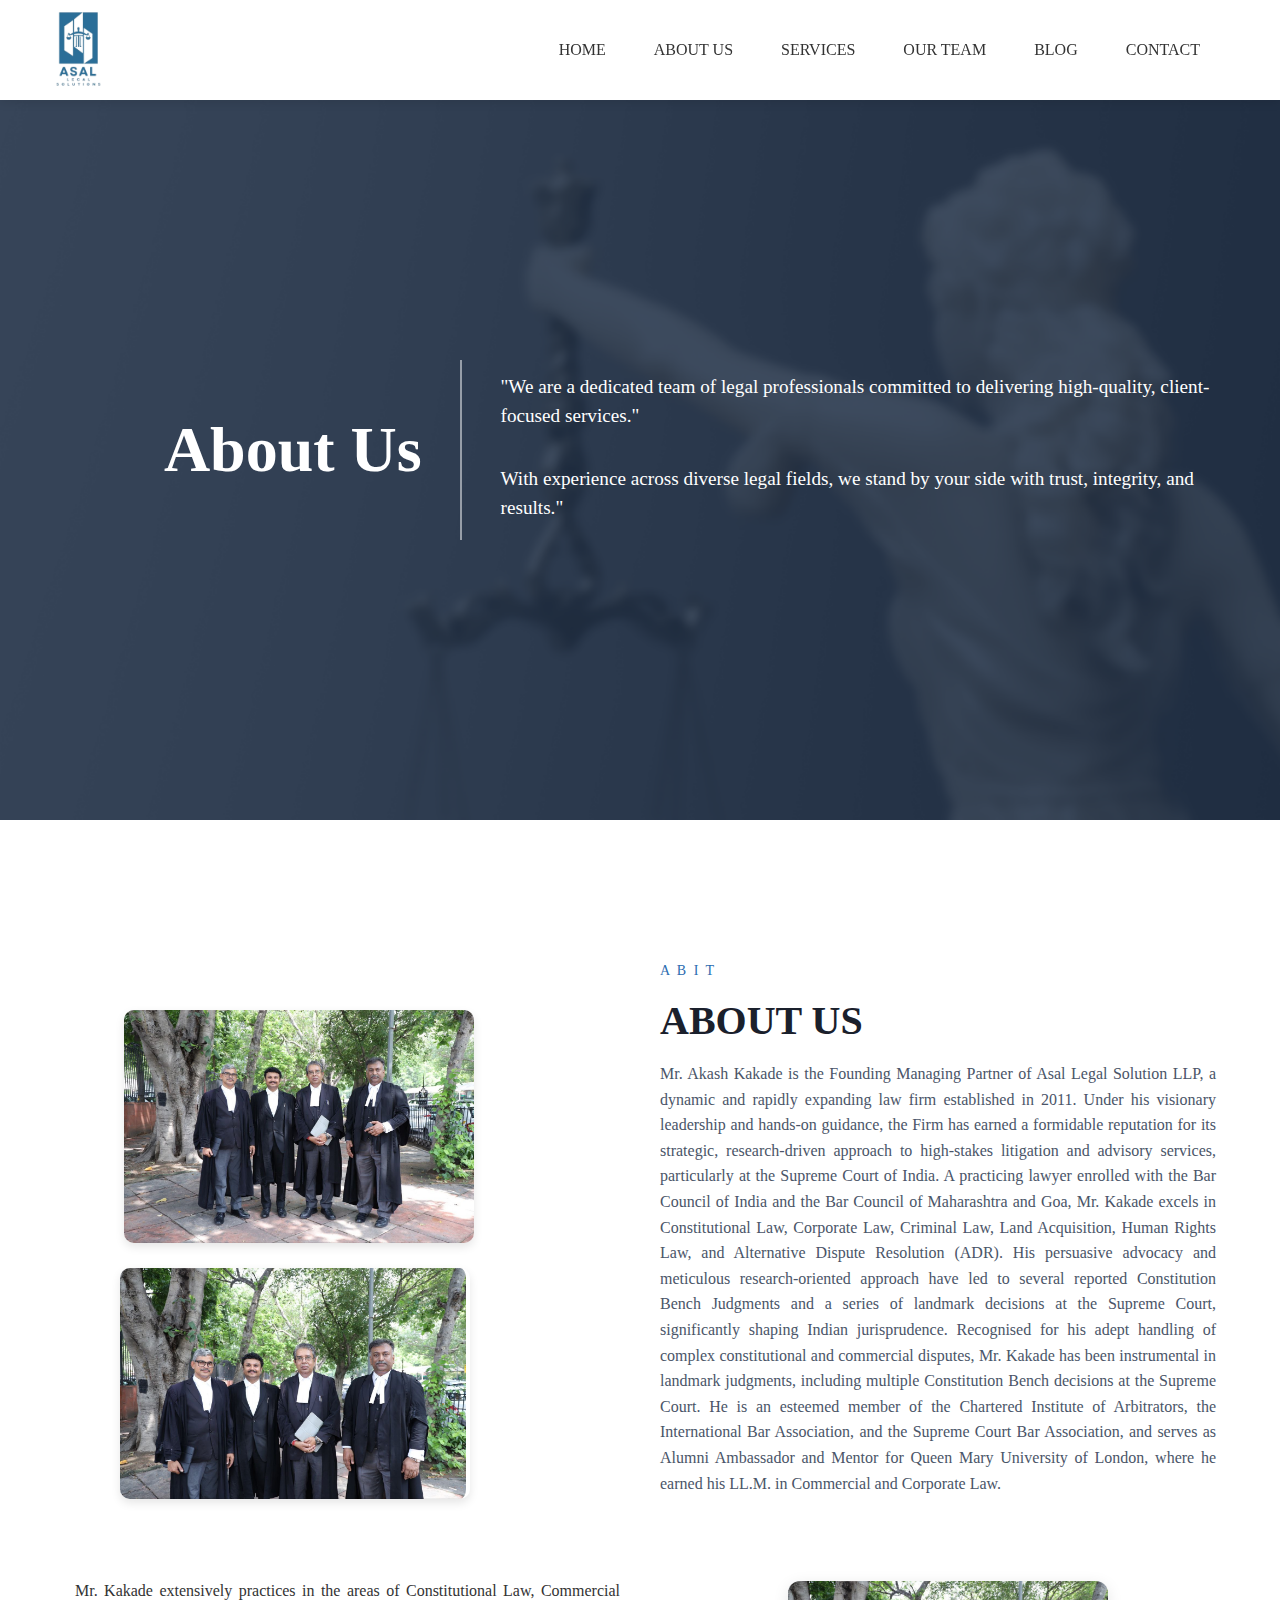
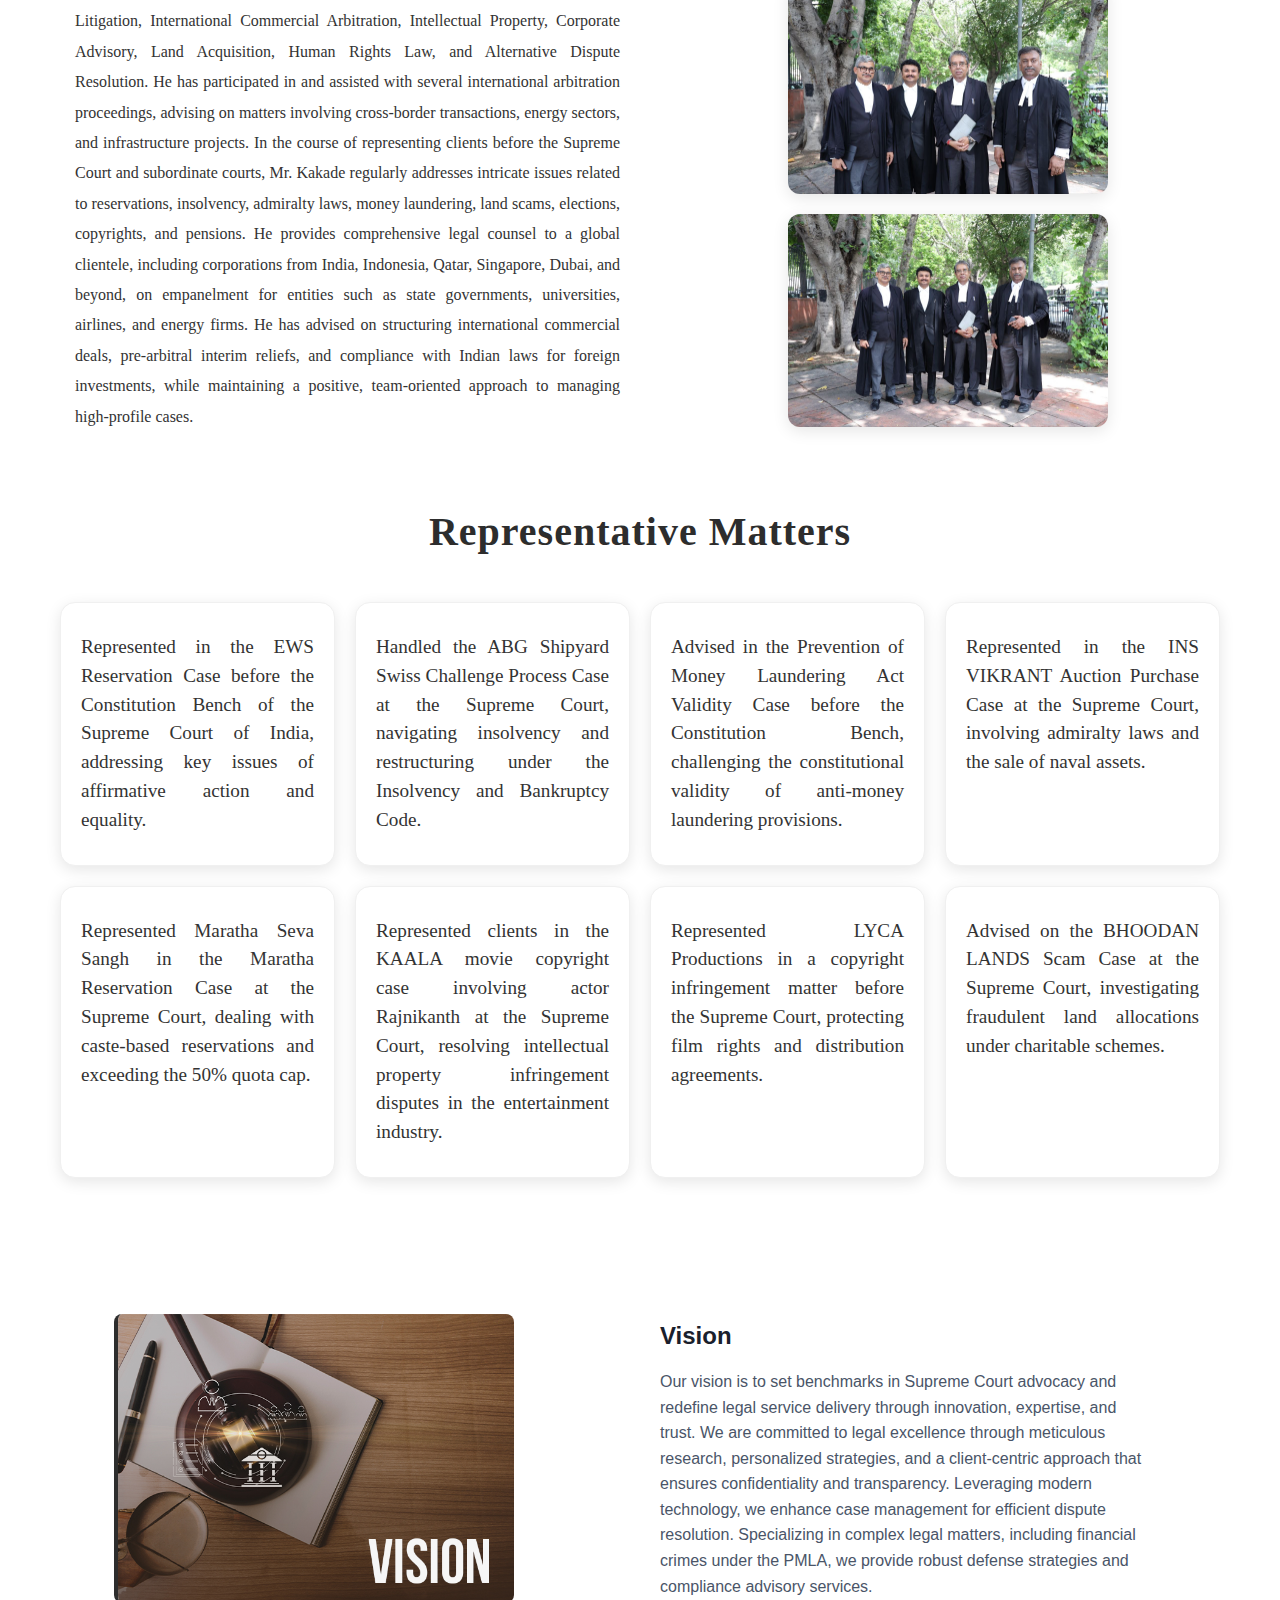
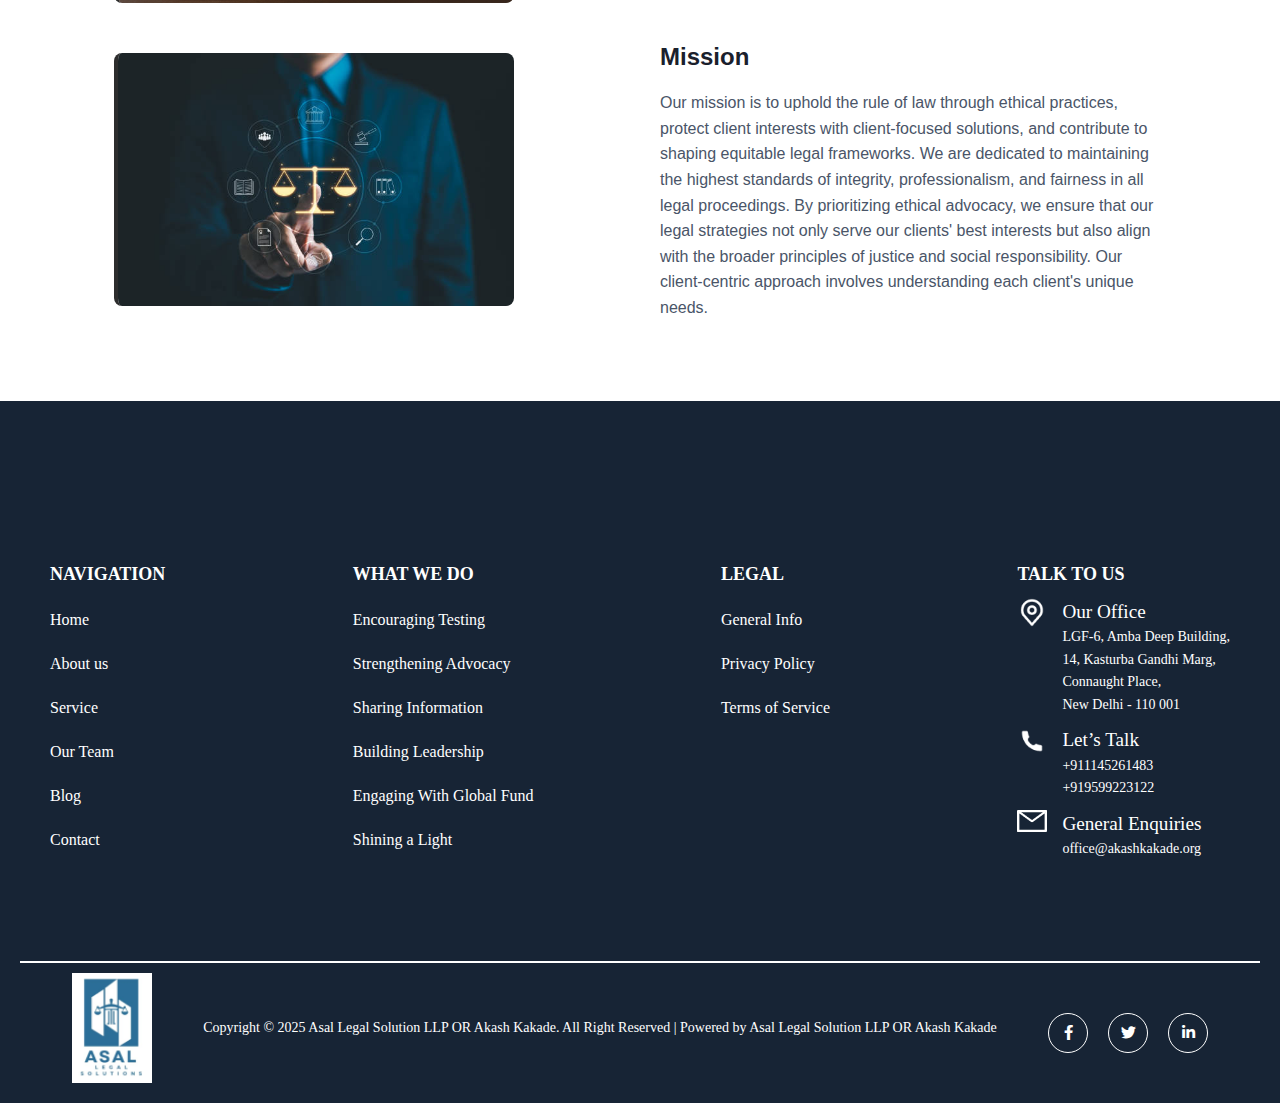
<file: aboutus.html>
<!DOCTYPE html>
<html lang="en">

<head>
  <meta charset="UTF-8">
  <meta name="viewport" content="width=device-width, initial-scale=1.0">
  <title>About us page</title>
  <link rel="stylesheet" href="styles/aboutus.css">
  <link rel="icon" type="image/png" href="images/logo.png" />
  <link href="https://cdnjs.cloudflare.com/ajax/libs/font-awesome/5.15.4/css/all.min.css" rel="stylesheet">
</head>
<style>
  .left-columns .horizontal-image {
    margin-top: 5px;
    margin-left: 6px;
    padding-right: 4px;
    min-height: 80px;
    object-fit: cover;
  }

  .team1-image {
    width: 180px;
    max-width: 100%;
    display: block;
    margin: 0 auto;
  }

  .team2-image {
    width: 200px;
    height: 140px;
    object-fit: cover;
  }

  /* Cards Section Styles */
  .cards-section {
    max-width: 1200px;
    margin: 60px auto;
    padding: 0 20px;
  }

  .cards-heading {
    text-align: center;
    font-size: 2.5rem;
    margin-bottom: 40px;
    color: #2d2d2d;
    font-weight: 700;
    letter-spacing: 1px;
  }

  .cards-container {
    display: grid;
    grid-template-columns: repeat(4, 1fr);
    gap: 20px;
    justify-content: center;
  }

  .card {
    background: #fff;
    border-radius: 15px;
    box-shadow: 0 4px 15px rgba(0, 0, 0, 0.1);
    padding: 30px 20px;
    font-size: 1.2rem;
    color: #333;
    text-align: center;
    font-weight: 500;
    transition: all 0.3s ease;
    border: 1px solid #f0f0f0;
    text-align: justify;
  }

  /* .card:hover {
    box-shadow: 0 8px 25px rgba(0,0,0,0.15);
    transform: translateY(-5px);
  } */

  /* Responsive Design */
  @media (max-width: 991px) {
    .cards-container {
      grid-template-columns: repeat(3, 1fr);
      gap: 18px;
    }

    .card {
      padding: 25px 15px;
      font-size: 1.1rem;
    }

    .cards-heading {
      font-size: 2rem;
    }
  }

  @media (max-width: 768px) {
    .cards-container {
      grid-template-columns: repeat(2, 1fr);
      gap: 15px;
    }

    .card {
      padding: 20px 15px;
      font-size: 1rem;
    }

    .cards-heading {
      font-size: 1.8rem;
      margin-bottom: 30px;
    }

    .cards-section {
      margin: 40px auto;
      padding: 0 15px;
    }
  }

  @media (max-width: 480px) {
    .cards-container {
      grid-template-columns: 1fr;
      gap: 12px;
    }

    .cards-heading {
      font-size: 1.5rem;
      margin-bottom: 25px;
    }

    .card {
      padding: 18px 12px;
      font-size: 0.95rem;
    }
  }

  /* About Swap Section Responsive Styles */
  .about-swap-section {
    max-width: 1200px;
    margin: -10px auto;
    display: flex;
    align-items: center;
    gap: 40px;
    padding: 0 20px;
    margin-bottom: 70px;
  }

  @media (max-width: 991px) {
    .about-swap-section {
      gap: 30px;
      margin: 40px auto;
    }
    
    .swap-description {
      font-size: 1rem;
    }
    
    .swap-image img {
      max-width: 300px;
    }
  }

  @media (max-width: 768px) {
    .about-swap-section {
      flex-direction: column;
      gap: 30px;
      text-align: center;
      margin: 30px auto;
      padding: 0 15px;
    }
    
    .swap-description {
      flex: none;
      width: 100%;
      font-size: 0.95rem;
      line-height: 1.6;
    }
    
    .swap-image {
      flex: none;
      width: 100%;
      gap: 15px;
    }
    
    .swap-image img {
      max-width: 280px;
    }
  }

  @media (max-width: 480px) {
    .about-swap-section {
      gap: 20px;
      margin: 20px auto;
      padding: 0 10px;
    }
    
    .swap-description {
      font-size: 0.9rem;
      line-height: 1.5;
    }
    
    .swap-image {
      gap: 12px;
    }
    
    .swap-image img {
      max-width: 250px;
    }
  }

  @media (max-width: 376px) {
    .about-swap-section {
      gap: 15px;
      margin: 15px auto;
      padding: 0 8px;
    }
    
    .swap-description {
      font-size: 0.85rem;
    }
    
    .swap-image img {
      max-width: 220px;
    }
  }
</style>
</head>
<style>
  @media (max-width: 376px) {
    h1.overlay-title {
      padding-top: 12.5rem;
    }

    /* .overlay-divider {
    width: 50px;
    margin: 2.5rem 0;
    margin-bottom: -1.5rem;
  } */

    .overlay-right {
      align-items: center;
      text-align: center;
      margin-top: -6.5rem;
    }

    nav .logo img {
      margin-left: 80%;
    }
  }

  @media (max-width: 480px) {
    .vm-image {
      padding-right: 18px;
    }
  }

  .vm-image {
    border-left: 4px solid #2d2d2d;
    border-radius: 18px 0 0 18px;
  }

  /* Image Gallery Alignment - Same as Index.html */
  .image-gallery {
    display: flex;
    flex-direction: row;
    gap: 20px;
    /* margin-bottom: 40px; */
    justify-content: center;
    align-items: flex-start;
    flex-wrap: nowrap;
    padding-left: 50px;
  }

  .left-columns {
    display: flex;
    flex-direction: column;
    gap: 20px;
    flex: 1;
    padding-top: 50px;
  }

  .team1-image,
  .team2-image,
  .horizontal-image,
  .stat-image {
    width: 100%;
    max-width: 350px;
    height: auto;
    border-radius: 10px;
    box-shadow: 0 4px 10px rgba(0, 0, 0, 0.1);
    margin-left: 10px;
    margin-right: 40px;
  }

  @media (max-width: 768px) {
    .image-gallery {
      flex-direction: row;
      flex-wrap: wrap;
      gap: 10px;
      justify-content: space-between;
      align-items: flex-start;
      padding: 0 10px;
    }

    .left-columns,
    .right-columns {
      gap: 10px;
      width: 48%;
      min-width: 45%;
      display: flex;
      flex-direction: column;
      align-items: center;
    }

    .team1-image,
    .team2-image,
    .horizontal-image,
    .stat-image {
      max-width: 100%;
      width: 100%;
      margin-left: 0;
      margin-right: 0;
      margin-bottom: 10px;
    }
  }

  @media (max-width: 480px) {
    .image-gallery {
      flex-direction: row;
      flex-wrap: wrap;
      gap: 8px;
      justify-content: space-between;
      align-items: flex-start;
      padding: 0 5px;
    }

    .left-columns,
    .right-columns {
      gap: 8px;
      width: 48%;
      min-width: 45%;
      display: flex;
      flex-direction: column;
      align-items: center;
    }

    .team1-image,
    .team2-image,
    .horizontal-image,
    .stat-image {
      max-width: 100%;
      width: 100%;
      margin-left: 0;
      margin-right: 0;
      margin-bottom: 8px;
    }
  }
</style>

<body>

  <header>
    <nav class="navbar">
      <div class="logo">
        <img src="images/WhatsApp_Image_2024-12-10_at_7.19.12_PM-removebg-preview 1 (1).png" alt="Logo">
      </div>
      <input type="checkbox" id="menu-checkbox" class="menu-checkbox">
      <label for="menu-checkbox" class="menu-icon">
        <span class="bar"></span>
        <span class="bar"></span>
        <span class="bar"></span>
      </label>
      <ul class="nav-links">
        <li><a href="index.html">HOME</a></li>
        <li><a href="aboutus.html">ABOUT US</a></li>
        <li><a href="service.html">SERVICES</a></li>
        <li><a href="ourteam.html">OUR TEAM</a></li>
        <li><a href="blog.html">BLOG</a></li>
        <li><a href="contact.html">CONTACT</a></li>
      </ul>
    </nav>
    <div class="background">
      <img src="images/background-img.png" alt="Background">
    </div>
    <div class="overlay">
      <div class="overlay-flex">
        <div class="overlay-left">
          <h1 class="overlay-title">About Us</h1>
        </div>
        <div class="overlay-divider"></div>
        <div class="overlay-right">
          <p class="overlay-quote">"We are a dedicated team of legal professionals committed to delivering high-quality,
            client-focused services."</p>
          <p class="overlay-quote">With experience across diverse legal fields, we stand by your side with trust,
            integrity, and results."</p>
        </div>
      </div>
    </div>

  </header>

  <!-- About Section -->
  <section class="about-section">
    <div class="image-gallery">
      <div class="left-columns">
        <img src="images/group-img-2.jpg" alt="Team Image 1" class="team1-image">
        <img src="images/group-img-3.jpg" alt="Horizontal Image" class="horizontal-image">
        
      </div>
    </div>

    <div class="about-content" id="about">
      <p class="abit-text">A B I T</p>
      <h2 class="about-title">ABOUT US</h2>
      <p class="description">
        Mr. Akash Kakade is the Founding Managing Partner of Asal Legal Solution LLP, a dynamic and rapidly expanding
        law firm established in 2011. Under his visionary leadership and hands-on guidance, the Firm has earned a
        formidable reputation for its strategic, research-driven approach to high-stakes litigation and advisory
        services, particularly at the Supreme Court of India. A practicing lawyer enrolled with the Bar Council of India
        and the Bar Council of Maharashtra and Goa, Mr. Kakade excels in Constitutional Law, Corporate Law, Criminal
        Law, Land Acquisition, Human Rights Law, and Alternative Dispute Resolution (ADR). His persuasive advocacy and
        meticulous research-oriented approach have led to several reported Constitution Bench Judgments and a series of
        landmark decisions at the Supreme Court, significantly shaping Indian jurisprudence.

        Recognised for his adept handling of complex constitutional and commercial disputes, Mr. Kakade has been
        instrumental in landmark judgments, including multiple Constitution Bench decisions at the Supreme Court.
        He is
        an esteemed member of the Chartered Institute of Arbitrators, the International Bar Association, and the Supreme
        Court Bar Association, and serves as Alumni Ambassador and Mentor for Queen Mary University of London, where he
        earned his LL.M. in Commercial and Corporate Law. 
      </p>
    </div>
  </section>

    <!-- New Section: Left Description, Right Image -->
    <section class="about-swap-section">
      <div class="swap-description" style="flex: 1;  line-height: 1.9; text-align: justify; padding-right: 15px; padding-left: 15px;">
        
        <p>
          

        Mr. Kakade extensively practices in the areas of Constitutional Law, Commercial Litigation, International
        Commercial Arbitration, Intellectual Property, Corporate Advisory, Land Acquisition, Human Rights Law, and
        Alternative Dispute Resolution. He has participated in and assisted with several international arbitration
        proceedings, advising on matters involving cross-border transactions, energy sectors, and infrastructure
        projects.

        In the course of representing clients before the Supreme Court and subordinate courts, Mr. Kakade regularly
        addresses intricate issues related to reservations, insolvency, admiralty laws, money laundering, land scams,
        elections, copyrights, and pensions. He provides comprehensive legal counsel to a global clientele, including
        corporations from India, Indonesia, Qatar, Singapore, Dubai, and beyond, on empanelment for entities such as
        state governments, universities, airlines, and energy firms.

        He has advised on structuring international commercial deals, pre-arbitral interim reliefs, and compliance with
        Indian laws for foreign investments, while maintaining a positive, team-oriented approach to managing
        high-profile cases.
        </p>
        
      </div>
      <div class="swap-image" style="flex: 1; display: flex; justify-content: center; align-items: center; flex-direction: column; gap: 20px;">
        <img src="images/group-img-3.jpg" alt="Asal Legal Team" style="max-width: 320px; width: 100%; border-radius: 12px; box-shadow: 0 4px 16px rgba(0,0,0,0.10);">
        <img src="images/group-img-2.jpg" alt="Asal Legal Team" style="max-width: 320px; width: 100%; border-radius: 12px; box-shadow: 0 4px 16px rgba(0,0,0,0.10);">
      </div>
    </section>

  <!-- Cards Section -->
  <section class="cards-section">
    <h2 class="cards-heading">Representative Matters</h2>
    <div class="cards-container">
      <div class="card">Represented in the EWS Reservation Case before the Constitution Bench of the Supreme Court of
        India, addressing key issues of affirmative action and equality.</div>
      <div class="card">Handled the ABG Shipyard Swiss Challenge Process Case at the Supreme Court, navigating
        insolvency and restructuring under the Insolvency and Bankruptcy Code.</div>
      <div class="card">Advised in the Prevention of Money Laundering Act Validity Case before the Constitution Bench,
        challenging the constitutional validity of anti-money laundering provisions.</div>
      <div class="card">Represented in the INS VIKRANT Auction Purchase Case at the Supreme Court, involving admiralty
        laws and the sale of naval assets.</div>
      <div class="card">Represented Maratha Seva Sangh in the Maratha Reservation Case at the Supreme Court, dealing
        with caste-based reservations and exceeding the 50% quota cap.</div>
      <div class="card">Represented clients in the KAALA movie copyright case involving actor Rajnikanth at the Supreme
        Court, resolving intellectual property infringement disputes in the entertainment industry.</div>
      <div class="card">Represented LYCA Productions in a copyright infringement matter before the Supreme Court,
        protecting film rights and distribution agreements.</div>
      <div class="card">Advised on the BHOODAN LANDS Scam Case at the Supreme Court, investigating fraudulent land
        allocations under charitable schemes.</div>
    </div>
  </section>

  <!-- Vision Mission Section -->
  <section class="vision-mission-section">
    <div class="container">
      <div class="row">
        <img src="images/vision-img.jpg" alt="Vision" class="vm-image">
        <div class="vm-content">
          <h2>Vision</h2>
          <p>
            Our vision is to set benchmarks in Supreme Court advocacy and redefine
            legal service delivery through innovation, expertise, and trust. We are committed to legal excellence
            through meticulous research, personalized strategies, and a client-centric approach that ensures
            confidentiality and transparency. Leveraging modern technology, we enhance case management for efficient
            dispute resolution. Specializing in complex legal matters, including financial crimes under the PMLA, we
            provide robust defense strategies and compliance advisory services.</p>
        </div>
      </div>
    </div>

    <div class="row">
      <img src="images/mission-img.jpg" alt="mission" class="vm-image">
      <div class="vm-content">
        <h2>Mission</h2>
        <p>Our mission is to uphold the rule of law through ethical practices, protect client interests with
          client-focused solutions, and contribute to shaping equitable legal frameworks. We are dedicated to
          maintaining the highest standards of integrity, professionalism, and fairness in all legal proceedings. By
          prioritizing ethical advocacy, we ensure that our legal strategies not only serve our clients' best interests
          but also align with the broader principles of justice and social responsibility. Our client-centric approach
          involves understanding each client's unique needs.</p>
      </div>
    </div>
    </div>
  </section>

  <!-- Footer Section -->
  <div class="footer">
    <div class="footer-container">
      <div class="footer-section">
        <h3>NAVIGATION</h3>
        <ul>
          <li><a href="index.html">Home</a></li>
          <li><a href="aboutus.html">About us</a></li>
          <li><a href="service.html">Service</a></li>
          <li><a href="ourteam.html">Our Team</a></li>
          <li><a href="blog.html">Blog</a></li>
          <li><a href="contact.html">Contact</a></li>

        </ul>
      </div>
      <div class="footer-section">
        <h3>WHAT WE DO</h3>
        <ul>
          <li><a href="#">Encouraging Testing</a></li>
          <li><a href="#">Strengthening Advocacy</a></li>
          <li><a href="#">Sharing Information</a></li>
          <li><a href="#">Building Leadership</a></li>
          <li><a href="#">Engaging With Global Fund</a></li>
          <li><a href="#">Shining a Light</a></li>
        </ul>
      </div>
      <div class="footer-section">
        <h3>LEGAL</h3>
        <ul>
          <li><a href="aboutus.html">General Info</a></li>
          <li><a href="privacy.html">Privacy Policy</a></li>
          <li><a href="services.html">Terms of Service</a></li>
        </ul>
      </div>
      <div class="footer-section">
        <h3>TALK TO US</h3>
        <ul>
          <li>
            <img src="images/akar-icons_location.png" alt="Location Icon" />
            <div class="info">
              <h4>Our Office</h4>
              <p>LGF-6, Amba Deep Building,<br>
                14, Kasturba Gandhi Marg,<br>
                Connaught Place,<br>
                New Delhi - 110 001 <br>

              </p>
            </div>
          </li>
          <li>
            <img src="images/ci_phone.png" alt="Phone Icon" />
            <div class="info">
              <h4>Let’s Talk</h4>
              <p><a href="tel:+911145261483">+911145261483</a></p>
              <p><a href="tel:+919599223122">+919599223122</a></p>
            </div>
          </li>
          <li>
            <img src="images/Vector (8).png" alt="Email Icon" />
            <div class="info">
              <h4>General Enquiries</h4>
              <p>
                <a href="office@akashkakade.org">office@akashkakade.org</a>
              </p>
            </div>
          </li>
        </ul>
      </div>
    </div>

    <div class="footer-bottom">
      <div class="footer-logo">
        <img src="images/WhatsApp Image 2024-12-10 at 7.19.12 PM 1 (1).png" alt="ASAL Solutions Logo" />
      </div>
      <p>
        Copyright © 2025 Asal Legal Solution LLP OR Akash Kakade. All Right Reserved | Powered by Asal Legal Solution
        LLP OR Akash Kakade

        <!-- <a href="https://tars.co.in/">TARS TECHNOLOGIES</a> -->
      </p>
      <div class="social-icons">
        <a href="#"><i class="fab fa-facebook-f"></i></a>
        <a href="#"><i class="fab fa-twitter"></i></a>
        <a href="https://www.linkedin.com/company/asal-legal-solution-llp/"><i class="fab fa-linkedin-in"></i></a>
      </div>
    </div>
  </div>
  </div>
</body>

</html>
</file>
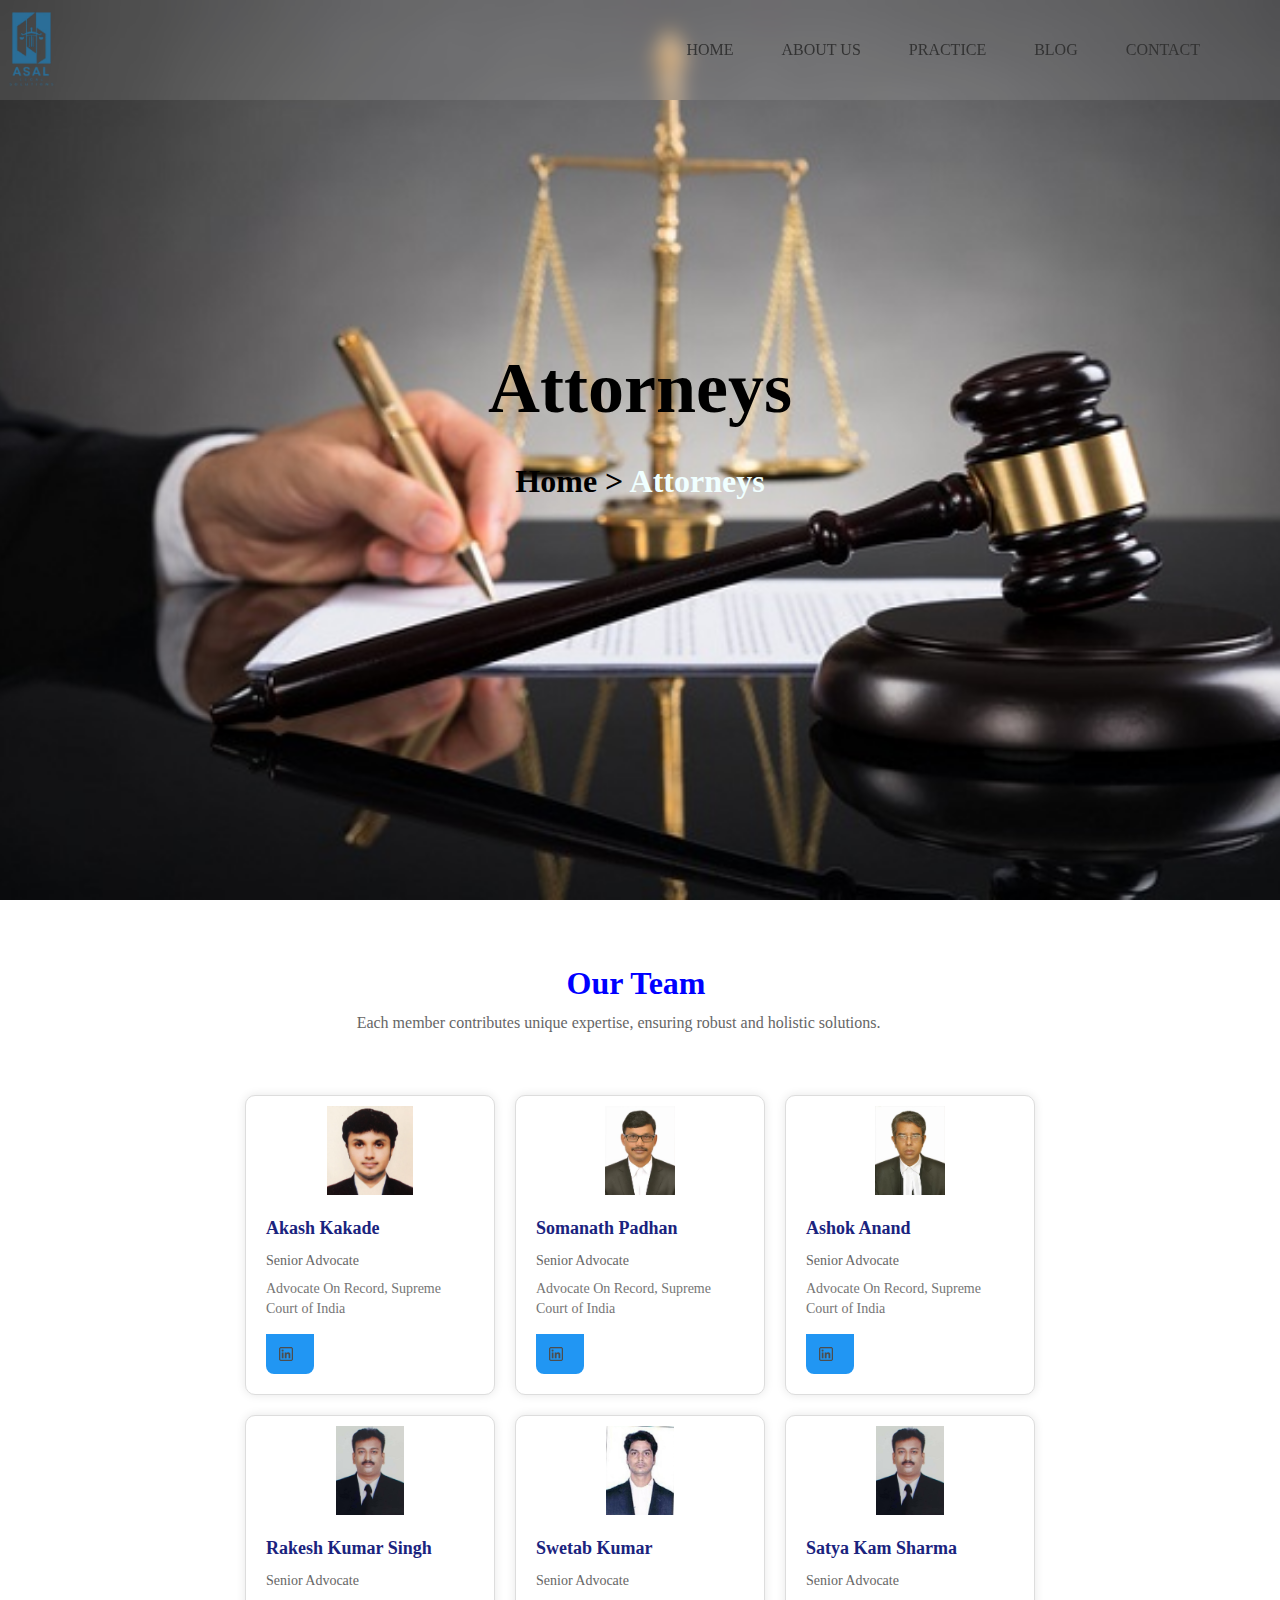
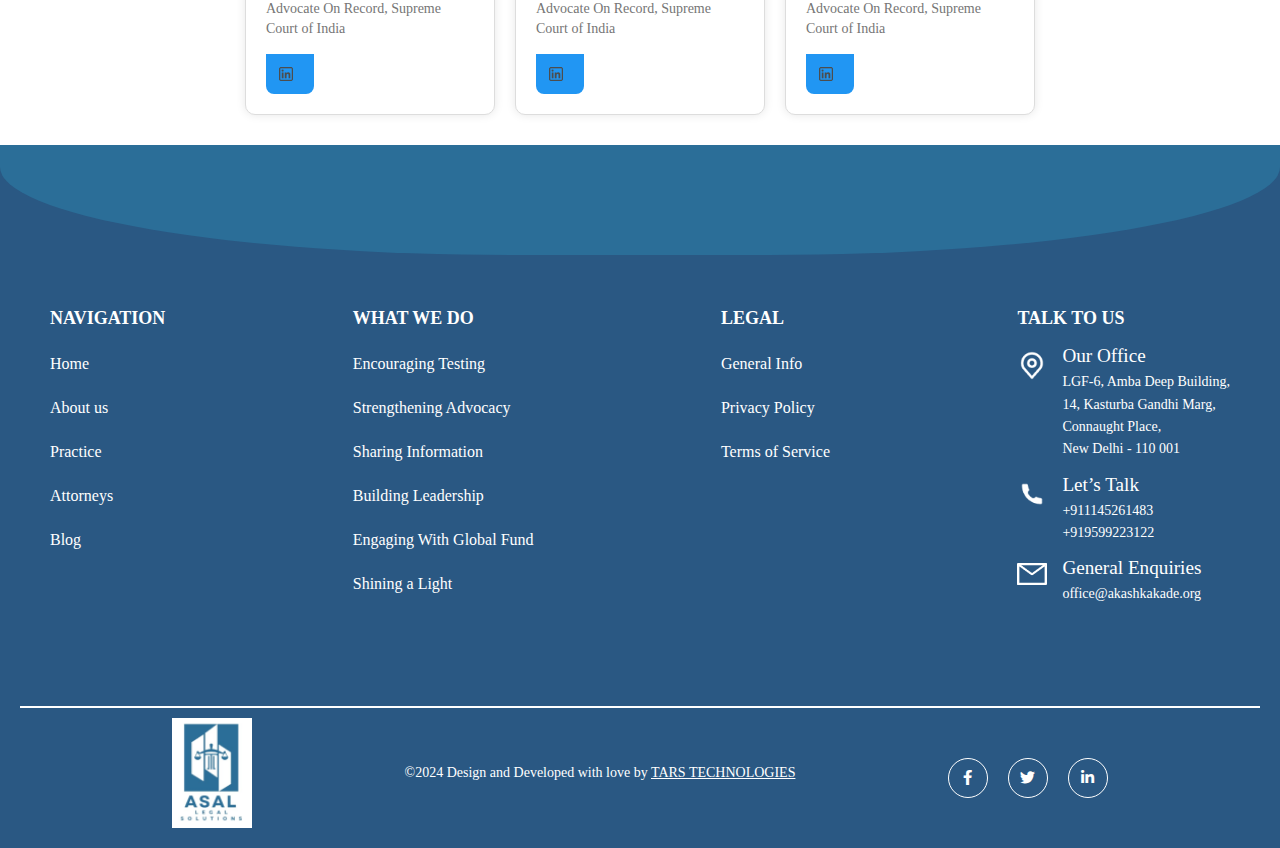
<file: attorneys.html>
<!DOCTYPE html>
<html lang="en">
<head>
  <meta charset="UTF-8">
  <meta name="viewport" content="width=device-width, initial-scale=1.0">
  <title>Attorneys Page</title>
  <link rel="stylesheet" href="styles/attorneys.css">
  <link rel="icon" type="image/png" href="images/logo.png" />
  <link href="https://cdnjs.cloudflare.com/ajax/libs/font-awesome/5.15.4/css/all.min.css" rel="stylesheet">
  <link href="https://fonts.googleapis.com/css2?family=Roboto:wght@400;700&family=Playfair+Display:wght@400;700&family=Lobster&display=swap" rel="stylesheet">

</head>
<body>
<section>
  <!--header section-->
  <header>
    <nav class="navbar">
        <div class="logo">
            <img src="images/WhatsApp_Image_2024-12-10_at_7.19.12_PM-removebg-preview 1 (1).png" alt="Logo">
        </div>
        <input type="checkbox" id="menu-checkbox" class="menu-checkbox">
        <label for="menu-checkbox" class="menu-icon">
            <span class="bar"></span>
            <span class="bar"></span>
            <span class="bar"></span>
        </label>
        <ul class="nav-links">
          <li><a href="index.html">HOME</a></li>
          <li><a href="aboutus.html">ABOUT US</a></li>
          <li><a href="practice.html">PRACTICE</a></li>
          <!-- <li><a href="attorneys.html">ATTORNEYS</a></li> -->
          <li><a href="blog.html">BLOG</a></li>
          <li><a href="contact.html">CONTACT</a></li>
        </ul>       
    </nav>
    <div class="background">
        <img src="images/attro.jpeg" alt="Background">
    </div>
    <div class="overlay">
        <h1>Attorneys</h1>
        <b><p>Home > <span>Attorneys</span></p></b>
    </div>  
</header>

<section>
    <!-- Hero Content -->
    <div class="team-container">
      <div class="team-header">
          <h2>Our Team</h2> <br>
       <p>Each member contributes unique expertise, ensuring robust and holistic solutions.</p>
      </div>

      
      
      <div class="team-grid">

        <div class="team-card">
          <div class="team-image">
              <img src="images/photo1.jpg" alt="Akash Kakade">
          </div>
          <h3 class="team-name">Akash Kakade</h3>
          <p class="team-position">Senior Advocate</p>
          <p class="team-description">Advocate On Record, Supreme <br>Court of India</p>
          <div class="social-container">
            <a href="https://www.linkedin.com/posts/asal-legal-solution-llp_asal-legal-solution-llp-linkedin-activity-7213521753505943553-fcUL?utm_source=share&utm_medium=member_deskto">  <img  src="images/icons8-linkedin-32.png" alt="Linkedin" class="social-icon"></a>
          </div>
      </div>
      
          <div class="team-card">
              <div class="team-image">
                  <img  src="images/image4.jpg" alt="Somanath Padhan">
              </div>
              <h3 class="team-name">Somanath Padhan</h3>
              <p class="team-position">Senior Advocate</p>
              <p class="team-description">Advocate On Record, Supreme <br>Court of India</p>
              <div class="social-container">
                <!-- <img src="images/facebook-f.png" alt="Facebook" class="social-icon"> -->
                <a href="https://www.linkedin.com/posts/asal-legal-solution-llp_asal-legal-solution-llp-linkedin-activity-7213521753505943553-fcUL?utm_source=share&utm_medium=member_deskto">  <img  src="images/icons8-linkedin-32.png" alt="Linkedin" class="social-icon"></a>
              
                
              </div>
          </div>

          <div class="team-card">
              <div class="team-image">
                  <img h  src="images/photo2.jpg" alt="Ashok Anand">
              </div>
              <h3 class="team-name">Ashok Anand</h3>
              <p class="team-position">Senior Advocate</p>
              <p class="team-description">Advocate On Record, Supreme <br> Court of India</p>
              <div class="social-container">
                <a href="https://www.linkedin.com/posts/asal-legal-solution-llp_asal-legal-solution-llp-linkedin-activity-7213521753505943553-fcUL?utm_source=share&utm_medium=member_deskto">  <img  src="images/icons8-linkedin-32.png" alt="Linkedin" class="social-icon"></a>
                 
              </div>
          </div>

          <div class="team-card">
              <div class="team-image">
                  <img src="images/image3.jpg" alt="Rakesh Kumar Singh">
              </div>
              <h3 class="team-name">Rakesh Kumar Singh</h3>
              <p class="team-position">Senior Advocate</p>
              <p class="team-description">Advocate On Record, Supreme <br>Court of India</p>
              <div class="social-container">
                <a href="https://www.linkedin.com/posts/asal-legal-solution-llp_asal-legal-solution-llp-linkedin-activity-7213521753505943553-fcUL?utm_source=share&utm_medium=member_deskto">  <img  src="images/icons8-linkedin-32.png" alt="Linkedin" class="social-icon"></a>
              </div>
          </div>

          <div class="team-card">
              <div class="team-image">
                  <img src="images/image5.jpg" alt="Swetab Kumar">
              </div>
              <h3 class="team-name">Swetab Kumar</h3>
              <p class="team-position">Senior Advocate</p>
              <p class="team-description">Advocate On Record, Supreme <br>Court of India</p>
              <div class="social-container">
                <a href="https://www.linkedin.com/posts/asal-legal-solution-llp_asal-legal-solution-llp-linkedin-activity-7213521753505943553-fcUL?utm_source=share&utm_medium=member_deskto">  <img  src="images/icons8-linkedin-32.png" alt="Linkedin" class="social-icon"></a>
              </div>
          </div>

      

          <div class="team-card">
              <div class="team-image">
                  <img src="images/image3.jpg" alt="Satya Kam Sharma">
              </div>
              <h3 class="team-name">Satya Kam Sharma</h3>
              <p class="team-position">Senior Advocate</p>
              <p class="team-description">Advocate On Record, Supreme <br>Court of India</p>
              <div class="social-container">
              <a href="https://www.linkedin.com/posts/asal-legal-solution-llp_asal-legal-solution-llp-linkedin-activity-7213521753505943553-fcUL?utm_source=share&utm_medium=member_deskto">  <img  src="images/icons8-linkedin-32.png" alt="Linkedin" class="social-icon"></a>
              </div>
          </div>
      </div>
  </div>
  <div class="footer">
    <div class="footer-container">
      <div class="footer-section">
        <h3>NAVIGATION</h3>
        <ul>
          <li><a href="index.html">Home</a></li>
          <li><a href="aboutus.html">About us</a></li>
          <li><a href="practice.html">Practice</a></li>
          <li><a href="attorneys.html">Attorneys</a></li>
          <li><a href="blog.html">Blog</a></li>
          
        </ul>
      </div>
      <div class="footer-section">
        <h3>WHAT WE DO</h3>
        <ul>
          <li><a href="#">Encouraging Testing</a></li>
          <li><a href="#">Strengthening Advocacy</a></li>
          <li><a href="#">Sharing Information</a></li>
          <li><a href="#">Building Leadership</a></li>
          <li><a href="#">Engaging With Global Fund</a></li>
          <li><a href="#">Shining a Light</a></li>
        </ul>
      </div>
      <div class="footer-section">
        <h3>LEGAL</h3>
        <ul>
          <li><a href="aboutus.html">General Info</a></li>
          <li><a href="privacy.html">Privacy Policy</a></li>
          <li><a href="service.html">Terms of Service</a></li>
        </ul>
      </div>
      <div class="footer-section">
        <h3>TALK TO US</h3>
        <ul>
          <li>
            <img src="images/akar-icons_location.png" alt="Location Icon" />
            <div class="info">
              <h4>Our Office</h4>
              <p>LGF-6, Amba Deep Building,<br>
                14, Kasturba Gandhi Marg,<br>
                Connaught Place,<br>
                New Delhi - 110 001 <br>
                 
              </p>
            </div>
          </li>
          <li>
            <img src="images/ci_phone.png" alt="Phone Icon" />
            <div class="info">
              <h4>Let’s Talk</h4>
              <p><a href="tel:+911145261483">+911145261483</a></p>
              <p><a href="tel:+919599223122">+919599223122</a></p>
            </div>
          </li>
          <li>
            <img src="images/Vector (8).png" alt="Email Icon" />
            <div class="info">
              <h4>General Enquiries</h4>
              <p>
                <a href="office@akashkakade.org"
                  >office@akashkakade.org</a>
                </p>
            </div>
          </li>
        </ul>
      </div>
    </div>

    <div class="footer-bottom">
      <div class="footer-logo">
        <img
          src="images/WhatsApp Image 2024-12-10 at 7.19.12 PM 1 (1).png"
          alt="ASAL Solutions Logo"
        />
      </div>
      <p>
        ©2024 Design and Developed with love by
        <a href="https://tars.co.in/">TARS TECHNOLOGIES</a>
      </p>
      <div class="social-icons">
        <a href="#"><i class="fab fa-facebook-f"></i></a>
        <a href="#"><i class="fab fa-twitter"></i></a>
        <a href="https://www.linkedin.com/company/asal-legal-solution-llp/"><i class="fab fa-linkedin-in"></i></a>
      </div>
      </div>   
    </div>
  </div>
      </body>
      </html>
</file>
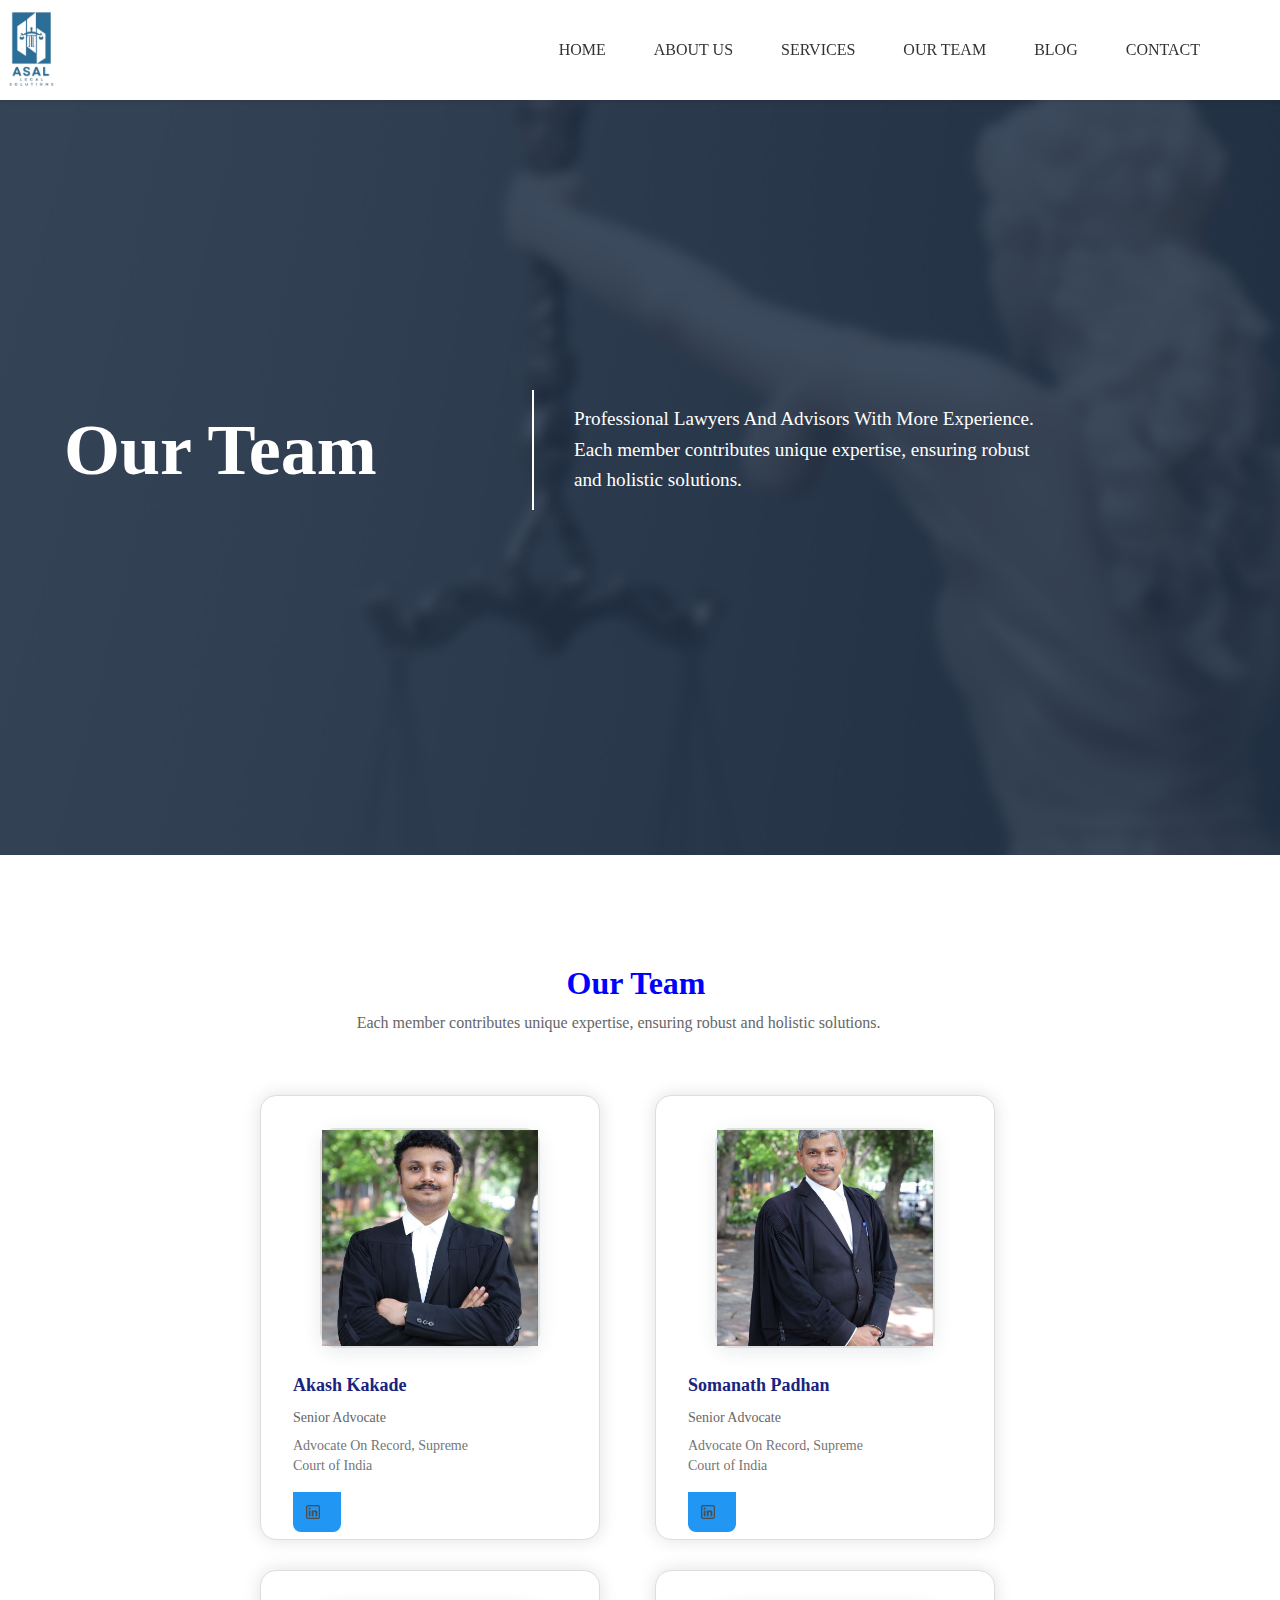
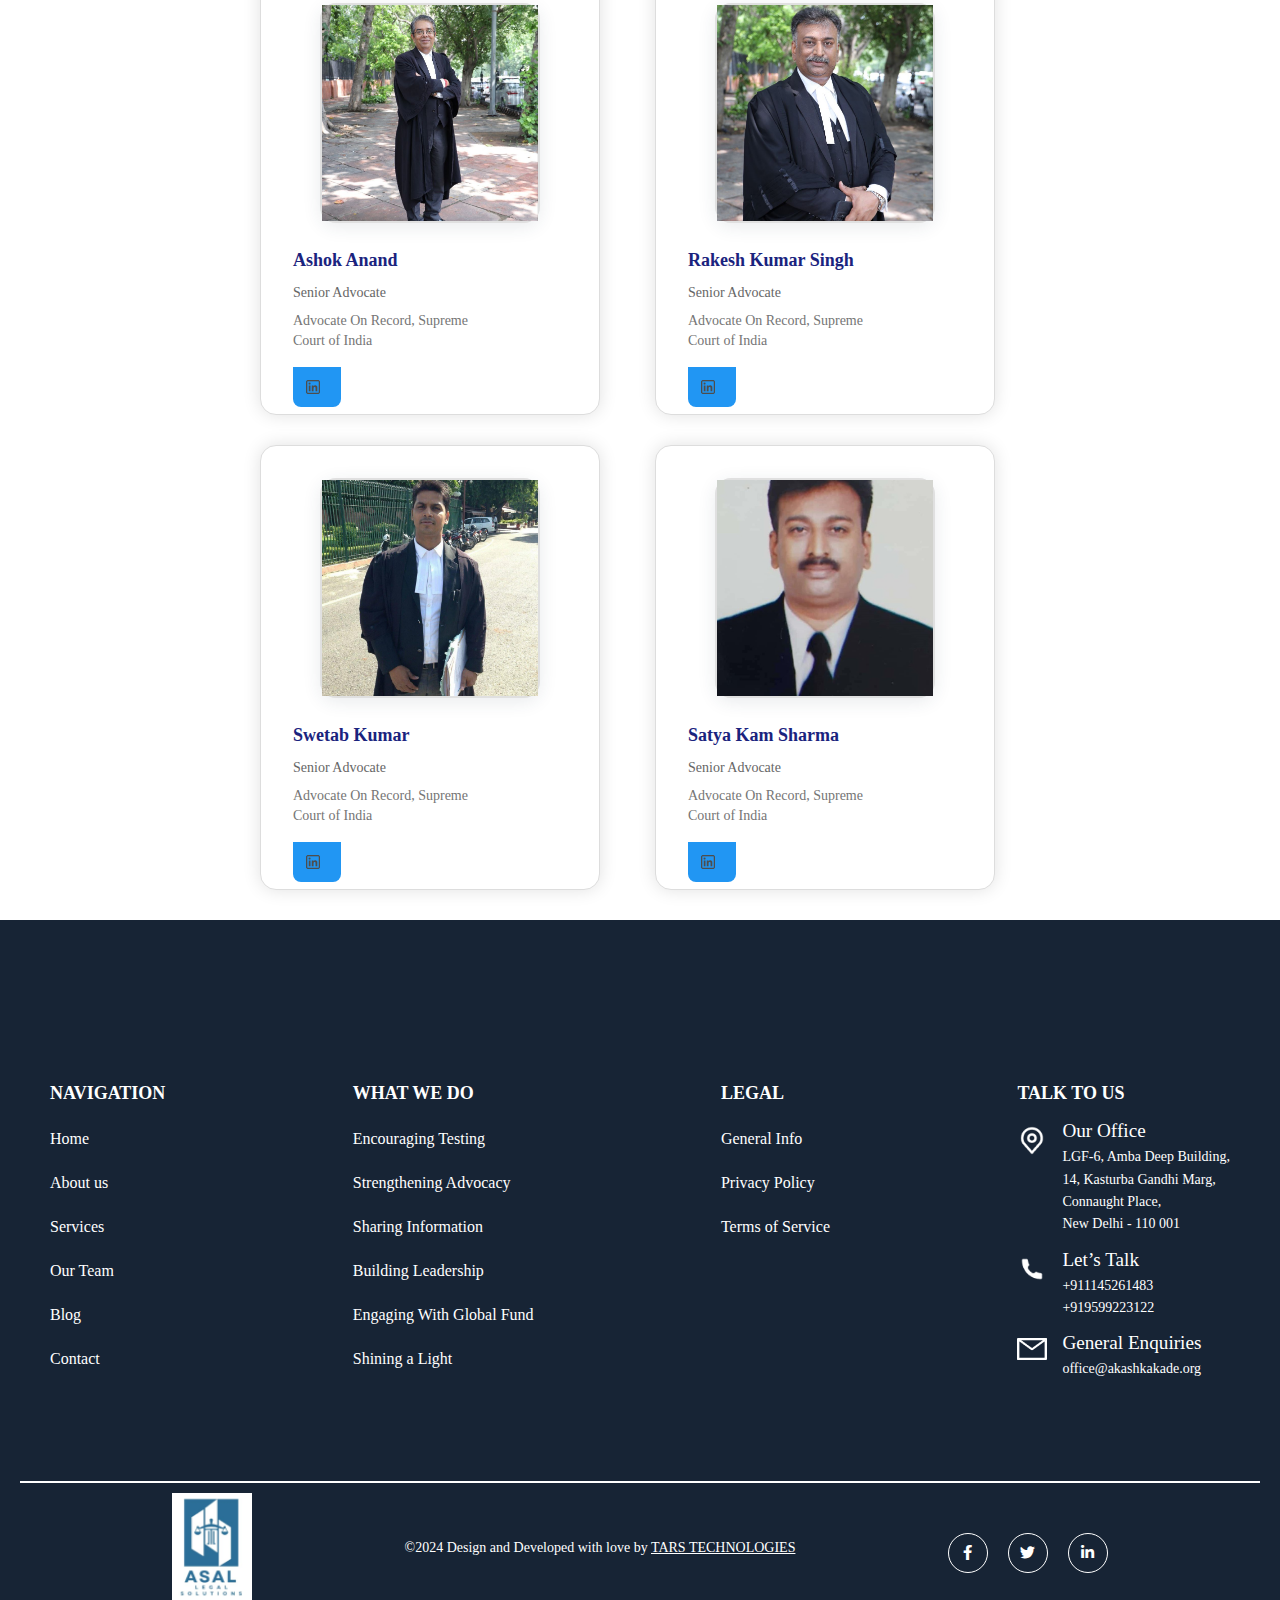
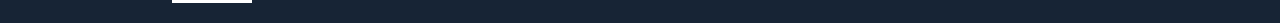
<file: ourteam.html>
<!DOCTYPE html>
<html lang="en">
<head>
  <meta charset="UTF-8">
  <meta name="viewport" content="width=device-width, initial-scale=1.0">
  <title>Attorneys Page</title>
  <link rel="stylesheet" href="styles/ourteam.css">
  <link rel="icon" type="image/png" href="images/logo.png" />
  <link href="https://cdnjs.cloudflare.com/ajax/libs/font-awesome/5.15.4/css/all.min.css" rel="stylesheet">
  <link href="https://fonts.googleapis.com/css2?family=Roboto:wght@400;700&family=Playfair+Display:wght@400;700&family=Lobster&display=swap" rel="stylesheet">

</head>
<body>
<section>
  <!--header section-->
  <header>
    <nav class="navbar">
        <div class="logo">
            <img src="images/WhatsApp_Image_2024-12-10_at_7.19.12_PM-removebg-preview 1 (1).png" alt="Logo">
        </div>
        <input type="checkbox" id="menu-checkbox" class="menu-checkbox">
        <label for="menu-checkbox" class="menu-icon">
            <span class="bar"></span>
            <span class="bar"></span>
            <span class="bar"></span>
        </label>
          <ul class="nav-links">
            <li><a href="index.html">HOME</a></li>
            <li><a href="aboutus.html">ABOUT US</a></li>
            <li><a href="service.html">SERVICES</a></li>
            <li><a href="ourteam.html">OUR TEAM</a></li>
            <li><a href="blog.html">BLOG</a></li>
            <li><a href="contact.html">CONTACT</a></li>
          </ul>       
    </nav>
    <div class="background">
        <img src="images/background-img.png" alt="Background">
    </div>
    <div class="overlay-flex">
        <div class="overlay-left">
            <h1>Our Team</h1>
        </div>
        <div class="overlay-divider"></div>
        <div class="overlay-right">
            <p>Professional Lawyers And Advisors With More Experience.</p>
            <p>Each member contributes unique expertise, ensuring robust <br/>and holistic solutions.</p>
        </div>
    </div>  
</header>

<section>
    <!-- Hero Content -->
    <div class="team-container">
      <div class="team-header">
          <h2>Our Team</h2> <br>
       <p>Each member contributes unique expertise, ensuring robust and holistic solutions.</p>
      </div>

      
      
      <div class="team-grid">
        <div class="team-card" onclick="goToMemberDetails('akash-kakade')">
          <div class="team-image">
              <img src="images/lawer-8.jpg" alt="Akash Kakade">
          </div>
          <h3 class="team-name">Akash Kakade</h3>
          <p class="team-position">Senior Advocate</p>
          <p class="team-description">Advocate On Record, Supreme <br>Court of India</p>
          <div class="social-container">
            <a href="https://www.linkedin.com/in/akash-kakade-46a96529/" onclick="event.stopPropagation()">  <img  src="images/icons8-linkedin-32.png" alt="Linkedin" class="social-icon"></a>
          </div>
      </div>
      
          <div class="team-card" onclick="goToMemberDetails('somanath-padhan')">
              <div class="team-image">
                  <img  src="images/lawer-3.jpg" alt="Somanath Padhan">
              </div>
              <h3 class="team-name">Somanath Padhan</h3>
              <p class="team-position">Senior Advocate</p>
              <p class="team-description">Advocate On Record, Supreme <br>Court of India</p>
              <div class="social-container">
                <!-- <img src="images/facebook-f.png" alt="Facebook" class="social-icon"> -->
                <a href="https://www.linkedin.com/in/somanath-padhan-a0463b55/" onclick="event.stopPropagation()">  <img  src="images/icons8-linkedin-32.png" alt="Linkedin" class="social-icon"></a>
              
                
              </div>
          </div>

          <div class="team-card" onclick="goToMemberDetails('ashok-anand')">
              <div class="team-image">
                  <img h  src="images/lawer-10.jpg" alt="Ashok Anand">
              </div>
              <h3 class="team-name">Ashok Anand</h3>
              <p class="team-position">Senior Advocate</p>
              <p class="team-description">Advocate On Record, Supreme <br> Court of India</p>
              <div class="social-container">
                <a href="https://www.linkedin.com/posts/asal-legal-solution-llp_asal-legal-solution-llp-linkedin-activity-7213521753505943553-fcUL?utm_source=share&utm_medium=member_deskto" onclick="event.stopPropagation()">  <img  src="images/icons8-linkedin-32.png" alt="Linkedin" class="social-icon"></a>
                 
              </div>
          </div>

          <div class="team-card" onclick="goToMemberDetails('rakesh-kumar-singh')">
              <div class="team-image">
                  <img src="images/lawer-7.jpg" alt="Rakesh Kumar Singh">
              </div>
              <h3 class="team-name">Rakesh Kumar Singh</h3>
              <p class="team-position">Senior Advocate</p>
              <p class="team-description">Advocate On Record, Supreme <br>Court of India</p>
              <div class="social-container">
                <a href="https://www.linkedin.com/posts/asal-legal-solution-llp_asal-legal-solution-llp-linkedin-activity-7213521753505943553-fcUL?utm_source=share&utm_medium=member_deskto" onclick="event.stopPropagation()">  <img  src="images/icons8-linkedin-32.png" alt="Linkedin" class="social-icon"></a>
              </div>
          </div>

          <div class="team-card" onclick="goToMemberDetails('swetab-kumar')">
              <div class="team-image">
                  <img src="images/lawer-11.jpg" alt="Swetab Kumar">
              </div>
              <h3 class="team-name">Swetab Kumar</h3>
              <p class="team-position">Senior Advocate</p>
              <p class="team-description">Advocate On Record, Supreme <br>Court of India</p>
              <div class="social-container">
                <a href="https://www.linkedin.com/posts/asal-legal-solution-llp_asal-legal-solution-llp-linkedin-activity-7213521753505943553-fcUL?utm_source=share&utm_medium=member_deskto" onclick="event.stopPropagation()">  <img  src="images/icons8-linkedin-32.png" alt="Linkedin" class="social-icon"></a>
              </div>
          </div>

      

          <div class="team-card" onclick="goToMemberDetails('satya-kam-sharma')">
              <div class="team-image">
                  <img src="images/image3.jpg" alt="Satya Kam Sharma">
              </div>
              <h3 class="team-name">Satya Kam Sharma</h3>
              <p class="team-position">Senior Advocate</p>
              <p class="team-description">Advocate On Record, Supreme <br>Court of India</p>
              <div class="social-container">
              <a href="https://www.linkedin.com/posts/asal-legal-solution-llp_asal-legal-solution-llp-linkedin-activity-7213521753505943553-fcUL?utm_source=share&utm_medium=member_deskto" onclick="event.stopPropagation()">  <img  src="images/icons8-linkedin-32.png" alt="Linkedin" class="social-icon"></a>
              </div>
          </div>
      </div>
  </div>
  <div class="footer">
    <div class="footer-container">
      <div class="footer-section">
        <h3>NAVIGATION</h3>
        <ul>
          <li><a href="index.html">Home</a></li>
          <li><a href="aboutus.html">About us</a></li>
          <li><a href="service.html">Services</a></li>
          <li><a href="ourteam.html">Our Team</a></li>
          <li><a href="blog.html">Blog</a></li>
          <li><a href="contact.html">Contact</a></li>
          
        </ul>
      </div>
      <div class="footer-section">
        <h3>WHAT WE DO</h3>
        <ul>
          <li><a href="#">Encouraging Testing</a></li>
          <li><a href="#">Strengthening Advocacy</a></li>
          <li><a href="#">Sharing Information</a></li>
          <li><a href="#">Building Leadership</a></li>
          <li><a href="#">Engaging With Global Fund</a></li>
          <li><a href="#">Shining a Light</a></li>
        </ul>
      </div>
      <div class="footer-section">
        <h3>LEGAL</h3>
        <ul>
          <li><a href="aboutus.html">General Info</a></li>
          <li><a href="privacy.html">Privacy Policy</a></li>
          <li><a href="service.html">Terms of Service</a></li>
        </ul>
      </div>
      <div class="footer-section">
        <h3>TALK TO US</h3>
        <ul>
          <li>
            <img src="images/akar-icons_location.png" alt="Location Icon" />
            <div class="info">
              <h4>Our Office</h4>
              <p>LGF-6, Amba Deep Building,<br>
                14, Kasturba Gandhi Marg,<br>
                Connaught Place,<br>
                New Delhi - 110 001 <br>
                 
              </p>
            </div>
          </li>
          <li>
            <img src="images/ci_phone.png" alt="Phone Icon" />
            <div class="info">
              <h4>Let’s Talk</h4>
              <p><a href="tel:+911145261483">+911145261483</a></p>
              <p><a href="tel:+919599223122">+919599223122</a></p>
            </div>
          </li>
          <li>
            <img src="images/Vector (8).png" alt="Email Icon" />
            <div class="info">
              <h4>General Enquiries</h4>
              <p>
                <a href="office@akashkakade.org"
                  >office@akashkakade.org</a>
                </p>
            </div>
          </li>
        </ul>
      </div>
    </div>

    <div class="footer-bottom">
      <div class="footer-logo">
        <img
          src="images/WhatsApp Image 2024-12-10 at 7.19.12 PM 1 (1).png"
          alt="ASAL Solutions Logo"
        />
      </div>
      <p>
        ©2024 Design and Developed with love by
        <a href="https://tars.co.in/">TARS TECHNOLOGIES</a>
      </p>
      <div class="social-icons">
        <a href="#"><i class="fab fa-facebook-f"></i></a>
        <a href="#"><i class="fab fa-twitter"></i></a>
        <a href="https://www.linkedin.com/company/asal-legal-solution-llp/"><i class="fab fa-linkedin-in"></i></a>
      </div>
      </div>   
    </div>
  </div>

  <script>
    function goToMemberDetails(memberId) {
      window.location.href = `team-member.html?member=${memberId}`;
    }
  </script>
      </body>
      </html>
</file>
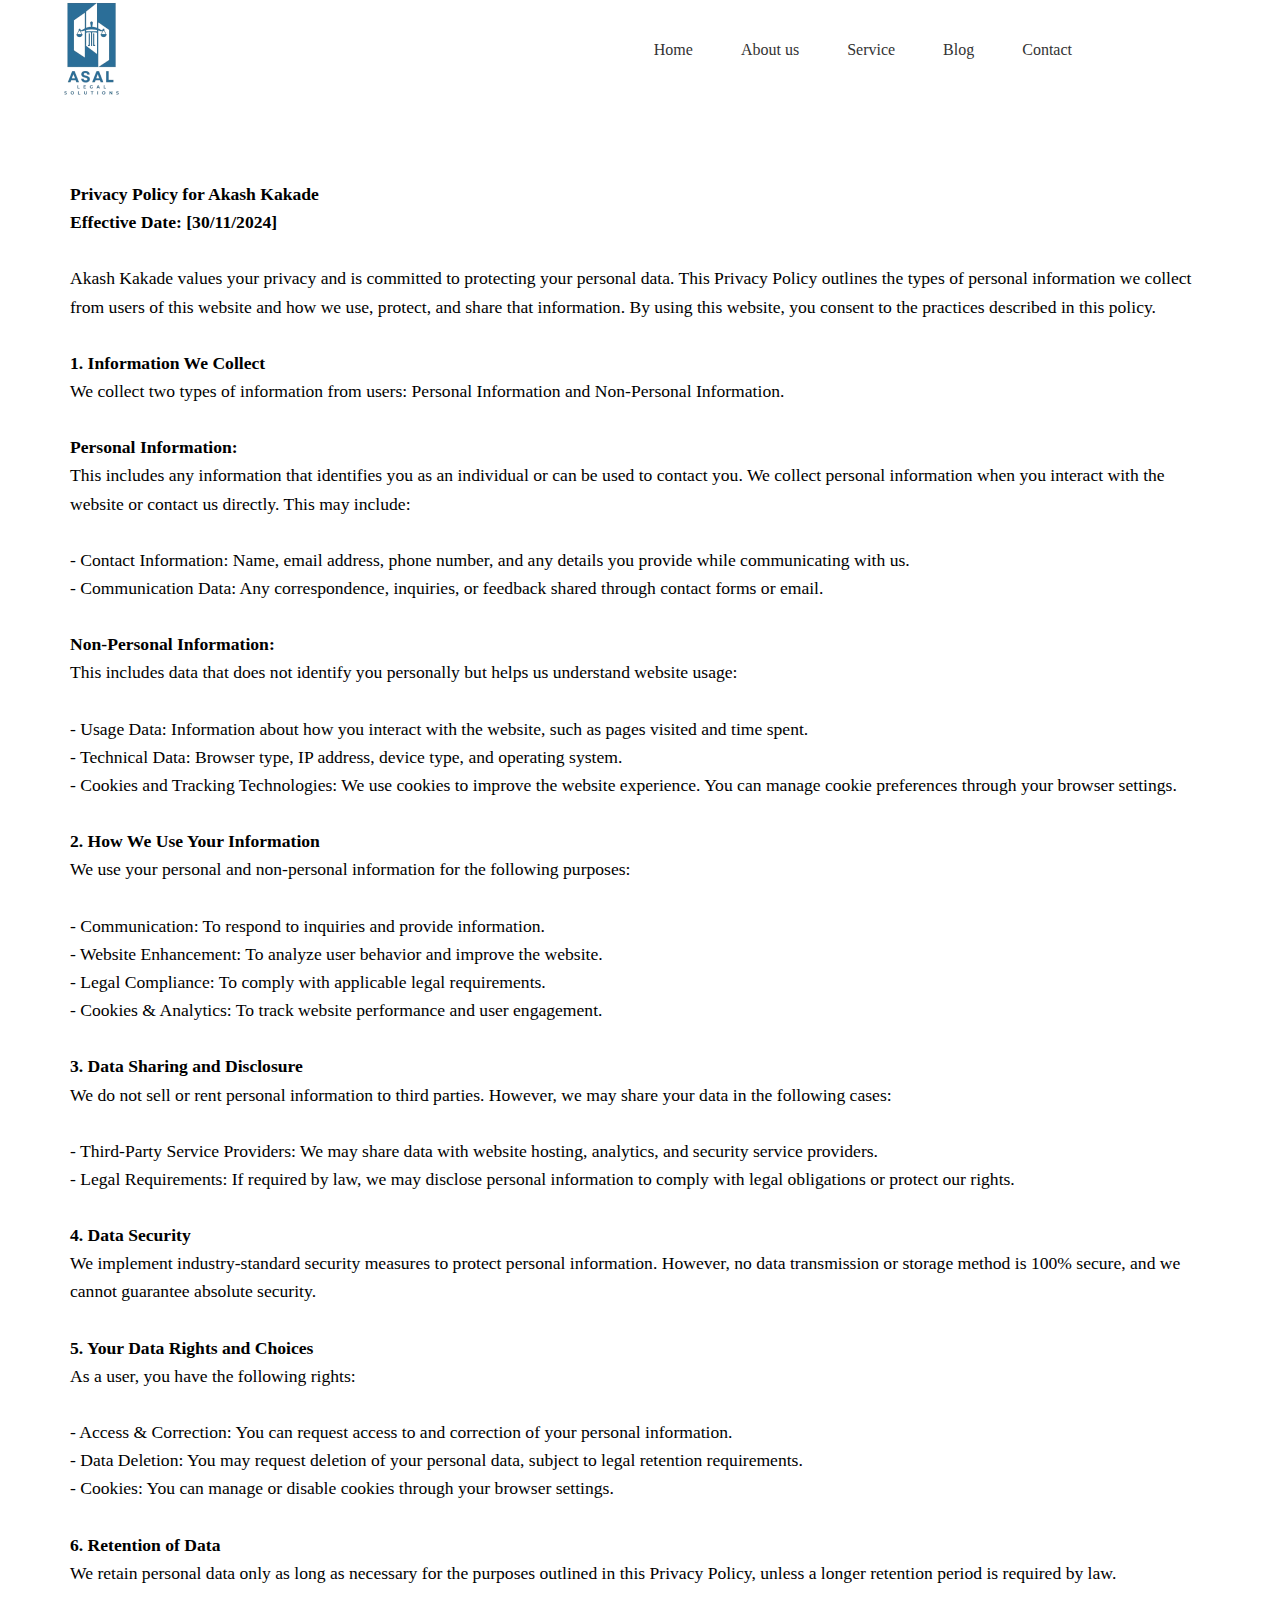
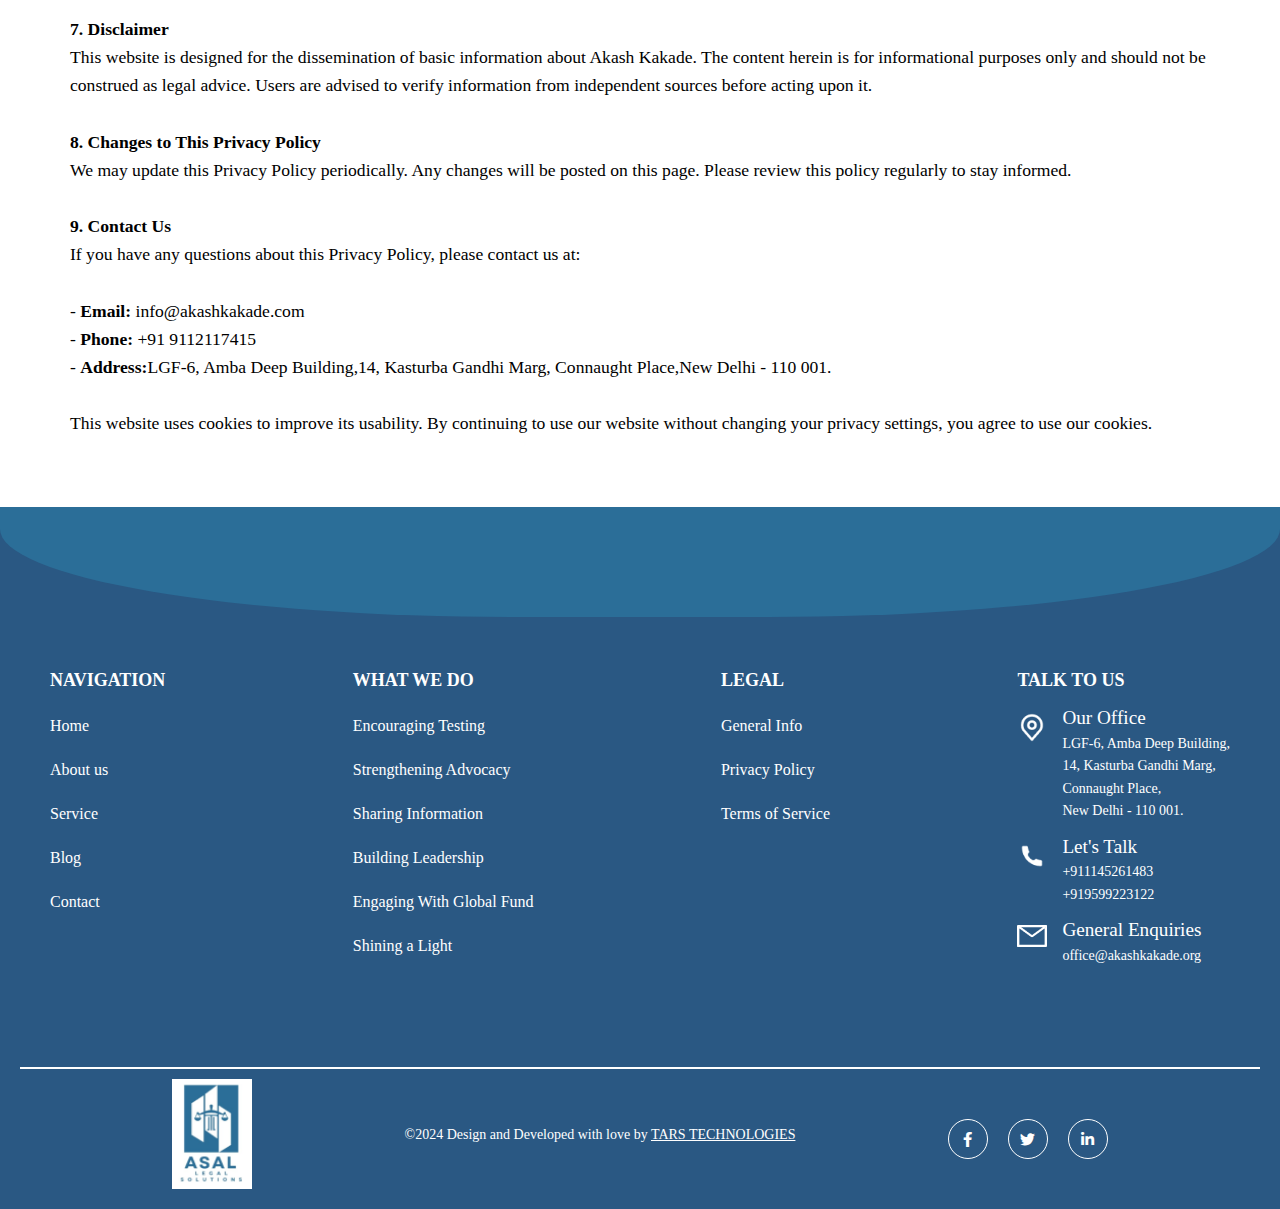
<file: privacy.html>
<!DOCTYPE html>
<html lang="en">
<head>
  <meta charset="UTF-8">
  <meta name="viewport" content="width=device-width, initial-scale=1.0">
  <title>Privacy</title>
  <link rel="stylesheet" href="https://cdnjs.cloudflare.com/ajax/libs/font-awesome/5.15.4/css/all.min.css">
  <link rel="icon" type="image/png" href="images/logo.png" />
  <style>
  * {
    margin: 0;
    padding: 0;
    box-sizing: border-box;
  }
  
  body {
    line-height: 1.5;
    color: #333;
    height: 100%;
    /* font-family: Arial, sans-serif; */
  }
  
  a {
    text-decoration: none;
    color: inherit;
  }
  
  img {
    max-width: 100%;
    height: auto;
    display: block;
  }
  
  /* Header Section */
  header {
    width: 100%;
    position: relative;
    min-height: 100vh;
  }
  
  header .background {
    position: absolute;
    top: 0;
    left: 0;
    right: 0;
    width: 100%;
    height: 100%;
    z-index: -1;
  }
  
  header h1 {
    font-size: 3.5rem;
    font-weight: 600;
  }
  
  header p {
    padding-top: 20px;
    font-size: 1.1rem;
    line-height: 1.6;
  }
  
  header p span {
    color: #f9b233;
  }
  
  /* Navigation Bar */
  nav {
    position: absolute;
    top: 0;
    width: 100%;
    display: flex;
    align-items: center;
    justify-content: space-between;
    background: white;
  }
  
  nav .logo img {
    width: auto;
    height: 100px;
    position: relative;
    margin-left: 80%;
  }
  
  nav .menu-checkbox {
    padding: 10px;
    display: none;
  }
  
  nav .menu-icon {
    display: none;
    cursor: pointer;
  }
  
  nav .menu-icon .bar {
    display: block;
    width: 25px;
    height: 3px;
    margin: 5px auto;
    background: #333;
  }
  
  nav .nav-links {
    margin-right: 15%;
    list-style: none;
    display: flex;
    gap: 1rem;
  }
  
  nav .nav-links li a {
    color: #333;
    font-size: 1rem;
    font-weight: 540;
    padding: 0.5rem 1rem;
    transition: color 0.3s ease;
  }
  
  nav .nav-links li a:hover {
    color: #f9b233;
  }

  /* Improved Hero Section */
  .hero {
    padding: 140px 50px 50px;
    display: flex;
    justify-content: center;
    width: 100%;
    min-height: calc(100vh - 100px);
  }
  
  .hero-content {
    max-width: 1200px;
    padding: 20px;
    color: black;
    /* background-color: rgba(255, 255, 255, 0.9); */
    border-radius: 5px;
    /* box-shadow: 0 0 10px rgba(0, 0, 0, 0.1); */
  }
  
  .hero-content h1 {
    margin-bottom: 20px;
    font-size: 2.5rem;
    font-weight: bold;
  }
  
  .hero-content p {
    font-size: 1.1rem;
    line-height: 1.6;
    color: black;
  }
  
  .hero-content strong {
    font-weight: 700;
  }
  
  /* Responsive adjustments */
  @media (max-width: 991px) {
    nav .nav-links {
      margin-right: 15%;
      top: 100%;
      width: 72%;
    }
    
    .hero {
      padding: 120px 30px 30px;
    }
  }
  
  @media (max-width: 768px) {
    nav .menu-icon {
      display: block;
      margin-right: 10px;
    }
  
    nav .nav-links {
      display: none;
      position: absolute;
      top: 100%;
      left: 0;
      flex-direction: column;
      background: #fffffff0;
      width: 100%;
      box-shadow: 0 4px 6px rgba(0, 0, 0, 0.1);
      z-index: 10;
      margin-top: 80px;
    }
  
    nav .nav-links li {
      text-align: center;
      padding: 0.5rem 0;
    }
  
    nav .menu-checkbox:checked ~ .nav-links {
      display: flex;
    }
    
    nav .logo img {
      height: 70px;
      margin-left: 20px;
    }
    
    .hero {
      padding: 100px 20px 20px;
    }
    
    .hero-content {
      padding: 15px;
    }
    
    .hero-content p {
      font-size: 1rem;
    }
  }
  
  @media (max-width: 480px) {
    nav .logo img {
      height: 50px;
      margin-left: 10px;
    }
  
    nav .nav-links {
      margin-top: 60px;
    }
    
    .hero {
      padding: 80px 15px 15px;
    }
    
    .hero-content {
      padding: 10px;
    }
    
    .hero-content p {
      font-size: 0.95rem;
    }
    
    nav .nav-links li a {
      font-size: 0.8rem;
    }
  }
 
  /*FOOTER SECTION*/
  .footer {
    position: relative;
    background-color: #2A5883;
    color: white;
    padding: 20px 20px;
    overflow: hidden;
  }
  
  .footer::before {
    content: '';
    position: absolute;
    top: -110px;
    left: 0;
    width: 100%;
    height: 220px;
    background-color: rgba(43, 110, 152, 1);
    border-radius: 40%;
  }
  
  .footer-container {
    display: flex;
    flex-wrap: wrap;
    justify-content: space-between;
    max-width: 1200px;
    margin: 0 auto;
    position: relative;
    align-items: flex-start;
  }
  
  .footer-section {
    margin: 90px 10px;
    text-align: left;
  }
  
  .footer-section h3 {
    font-size: 18px;
    margin-top: 50px;
    margin-bottom: 10px;
  }
  
  .footer-section ul {
    list-style: none;
    padding: 0;
  }
  
  .footer-section ul li {
    display: flex;
    align-items: flex-start;
    margin-bottom: 10px;
  }
  
  .footer-section ul li img {
    width: 30px;
    height: auto;
    margin-right: 15px;
    margin-top: 4%;
  }
  
  .footer-section ul li h4 {
    font-size: 1.2rem;
    font-weight: 540;
  }
  
  .footer-section ul li a {
    padding-top: 10px;
    line-height: 1.5;
    text-decoration: none;
  }
  
  .footer-section ul li a:hover {
    text-decoration: underline;
  }
  
  .footer-section p {
    font-size: 14px;
    line-height: 1.6;
  }
  
  .footer-section p i {
    margin-right: 10px;
  }
  
  .footer-bottom {
    display: flex;
    justify-content: space-evenly;
    align-items: center;
    border-top: 2px solid white;
    padding-top: 10px;
    text-align: center;
    flex-wrap: wrap;
  }
  
  .footer-logo img {
    width: 80px;
    height: 110px;
    padding-left: 20px 10px;
  }
  
  .footer-bottom p {
    font-size: 14px;
  }
  
  .footer-bottom p a {
    text-decoration: underline;
    transition: color 0.3s ease;
  }
  
  .footer-bottom a:hover {
    color: white;
  }
  
  .social-icons {
    display: flex;
    margin-top: 10px;
    gap: 20px;
  }
  
  .social-icons a {
    display: flex;
    justify-content: center;
    align-items: center;
    width: 40px;
    height: 40px;
    border: 1px solid white;
    border-radius: 50%;
    text-decoration: none;
    color: #ffffff;
    transition: all 0.3s ease;
  }
  
  .social-icons a:hover {
    background-color: #f1f1f1;
    border-color: #007bff;
    color: #007bff;
  }
  
  .social-icons a i {
    font-size: 15px;
  }
  
  /* Responsive Design */
  @media (max-width: 768px) {
    .footer-container {
      flex-direction: column;
      align-items: center;
      text-align: center; 
      padding: 10px;
    }
  
    .footer-section {
      flex: 1 1 100%;
      margin: 15px 0;
      padding: 5px;
      text-align: center; 
    }
  
    .footer-section h3 {
      font-size: 16px;
      margin-bottom: 5px;
      margin-top: 10px;
    }
  
    .footer-section ul {
      padding: 0;
    }
  
    .footer-section ul li {
      justify-content: center; 
    }
  
    .footer-section ul li h4 {
      font-size: 0.95rem;
      margin-bottom: 5px;
    }
  
    .footer-section ul li img {
      width: 25px;
      margin-right: 0; 
    }
  
    .footer-section ul li a {
      line-height: 1.4;
    }
  
    .footer-section p {
      font-size: 12px;
      line-height: 1.4;
      margin-top: 5px;
    }
  
    .footer-bottom {
      flex-direction: column;
      text-align: center;
      padding-top: 5px;
    }
  
    .footer-logo img {
      width: auto;
      height: 90px;
      margin: 10px auto;
    }
  
    .social-icons {
      gap: 8px;
      margin-top: 8px;
    }
  
    .social-icons a {
      width: 35px;
      height: 35px;
    }
  
    .social-icons a i {
      font-size: 13px;
    }
    .footer::before {
      width: 100%;
      height: 192px;
      top: -130px;
    }
  }
  
  @media (max-width: 480px) {
    .footer-container {
      flex-direction: column;
      align-items: center;
      text-align: center; 
      padding: 8px;
    }
  
    .footer-section {
      margin: 18px 0;
      padding: 5px;
      text-align: center; 
    }
  
    .footer-section h3 {
      font-size: 14px;
      margin-bottom: 5px;
      margin-top: 5px;
    }
  
    .footer-section ul {
      padding: 0;
    }
  
    .footer-section ul li {
      justify-content: center;
    }
  
    .footer-section ul li h4 {
      font-size: 0.85rem;
      margin-bottom: 5px;
    }
  
    .footer-section ul li img {
      width: 20px;
      margin-right: 0; 
    }
  
    .footer-section ul li a {
      line-height: 1.3;
    }
  
    .footer-section p {
      font-size: 11px;
      line-height: 1.3;
      margin-top: 5px;
    }
  
    .footer::before {
      width: 110%;
      height: 188px;
      top: -134px;
      left: -5%;
    }
  }
  </style>
</head>

<body>
  <header>
    <nav class="navbar">
        <div class="logo">
            <img src="images/WhatsApp_Image_2024-12-10_at_7.19.12_PM-removebg-preview 1 (1).png" alt="Logo">
        </div>
        <input type="checkbox" id="menu-checkbox" class="menu-checkbox">
        <label for="menu-checkbox" class="menu-icon">
            <span class="bar"></span>
            <span class="bar"></span>
            <span class="bar"></span>
        </label>
        <ul class="nav-links">
          <li><a href="index.html">Home</a></li>
          <li><a href="aboutus.html">About us</a></li>
          <li><a href="service.html">Service</a></li>
          <!-- <li><a href="attorneys.html">Attorneys</a></li> -->
          <li><a href="blog.html">Blog</a></li>
          <li><a href="contact.html">Contact</a></li>
        </ul>       
    </nav>
    <section class="hero">
      <div class="hero-content">
        <p><strong>Privacy Policy for Akash Kakade</strong><br>
        <strong>Effective Date: [30/11/2024]</strong><br><br>
        Akash Kakade values your privacy and is committed to protecting your personal data. This Privacy Policy outlines the types of personal information we collect from users of this website and how we use, protect, and share that information. By using this website, you consent to the practices described in this policy.<br><br>
    
        <strong>1. Information We Collect</strong><br>
        We collect two types of information from users: Personal Information and Non-Personal Information.<br><br>
    
        <strong>Personal Information:</strong><br>
        This includes any information that identifies you as an individual or can be used to contact you. We collect personal information when you interact with the website or contact us directly. This may include:<br><br>
        - Contact Information: Name, email address, phone number, and any details you provide while communicating with us.<br>
        - Communication Data: Any correspondence, inquiries, or feedback shared through contact forms or email.<br><br>
    
        <strong>Non-Personal Information:</strong><br>
        This includes data that does not identify you personally but helps us understand website usage:<br><br>
        - Usage Data: Information about how you interact with the website, such as pages visited and time spent.<br>
        - Technical Data: Browser type, IP address, device type, and operating system.<br>
        - Cookies and Tracking Technologies: We use cookies to improve the website experience. You can manage cookie preferences through your browser settings.<br><br>
    
        <strong>2. How We Use Your Information</strong><br>
        We use your personal and non-personal information for the following purposes:<br><br>
        - Communication: To respond to inquiries and provide information.<br>
        - Website Enhancement: To analyze user behavior and improve the website.<br>
        - Legal Compliance: To comply with applicable legal requirements.<br>
        - Cookies & Analytics: To track website performance and user engagement.<br><br>
    
        <strong>3. Data Sharing and Disclosure</strong><br>
        We do not sell or rent personal information to third parties. However, we may share your data in the following cases:<br><br>
        - Third-Party Service Providers: We may share data with website hosting, analytics, and security service providers.<br>
        - Legal Requirements: If required by law, we may disclose personal information to comply with legal obligations or protect our rights.<br><br>
    
        <strong>4. Data Security</strong><br>
        We implement industry-standard security measures to protect personal information. However, no data transmission or storage method is 100% secure, and we cannot guarantee absolute security.<br><br>
    
        <strong>5. Your Data Rights and Choices</strong><br>
        As a user, you have the following rights:<br><br>
        - Access & Correction: You can request access to and correction of your personal information.<br>
        - Data Deletion: You may request deletion of your personal data, subject to legal retention requirements.<br>
        - Cookies: You can manage or disable cookies through your browser settings.<br><br>
    
        <strong>6. Retention of Data</strong><br>
        We retain personal data only as long as necessary for the purposes outlined in this Privacy Policy, unless a longer retention period is required by law.<br><br>
    
        <strong>7. Disclaimer</strong><br>
        This website is designed for the dissemination of basic information about Akash Kakade. The content herein is for informational purposes only and should not be construed as legal advice. Users are advised to verify information from independent sources before acting upon it.<br><br>
    
        <strong>8. Changes to This Privacy Policy</strong><br>
        We may update this Privacy Policy periodically. Any changes will be posted on this page. Please review this policy regularly to stay informed.<br><br>
    
        <strong>9. Contact Us</strong><br>
        If you have any questions about this Privacy Policy, please contact us at:<br><br>
        - <strong>Email:</strong> info@akashkakade.com<br>
        - <strong>Phone:</strong> +91 9112117415<br>
        - <strong>Address:</strong>LGF-6, Amba Deep Building,14, Kasturba Gandhi Marg, Connaught Place,New Delhi - 110 001.<br><br>
    
        This website uses cookies to improve its usability. By continuing to use our website without changing your privacy settings, you agree to use our cookies.</p>
      </div>
    </section>
  </header>

  <!-- Footer Section -->
  <div class="footer">
    <div class="footer-container">
      <div class="footer-section">
        <h3>NAVIGATION</h3>
        <ul>
        <li><a href="index.html">Home</a></li>
          <li><a href="aboutus.html">About us</a></li>
          <li><a href="service.html">Service</a></li>
          <!-- <li><a href="attorneys.html">Attorneys</a></li> -->
          <li><a href="blog.html">Blog</a></li>
          <li><a href="contact.html">Contact</a></li>
        
        </ul>
      </div>
      <div class="footer-section">
        <h3>WHAT WE DO</h3>
        <ul>
          <li><a href="#">Encouraging Testing</a></li>
          <li><a href="#">Strengthening Advocacy</a></li>
          <li><a href="#">Sharing Information</a></li>
          <li><a href="#">Building Leadership</a></li>
          <li><a href="#">Engaging With Global Fund</a></li>
          <li><a href="#">Shining a Light</a></li>
        </ul>
      </div>
      <div class="footer-section">
        <h3>LEGAL</h3>
        <ul>
          <li><a href="aboutus.html">General Info</a></li>
          <li><a href="privacy.html">Privacy Policy</a></li>
          <li><a href="services.html">Terms of Service</a></li>
        </ul>
      </div>
      <div class="footer-section">
        <h3>TALK TO US</h3>
        <ul>
          <li>
            <img src="images/akar-icons_location.png" alt="Location Icon" />
            <div class="info">
              <h4>Our Office</h4>
              <p>LGF-6, Amba Deep Building,<br>
                14, Kasturba Gandhi Marg,<br>
                Connaught Place,<br>
                New Delhi - 110 001.<br>
                
              </p>
            </div>
          </li>
          <li>
            <img src="images/ci_phone.png" alt="Phone Icon" />
            <div class="info">
              <h4>Let's Talk</h4>
              <p><a href="tel:+911145261483">+911145261483</a></p>
              <p><a href="tel:+919599223122">+919599223122</a></p>
            </div>
          </li>
          <li>
            <img src="images/Vector (8).png" alt="Email Icon" />
            <div class="info">
              <h4>General Enquiries</h4>
              <p>
                <a href="office@akashkakade.org"
                  >office@akashkakade.org</a
                >
              </p>
            </div>
          </li>
        </ul>
      </div>
    </div>

    <div class="footer-bottom">
      <div class="footer-logo">
        <img
          src="images/WhatsApp Image 2024-12-10 at 7.19.12 PM 1 (1).png"
          alt="ASAL Solutions Logo"
        />
      </div>
      <p>
        ©2024 Design and Developed with love by
        <a href="https://tars.co.in/">TARS TECHNOLOGIES</a>
      </p>
      <div class="social-icons">
        <a href="#"><i class="fab fa-facebook-f"></i></a>
        <a href="#"><i class="fab fa-twitter"></i></a>
        <a href="https://www.linkedin.com/company/asal-legal-solution-llp/"><i class="fab fa-linkedin-in"></i></a>
      </div>
    </div>   
  </div>
</body>
</html>
</file>
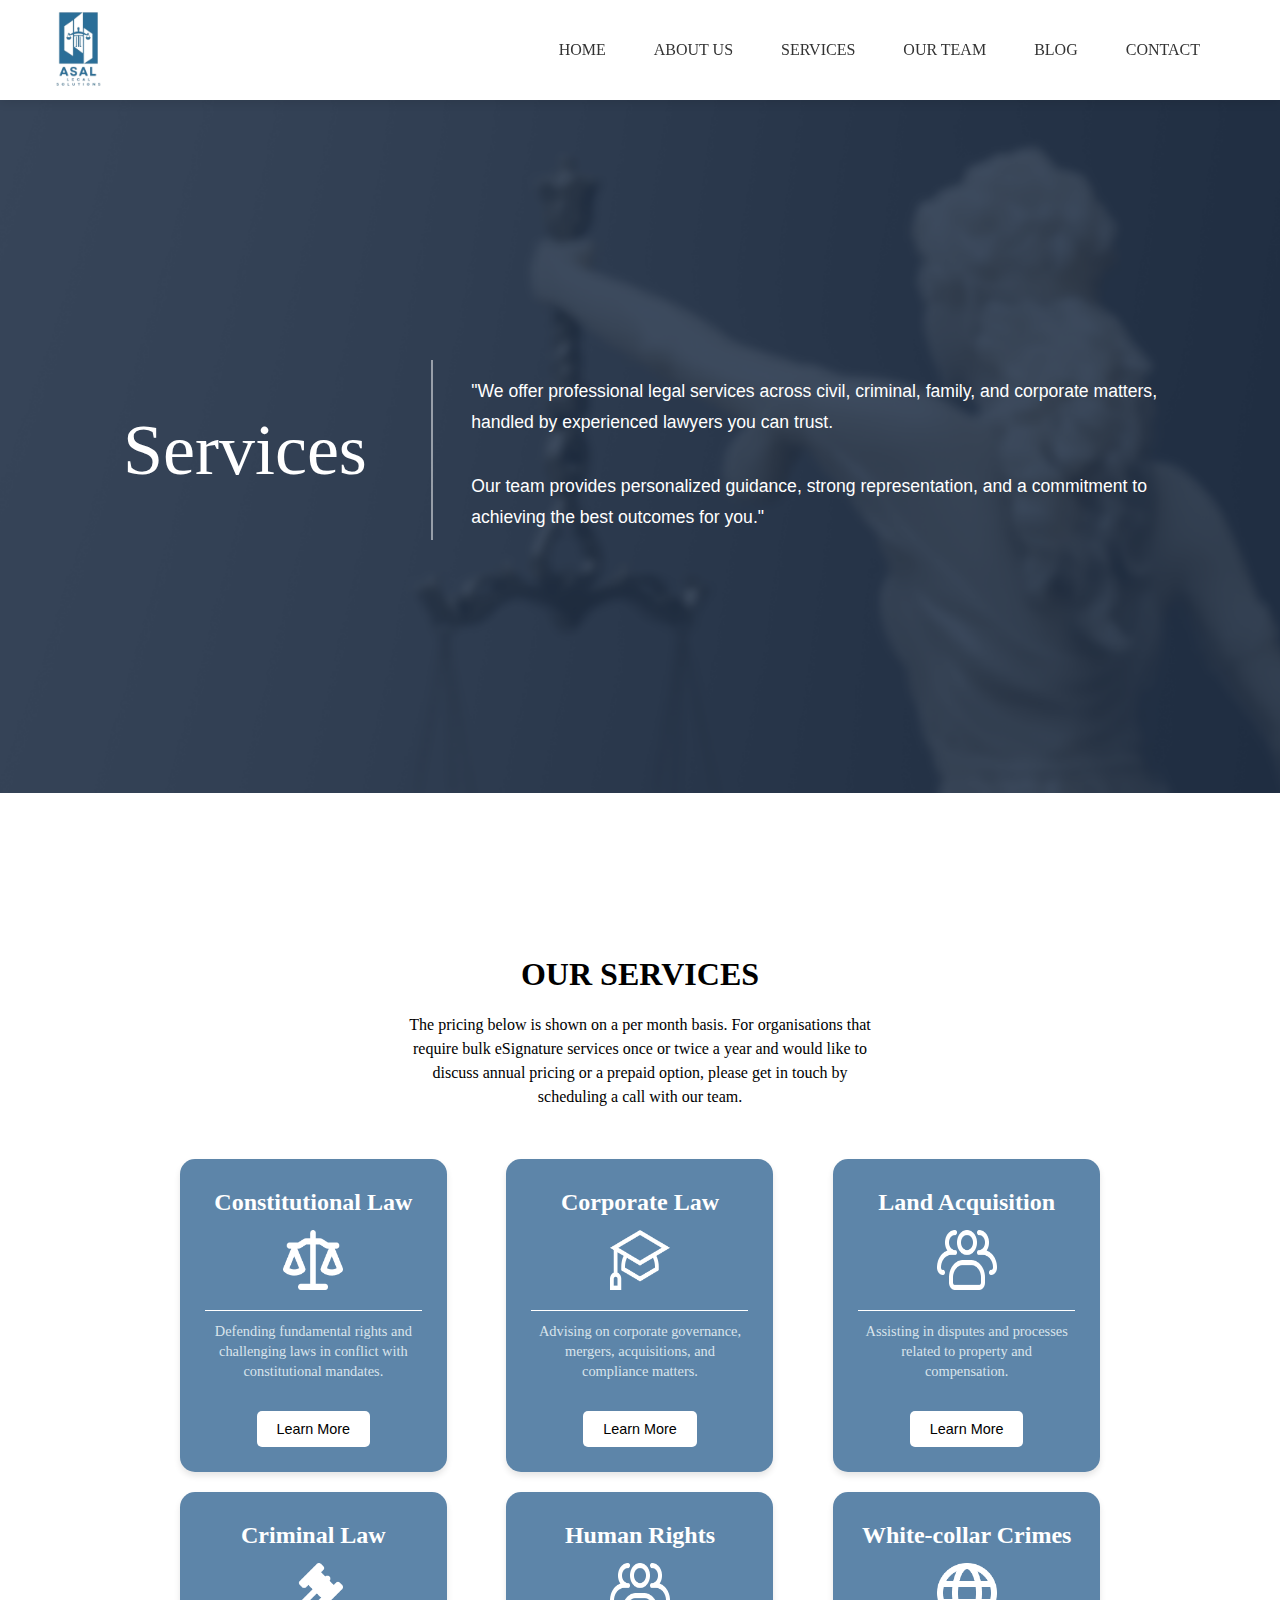
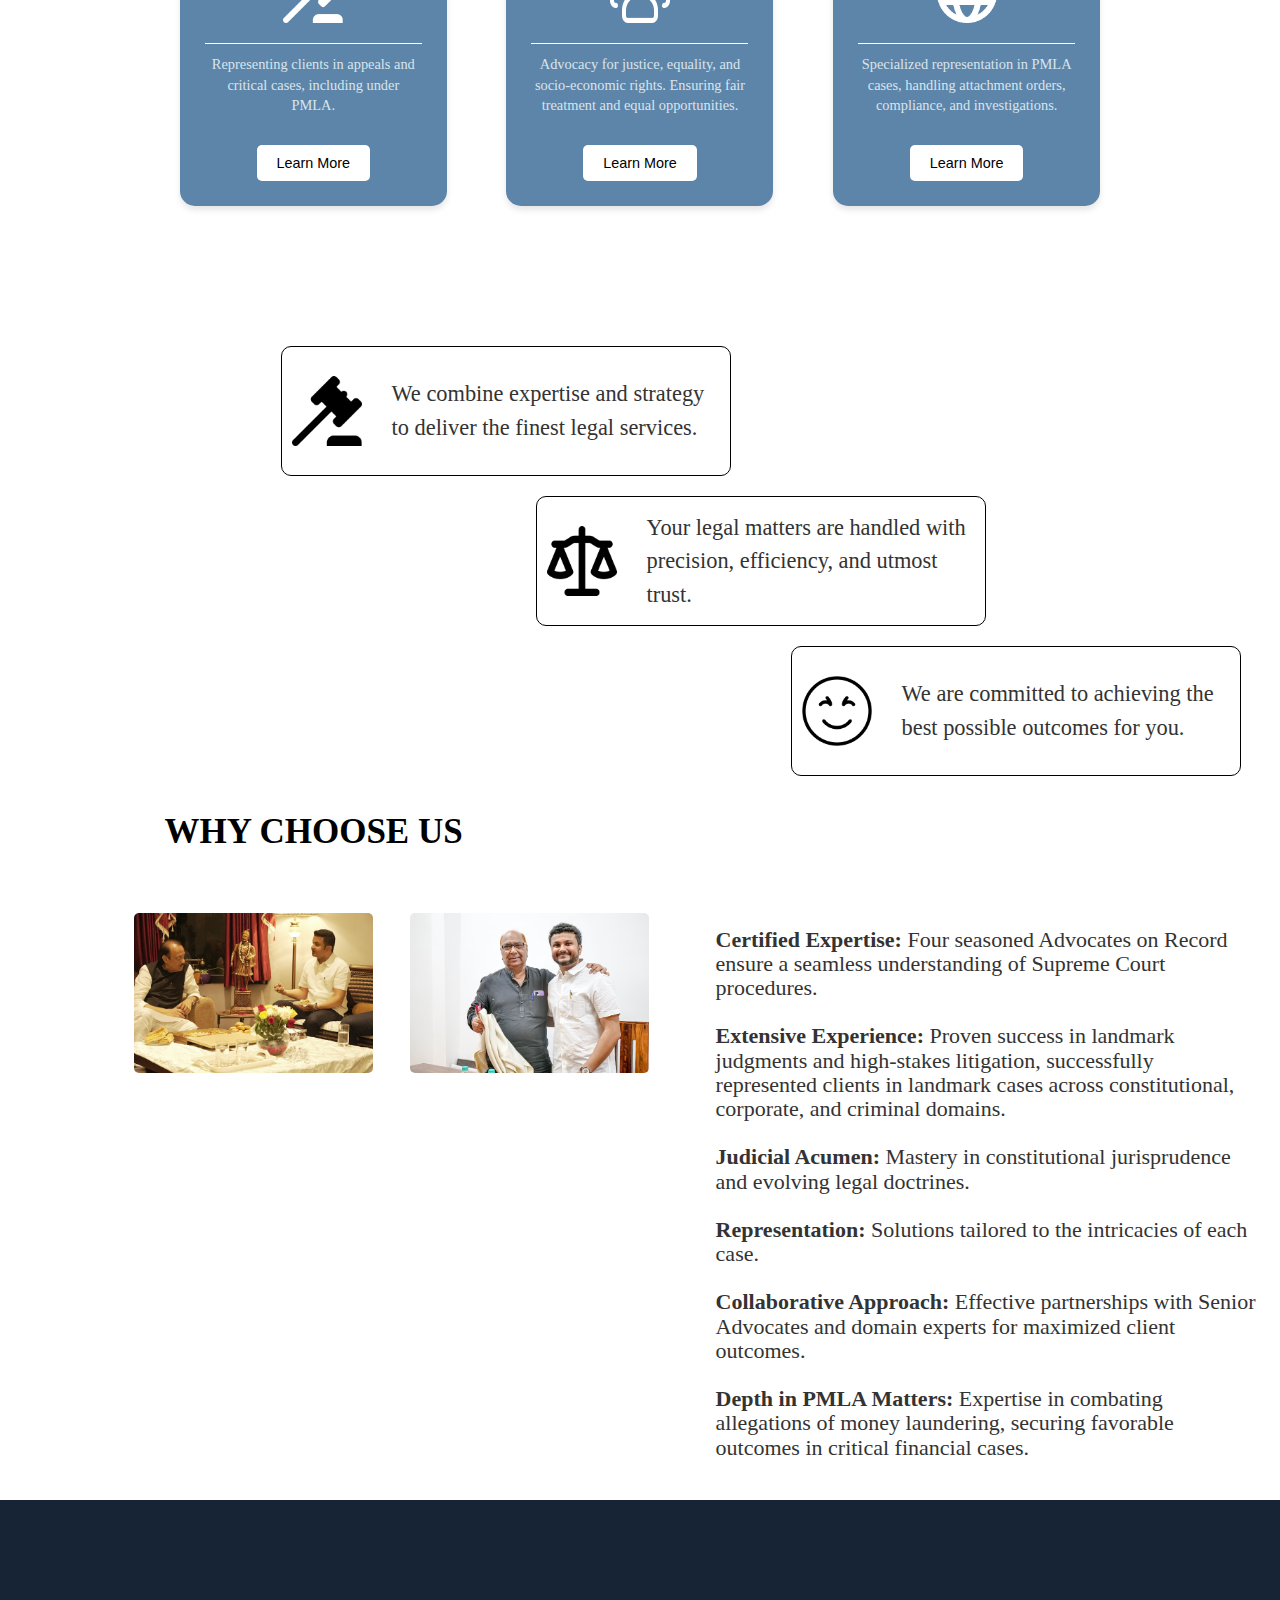
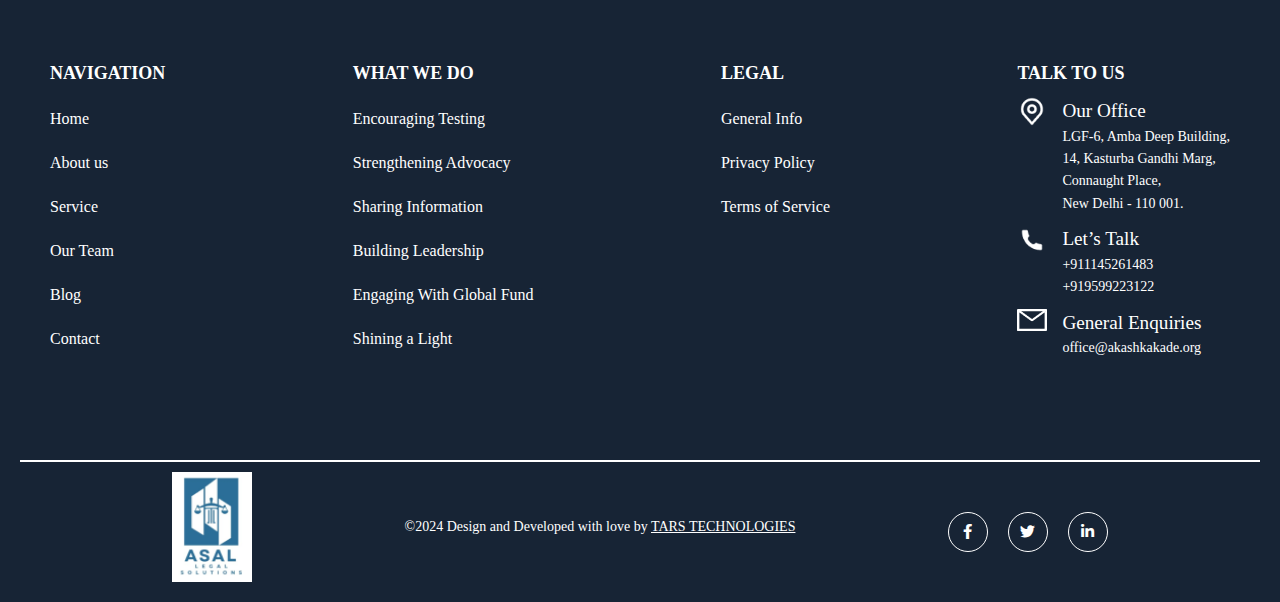
<file: service.html>
<!DOCTYPE html>
<html lang="en">
<head>
    <meta charset="UTF-8">
    <meta name="viewport" content="width=device-width, initial-scale=1.0">
    <title>Service Page</title>
    <link rel="icon" type="image/png" href="images/logo.png" />
    <link rel="stylesheet" href="styles/service.css">
    <style>
      .modal-description {
        font-size: 1.1rem;
        line-height: 1.6;
        color: #333;
        margin-top: 10px;
        margin-bottom: 10px;
        word-break: break-word;
        text-align: left;
      }
      @media (max-width: 768px) {
        .modal-description {
          font-size: 1rem;
          line-height: 1.5;
          padding: 0 5px;
        }
      }
      @media (max-width: 480px) {
        .modal-description {
          font-size: 0.95rem;
          line-height: 1.4;
          padding: 0 2px;
          text-align: justify;
        }
      }
      @media (max-width: 375px) {
        .modal-description {
          font-size: 0.9rem;
          line-height: 1.3;
          padding: 0 1px;
        }
      }
    </style>
    <link href="https://cdnjs.cloudflare.com/ajax/libs/font-awesome/5.15.4/css/all.min.css" rel="stylesheet">
    
</head>
<body>
      <header>
          <nav class="navbar">
              <div class="logo">
                  <img src="images/WhatsApp_Image_2024-12-10_at_7.19.12_PM-removebg-preview 1 (1).png" alt="Logo">
              </div>
              <input type="checkbox" id="menu-checkbox" class="menu-checkbox">
              <label for="menu-checkbox" class="menu-icon">
                  <span class="bar"></span>
                  <span class="bar"></span>
                  <span class="bar"></span>
              </label>
              <ul class="nav-links">
                <li><a href="index.html">HOME</a></li>
                <li><a href="aboutus.html">ABOUT US</a></li>
                <li><a href="service.html">SERVICES</a></li>
                <li><a href="ourteam.html">OUR TEAM</a></li>
                <li><a href="blog.html">BLOG</a></li>
                <li><a href="contact.html">CONTACT</a></li>
              </ul>       
          </nav>
          <div class="background">
              <img src="images/background-img.png" alt="Background">
          </div>
          <div class="overlay">
            <div class="overlay-flex">
              <div class="overlay-left">
                <h1 class="overlay-title">Services</h1>
              </div>
              <div class="overlay-divider"></div>
              <div class="overlay-right">
                <p class="overlay-quote">"We offer professional legal services across civil, criminal, family, and corporate matters, <br/>handled by experienced lawyers you can trust.<br/><br/>Our team provides personalized guidance, strong representation, and a commitment to <br/> achieving the best outcomes for you."</p>
              </div>
            </div>
          </div>
      </header>
  
                    
   <!-- Practice Section -->
<section id="practice">
  <div class="practice-area-container">
    <h2 class="section-title">OUR SERVICES</h2>
    <p class="section-description">
      The pricing below is shown on a per month basis. For organisations that <br> require bulk eSignature services once or twice a year and would like to <br> discuss annual pricing or a prepaid option, please get in touch by<br> scheduling a call with our team.
    </p>
    <div class="card-container">
      <div class="cards" onclick="openModal('constitutionalLaw')">
        <h3 class="cards-title">Constitutional Law</h3>
        <img src="images/Vector (14).png" alt="Civil Law Icon" class="card-icon">
        <p class="cards-description">Defending fundamental rights and challenging laws in conflict with constitutional mandates.</p>
        <button class="cards-button">Learn More</button>
      </div>
      <div class="cards" onclick="openModal('corporateLaw')">
        <h3 class="cards-title">Corporate Law</h3>
        <img src="images/Vector (11).png" alt="Education Law Icon" class="card-icon">
        <p class="cards-description">Advising on corporate governance, mergers, acquisitions, and compliance matters.</p>
        <button class="cards-button">Learn More</button>
      </div>
      <div class="cards" onclick="openModal('landAcquisition')">
        <h3 class="cards-title">Land Acquisition</h3>
        <img src="images/Group 49.png" alt="Business Law Icon" class="card-icon">
        <p class="cards-description">Assisting in disputes and processes related to property and compensation.</p>
        <button class="cards-button">Learn More</button>
      </div>
      <div class="cards" onclick="openModal('criminalLaw')">
        <h3 class="cards-title">Criminal Law</h3>
        <img src="images/Vector (13).png" alt="Criminal Law Icon" class="card-icon">
        <p class="cards-description">Representing clients in appeals and critical cases, including under PMLA.</p>
        <button class="cards-button">Learn More</button>
      </div>
      <div class="cards" onclick="openModal('humanRights')">
        <h3 class="cards-title">Human Rights</h3>
        <img src="images/Group 53 (1).png" alt="Family Law Icon" class="card-icon">
        <p class="cards-description">Advocacy for justice, equality, and socio-economic rights. Ensuring fair treatment and equal opportunities.</p>
        <button class="cards-button">Learn More</button>
      </div>
      <div class="cards" onclick="openModal('whiteCollarCrimes')">
        <h3 class="cards-title">White-collar Crimes</h3>
        <img src="images/Vector (12).png" alt="Cyber Law Icon" class="card-icon">
        <p class="cards-description">Specialized representation in PMLA cases, handling attachment orders, compliance, and investigations.</p>
        <button class="cards-button">Learn More</button>
      </div>
    </div>
  </div>
</section>

<!-- Modal (for card details) -->
<div id="modal" class="modal" onclick="closeModal()">
  <div class="modal-content" onclick="event.stopPropagation()">
    <span class="close-btn" onclick="closeModal()">×</span>
    
    <h3 class="modal-title" id="modalTitle"></h3>
    <p class="modal-description" id="modalDescription"></p>
  </div>
</div>

<!-- JavaScript -->
<script>
  function openModal(card) {
    const modal = document.getElementById('modal');
    const modalTitle = document.getElementById('modalTitle');
    const modalDescription = document.getElementById('modalDescription');

    // Set content based on the card clicked
    if (card === 'constitutionalLaw') {
  modalTitle.innerHTML = '  Constitutional Law  <img src="images/Vector (14).png" alt="Constitutional Law Icon" class="modal-icon">';
  modalDescription.innerText = 'Constitutional Law focuses on interpreting and applying a country\'s constitution. It protects individuals\' fundamental rights and ensures that laws align with constitutional principles. This area of law challenges government actions that violate rights such as personal freedoms and equality. It also regulates the distribution of governmental powers, maintaining a balance among branches of government and safeguarding citizens from unconstitutional actions.';
}else if (card === 'corporateLaw') {
  modalTitle.innerHTML = 'Corporate Law <img src="images/Vector (11).png" alt="Education Law Icon" class="modal-icon">';
      modalDescription.innerText = 'Corporate Law involves advising businesses on legal aspects related to their operations, including corporate governance, mergers, and acquisitions. It ensures companies comply with regulations, manage risks, and protect stakeholders interests. This area of law also covers corporate structure, intellectual property rights, and dispute resolution, guiding businesses through complex legal challenges.';
    } else if (card === 'landAcquisition') {
      modalTitle.innerHTML = ' Land Acquisition <img src="images/Group 49.png" alt="Education Law Icon" class="modal-icon">';
      modalDescription.innerText = 'Land Acquisition deals with the legal processes involved in acquiring land for public or private development projects. It includes resolving disputes related to compensation, land ownership, and the rights of landowners. This area of law ensures fair compensation for affected individuals and addresses legal challenges related to land use, zoning, and governmental authority.';
    } else if (card === 'criminalLaw') {
      modalTitle.innerHTML = 'Criminal Law <img src="images/Vector (13).png" alt="Education Law Icon" class="modal-icon">';
      modalDescription.innerText = 'Criminal Law involves defending clients accused of crimes, ranging from theft to violent offenses. It includes representing clients in appeals and critical cases, ensuring fair trials. Under laws like the PMLA, it also addresses financial crimes, holding individuals accountable for illegal financial activities.';
    } else if (card === 'humanRights') {
      modalTitle.innerHTML = 'Human Rights <img src="images/Group 53 (1).png" alt="Education Law Icon" class="modal-icon">';
      modalDescription.innerText = 'Human Rights Law protects individuals fundamental rights, including equality, dignity, and freedom from discrimination. It advocates for justice and ensures equal access to rights for all, regardless of background, race, or gender. This area of law addresses violations and promotes socio-economic fairness and equal opportunities.';
    } else if (card === 'whiteCollarCrimes') {
      modalTitle.innerHTML = 'White-collar Crimes <img src="images/Vector (12).png" alt="Education Law Icon" class="modal-icon">';
      modalDescription.innerText = 'White-collar Crimes involve non-violent crimes typically committed by individuals in professional or business settings, such as fraud, money laundering, and insider trading. This area of law provides specialized representation in cases under the Prevention of Money Laundering Act (PMLA), handling issues like attachment orders, compliance, and investigations.';
    }

    modal.style.display = 'block'; // Show modal
    document.body.style.overflow = 'hidden'; // Prevent scrolling when modal is open
  }

  function closeModal() {
    const modal = document.getElementById('modal');
    modal.style.display = 'none'; // Hide modal
    document.body.style.overflow = 'auto'; // Allow scrolling when modal is closed
  }
</script>

      <div class="container">
        <div class="info-boxes">
            <div class="info-box">
                <img src="images/Vector (10).png" alt="Gavel">
                <p>We combine expertise and strategy to deliver the finest legal services.</p>
            </div>
            <div class="info-box">
                <img src="images/Vector (9).png" alt="Scale">
                <p>Your legal matters are handled with precision, efficiency, and utmost trust.</p>
            </div>
            <div class="info-box">
                <img src="images/Group.png" alt="Smile">
                <p>We are committed to achieving the best possible outcomes for you.</p>
            </div>
        </div>
        <h1 class="why-choose-us">WHY CHOOSE US</h1>
        <div class="content">
            <div class="images">
                <img src="images/blog4.jpg" alt="Image 2">
                <img src="images/blog1.jpg" alt="Image 3">
            </div>
            <div class="text">
                <p><br><b>Certified Expertise:</b> Four seasoned Advocates on Record ensure a seamless understanding of Supreme Court procedures.<br>
                  <br><b>Extensive Experience:</b> Proven success in landmark judgments and high-stakes litigation, successfully represented clients in landmark cases across constitutional, corporate, and criminal domains.<br>
                  <br><b>Judicial Acumen:</b> Mastery in constitutional jurisprudence and evolving legal doctrines.<br>
                  <br><b>Representation:</b> Solutions tailored to the intricacies of each case.<br>
                  <br><b>Collaborative Approach:</b> Effective partnerships with Senior Advocates and domain experts for maximized client outcomes.<br>
                  <br><b>Depth in PMLA Matters:</b> Expertise in combating allegations of money laundering, securing favorable outcomes in critical financial cases.<br>
                  </p>
            </div>
        </div>
    </div>
  </section>
    <!-- Footer Section -->
    <div class="footer">
      <div class="footer-container">
        <div class="footer-section">
          <h3>NAVIGATION</h3>
          <ul>
          <li><a href="index.html">Home</a></li>
          <li><a href="aboutus.html">About us</a></li>
          <li><a href="service.html">Service</a></li>
          <li><a href="ourteam.html">Our Team</a></li>
          <li><a href="blog.html">Blog</a></li>
          <li><a href="contact.html">Contact</a></li>
          </ul>
        </div>
        <div class="footer-section">
          <h3>WHAT WE DO</h3>
          <ul>
            <li><a href="#">Encouraging Testing</a></li>
            <li><a href="#">Strengthening Advocacy</a></li>
            <li><a href="#">Sharing Information</a></li>
            <li><a href="#">Building Leadership</a></li>
            <li><a href="#">Engaging With Global Fund</a></li>
            <li><a href="#">Shining a Light</a></li>
          </ul>
        </div>
        <div class="footer-section">
          <h3>LEGAL</h3>
          <ul>
            <li><a href="aboutus.html">General Info</a></li>
            <li><a href="privacy.html">Privacy Policy</a></li>
            <li><a href="services.html">Terms of Service</a></li>
          </ul>
        </div>
        <div class="footer-section">
          <h3>TALK TO US</h3>
          <ul>
            <li>
              <img src="images/akar-icons_location.png" alt="Location Icon" />
              <div class="info">
                <h4>Our Office</h4>
                <p>LGF-6, Amba Deep Building,<br>
                  14, Kasturba Gandhi Marg,<br>
                  Connaught Place,<br>
                  New Delhi - 110 001.<br>
                  
                </p>
              </div>
            </li>
            <li>
              <img src="images/ci_phone.png" alt="Phone Icon" />
              <div class="info">
                <h4>Let’s Talk</h4>
                <p><a href="tel:+911145261483">+911145261483</a></p>
                <p><a href="tel:+919599223122">+919599223122</a></p>
              </div>
            </li>
            <li>
              <img src="images/Vector (8).png" alt="Email Icon" />
              <div class="info">
                <h4>General Enquiries</h4>
                <p>
                  <a href="office@akashkakade.org"
                    >office@akashkakade.org</a
                  >
                </p>
              </div>
            </li>
          </ul>
        </div>
      </div>


      <div class="footer-bottom">
        <div class="footer-logo">
          <img
            src="images/WhatsApp Image 2024-12-10 at 7.19.12 PM 1 (1).png"
            alt="ASAL Solutions Logo"
          />
        </div>
        <p>
          ©2024 Design and Developed with love by
          <a href="https://tars.co.in/">TARS TECHNOLOGIES</a>
        </p>
        <div class="social-icons">
          <a href="#"><i class="fab fa-facebook-f"></i></a>
          <a href="#"><i class="fab fa-twitter"></i></a>
          <a href="https://www.linkedin.com/company/asal-legal-solution-llp/"><i class="fab fa-linkedin-in"></i></a>
        </div>
        </div>   
      </div>
    </div>
</body>
</html>
</file>
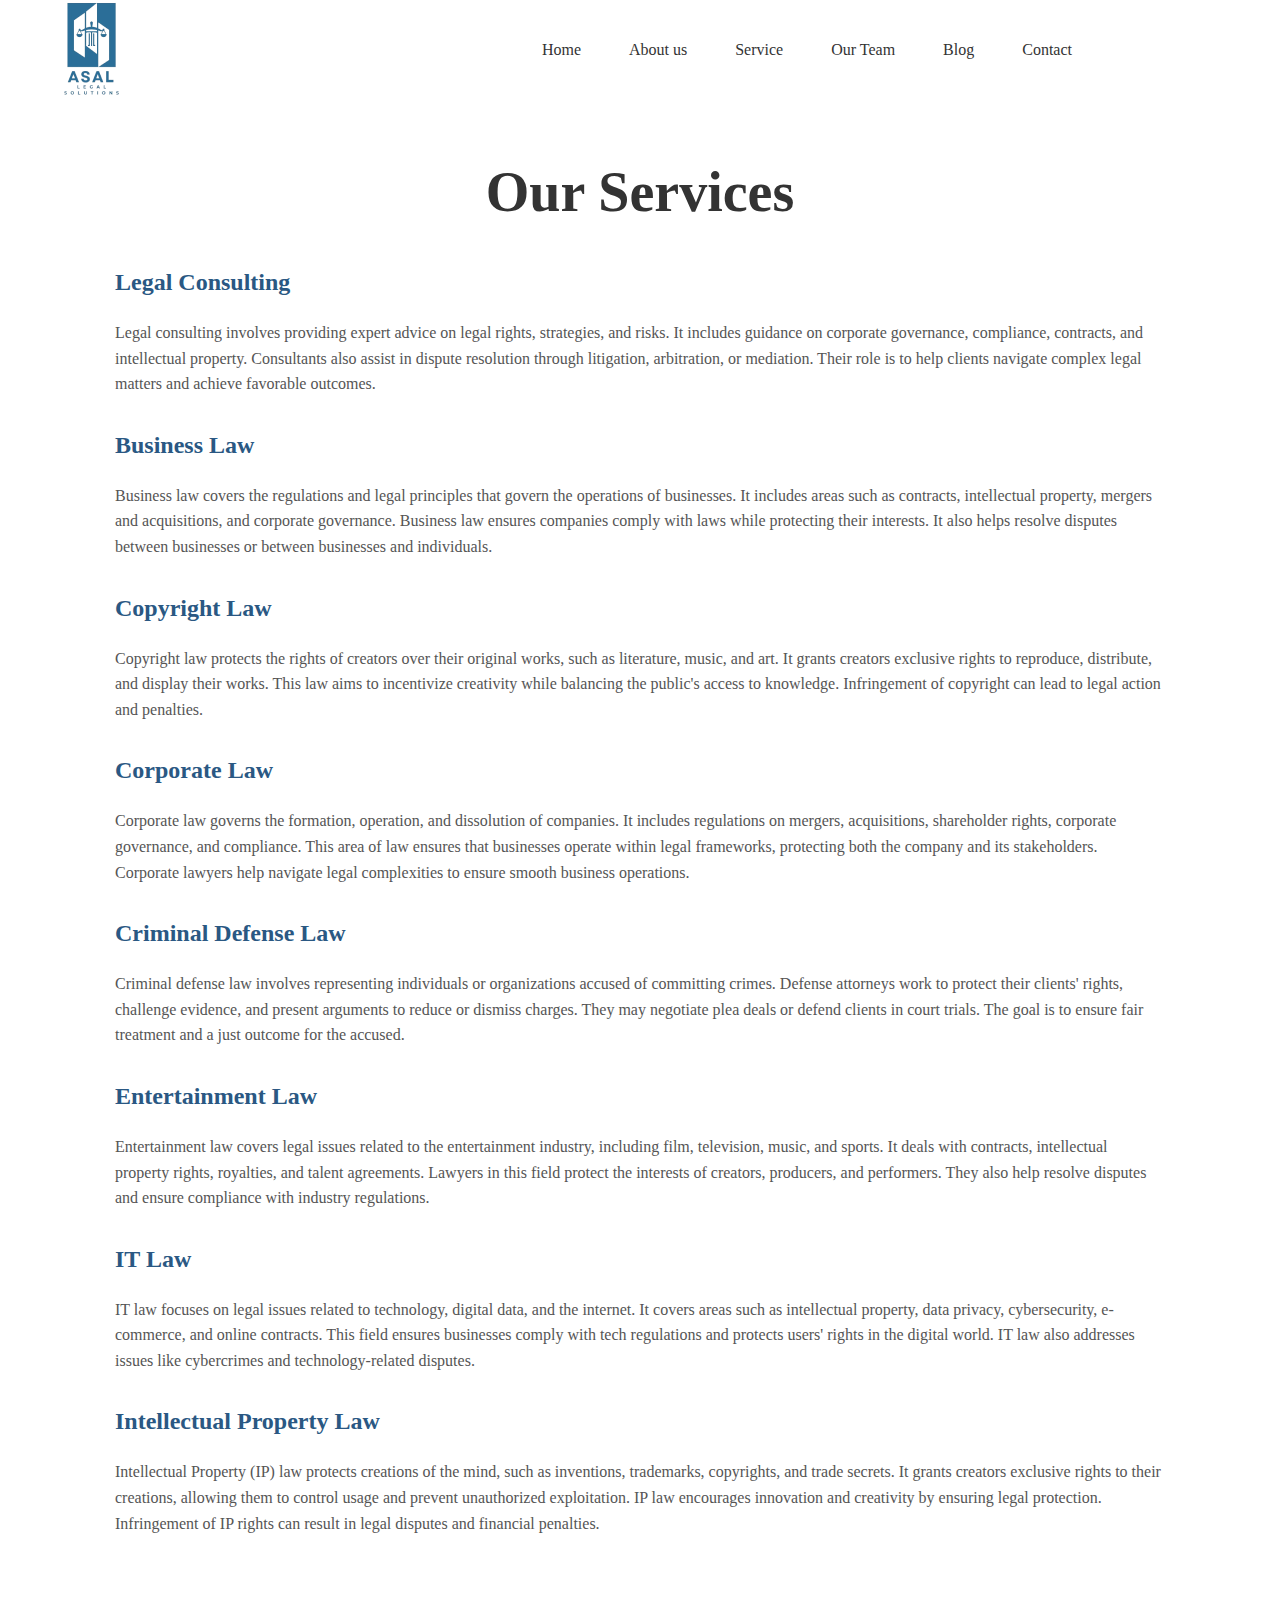
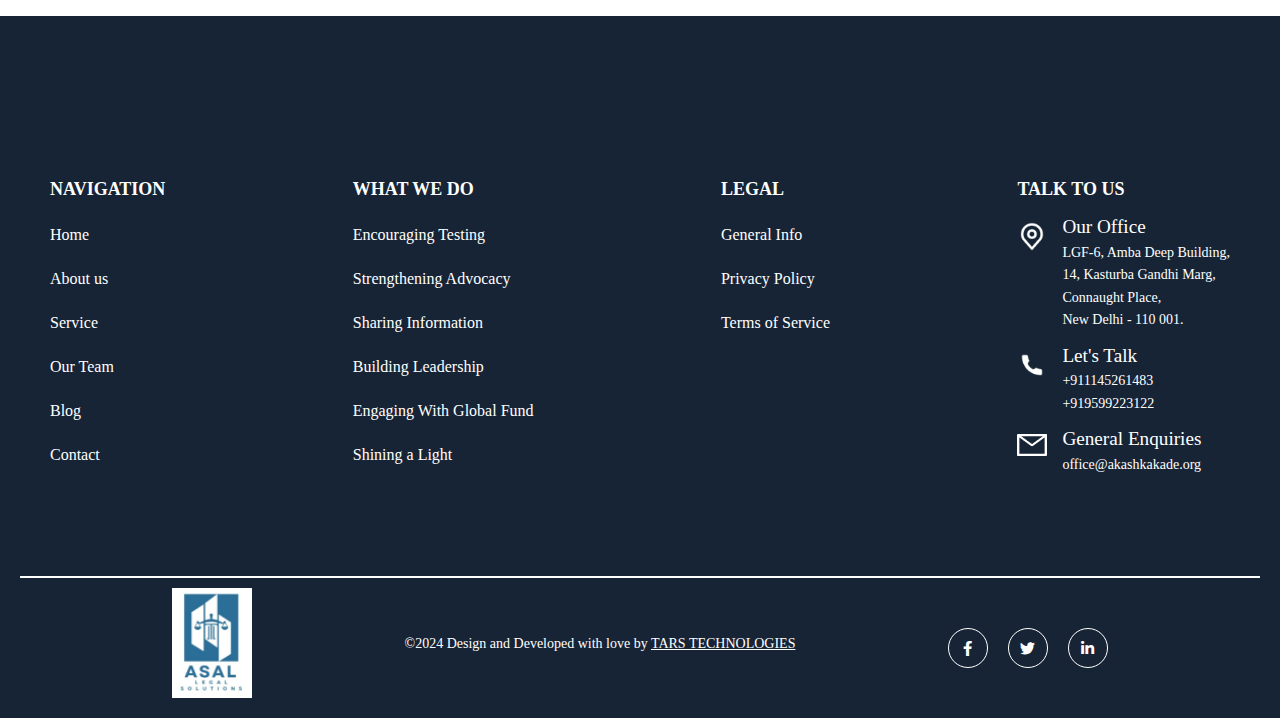
<file: services.html>
<!DOCTYPE html>
<html lang="en">
<head>
  <meta charset="UTF-8">
  <meta name="viewport" content="width=device-width, initial-scale=1.0">
  <title>privacy</title>
  <link rel="icon" type="image/png" href="images/logo.png" />
  <link rel="stylesheet" href="https://cdnjs.cloudflare.com/ajax/libs/font-awesome/5.15.4/css/all.min.css" >
  <style>
  * {
    margin: 0;
    padding: 0;
    box-sizing: border-box;
  }
  
  body {
    line-height: 1.5;
    color: #333;
    height: 100%; /* Ensuring body takes full height */
    
  }
  
  a {
    text-decoration: none;
    color: inherit;
  }
  
  img {
    max-width: 100%;
    height: auto;
    display: block;
  }
  
  /* Header Section */
  header {
    width: 100%;
    display: flex;
    justify-content: center;
    align-items: center;
    overflow: hidden;
  }
  
  header .background {
    position: absolute;
    top: 0;
    left: 0;
    right: 0;
    width: 100%;
    height: 100%;
    z-index: -1;
  }
  
  header h1 {
    font-size: 3.5rem;
    font-weight: 600;
  }
  
  header p {
    padding-top: 20px;
    font-size: 2rem;
    font-family: bold;
  }
  
  header p span {
    color: #f9b233;
  }
  
  /* Navigation Bar */
  nav {
    position: absolute;
    top: 0;
    width: 100%;
    display: flex;
    align-items: center;
    justify-content: space-between;
    background: white;
  }
  
  nav .logo img {
    width: auto;
    height: 100px;
    position: relative;
    margin-left: 80%;
  }
  
  nav .menu-checkbox {
    padding: 10px;
    display: none;
  }
  
  nav .menu-icon {
    display: none;
    cursor: pointer;
  }
  
  nav .menu-icon .bar {
    display: block;
    width: 25px;
    height: 3px;
    margin: 5px auto;
    background: #333;
  }
  
  nav .nav-links {
    margin-right: 15%;
    list-style: none;
    display: flex;
    gap: 1rem;
  }
  
  nav .nav-links li a {
    color: #333;
    font-size: 1rem;
    font-weight: 540;
    padding: 0.5rem 1rem;
    transition: color 0.3s ease;
  }
  
  nav .nav-links li a:hover {
    color: #f9b233;
  }
  
  /* IMPROVED HERO SECTION - More responsive */
  .hero {
    display: flex;
    padding: 120px 50px 40px;
    height: auto; 
    color: #333;
    align-items: flex-start;
    justify-content: left;
    flex-grow: 1;
    overflow: visible;
    max-width: 1200px;
    margin: 0 auto;
    width: 100%;
  }

  .hero-content {
    padding: 10px;
    width: 100%;
  }
  
  h1 {
    text-align: center;
    color: #333;
    margin-top: 20px;
    margin-bottom: 30px;
  }
  
  /* IMPROVED SERVICE SECTION - Better mobile styling */
  .service-section {
    margin-bottom: 30px;
    padding: 0 15px;
  }
  
  .service-section h2 {
    color: #2A5883;
    /* margin-bottom: 15px; */
    font-size: 1.5rem;
  }
  
  .service-section p {
    color: #555;
    line-height: 1.6;
    font-size: 1rem;
    margin-bottom: 15px;
  }
  
  .service-section ul {
    list-style: circle;
    padding-left: 20px;
    color: #555;
    font-size: 1.2rem;
    margin-bottom: 15px;
  }
  
  .service-section ul li {
    margin-bottom: 8px;
  }
  
  /* Footer Section - Keeping original code */
  .footer {
    position: relative;
    background-color: rgba(23, 36, 53, 1);
    color: white;
    padding: 20px 20px;
    overflow: hidden;
  }

  /* .footer::before {
    content: '';
    position: absolute;
    top: -110px;
    left: 0;
    width: 100%;
    height: 220px;
    background-color: rgba(43, 110, 152, 1);
    border-radius: 40%;
  } */

  .footer-container {
    display: flex;
    flex-wrap: wrap;
    justify-content: space-between;
    max-width: 1200px;
    margin: 0 auto;
    position: relative;
    align-items: flex-start;
  }

  .footer-section {
    margin: 90px 10px;
    text-align: left;
  }

  .footer-section h3 {
    font-size: 18px;
    margin-top: 50px;
    margin-bottom: 10px;
  }

  .footer-section ul {
    list-style: none;
    padding: 0;
  }

  .footer-section ul li {
    display: flex;
    align-items: flex-start;
    margin-bottom: 10px;
  }

  .footer-section ul li img {
    width: 30px;
    height: auto;
    margin-right: 15px;
    margin-top: 4%;
  }

  .footer-section ul li h4 {
    font-size: 1.2rem;
    font-weight: 540;
  }

  .footer-section ul li a {
    padding-top: 10px;
    line-height: 1.5;
    text-decoration: none;
  }

  .footer-section ul li a:hover {
    text-decoration: underline;
  }

  .footer-section p {
    font-size: 14px;
    line-height: 1.6;
  }

  .footer-section p i {
    margin-right: 10px;
  }

  .footer-bottom {
    display: flex;
    justify-content: space-evenly;
    align-items: center;
    border-top: 2px solid white;
    padding-top: 10px;
    text-align: center;
    flex-wrap: wrap;
  }

  .footer-logo img {
    width: 80px;
    height: 110px;
    padding-left: 20px 10px;
  }

  .footer-bottom p {
    font-size: 14px;
  }

  .footer-bottom p a {
    text-decoration: underline;
    transition: color 0.3s ease;
  }

  .footer-bottom a:hover {
    color: white;
  }

  .social-icons {
    display: flex;
    margin-top: 10px;
    gap: 20px;
  }

  .social-icons a {
    display: flex;
    justify-content: center;
    align-items: center;
    width: 40px;
    height: 40px;
    border: 1px solid white;
    border-radius: 50%;
    text-decoration: none;
    color: #ffffff;
    transition: all 0.3s ease;
  }

  .social-icons a:hover {
    background-color: #f1f1f1;
    border-color: #007bff;
    color: #007bff;
  }

  .social-icons a i {
    font-size: 15px;
  }
  
  /* IMPROVED RESPONSIVE DESIGN */
  @media (max-width: 991px) {
    nav .nav-links {
      margin-right: 15%;
      top: 100%;
      width: 72%;
    }
    
    h1 {
      margin-bottom: 25px;
      font-size: 2.8rem;
    }
    
    .hero {
      padding: 100px 30px 30px;
      height: auto;
    }
    
    .service-section h2 {
      font-size: 1.4rem;
    }
    
    .service-section p {
      font-size: 0.95rem;
    }
  }
  
  @media (max-width: 768px) {
    h1 {
      margin-bottom: 20px;
      font-size: 2.2rem;
    }
    
    nav .menu-icon {
      display: block;
      margin-right: 10px;
    }
  
    nav .nav-links {
      display: none;
      position: absolute;
      top: 100%;
      left: 0;
      flex-direction: column;
      background: #fffffff0;
      width: 100%;
      box-shadow: 0 4px 6px rgba(0, 0, 0, 0.1);
      z-index: 10;
      margin-top: 80px;
    }
  
    nav .nav-links li {
      text-align: center;
      padding: 0.5rem 0;
    }
  
    nav .menu-checkbox:checked ~ .nav-links {
      display: flex;
    }
    
    .hero {
      padding: 80px 20px 20px;
      margin: 0 auto;
    }
    
    .hero-content {
      text-align: left;
      width: 100%;
      padding: 0;
    }
    
    .service-section {
      margin-bottom: 25px;
    }
    
    .service-section h2 {
      font-size: 1.3rem;
    }
    
    .service-section p {
      font-size: 0.9rem;
    }
    
    .service-section ul {
      font-size: 0.9rem;
    }
  }
  
  @media (max-width: 480px) {
    nav .logo img {
      height: 50px;
      margin-left: 10px;
    }
  
    nav .nav-links {
      margin-top: 60px;
    }
    
    .hero {
      padding: 70px 15px 15px;
      margin: 0;
    }
    
    header h1 {
      font-size: 2rem;
      margin-top: 10px;
      margin-bottom: 15px;
    }
    
    h1 {
      font-size: 1.8rem;
      margin-bottom: 15px;
    }
    
    .service-section {
      margin-bottom: 20px;
    }
    
    .service-section h2 {
      color: #2A5883;
      font-size: 1.2rem;
      margin-bottom: 10px;
    }
    
    .service-section p {
      color: #555;
      line-height: 1.5;
      font-size: 0.85rem;
    }
    
    .service-section ul {
      list-style: circle;
      padding-left: 20px;
      color: #555;
      font-size: 0.8rem;
    }
    
    nav .nav-links li a {
      font-size: 0.8rem;
    }
    
    .footer::before {
      width: 110%;
      height: 188px;
      top: -134px;
      left: -5%;
    }
  }
  </style>
  
</head>

<body>
  <header>
    <nav class="navbar">
        <div class="logo">
            <img src="images/WhatsApp_Image_2024-12-10_at_7.19.12_PM-removebg-preview 1 (1).png" alt="Logo">
        </div>
        <input type="checkbox" id="menu-checkbox" class="menu-checkbox">
        <label for="menu-checkbox" class="menu-icon">
            <span class="bar"></span>
            <span class="bar"></span>
            <span class="bar"></span>
        </label>
        <ul class="nav-links">
          <li><a href="index.html">Home</a></li>
          <li><a href="aboutus.html">About us</a></li>
          <li><a href="service.html">Service</a></li>
          <li><a href="ourteam.html">Our Team</a></li>
          <li><a href="blog.html">Blog</a></li>
          <li><a href="contact.html">Contact</a></li>
        </ul>       
    </nav>
    <section class="hero">
      <div class="hero-content">
        <h1>Our Services</h1>
        <div class="service-section">
            <h2>Legal Consulting</h2>
            <p>Legal consulting involves providing expert advice on legal rights, strategies, and risks. It includes guidance on corporate governance, compliance, contracts, and intellectual property. Consultants also assist in dispute resolution through litigation, arbitration, or mediation. Their role is to help clients navigate complex legal matters and achieve favorable outcomes.</p>
        </div>
        <div class="service-section">
            <h2>Business Law</h2>
            <p>Business law covers the regulations and legal principles that govern the operations of businesses. It includes areas such as contracts, intellectual property, mergers and acquisitions, and corporate governance. Business law ensures companies comply with laws while protecting their interests. It also helps resolve disputes between businesses or between businesses and individuals.</p>
        </div>
            <div class="service-section">
            <h2>Copyright Law </h2>
            <p>Copyright law protects the rights of creators over their original works, such as literature, music, and art. It grants creators exclusive rights to reproduce, distribute, and display their works. This law aims to incentivize creativity while balancing the public's access to knowledge. Infringement of copyright can lead to legal action and penalties.</p>
        </div>
            <div class="service-section">
            <h2>Corporate Law </h2>
            <p>Corporate law governs the formation, operation, and dissolution of companies. It includes regulations on mergers, acquisitions, shareholder rights, corporate governance, and compliance. This area of law ensures that businesses operate within legal frameworks, protecting both the company and its stakeholders. Corporate lawyers help navigate legal complexities to ensure smooth business operations.</p>
        </div>
            <div class="service-section">
            <h2> Criminal Defense Law</h2>
            <p>Criminal defense law involves representing individuals or organizations accused of committing crimes. Defense attorneys work to protect their clients' rights, challenge evidence, and present arguments to reduce or dismiss charges. They may negotiate plea deals or defend clients in court trials. The goal is to ensure fair treatment and a just outcome for the accused.</p>
            <!-- <ul>
            <li>Filing and arguing matters, including Special Leave Petitions (SLPs), Writ Petitions, Review Petitions, and Curative Petitions.</li>
                <li>Handling Constitution Bench cases and high-stakes Public Interest Litigations (PILs).</li>
                <li>Expertise across diverse legal sectors such as corporate disputes, human rights litigation, and statutory challenges.</li>
                <li>Collaboration with leading Senior Advocates for complex and impactful oral arguments.</li>
            </ul> -->
        </div>
        <div class="service-section">
          <h2>Entertainment Law</h2>
         <p>Entertainment law covers legal issues related to the entertainment industry, including film, television, music, and sports. It deals with contracts, intellectual property rights, royalties, and talent agreements. Lawyers in this field protect the interests of creators, producers, and performers. They also help resolve disputes and ensure compliance with industry regulations.</p>
      </div>
         <div class="service-section">
        <h2>IT Law</h2>
        <p>IT law focuses on legal issues related to technology, digital data, and the internet. It covers areas such as intellectual property, data privacy, cybersecurity, e-commerce, and online contracts. This field ensures businesses comply with tech regulations and protects users' rights in the digital world. IT law also addresses issues like cybercrimes and technology-related disputes.</p>
      </div>
        <div class="service-section">
      <h2> Intellectual Property Law</h2>
      <p>Intellectual Property (IP) law protects creations of the mind, such as inventions, trademarks, copyrights, and trade secrets. It grants creators exclusive rights to their creations, allowing them to control usage and prevent unauthorized exploitation. IP law encourages innovation and creativity by ensuring legal protection. Infringement of IP rights can result in legal disputes and financial penalties.</p>
    </div>
    </section>
</header>

   <!-- Footer Section -->
   <div class="footer">
    <div class="footer-container">
      <div class="footer-section">
        <h3>NAVIGATION</h3>
        <ul>
        <li><a href="index.html">Home</a></li>
          <li><a href="aboutus.html">About us</a></li>
          <li><a href="service.html">Service</a></li>
          <li><a href="ourteam.html">Our Team</a></li>
          <li><a href="blog.html">Blog</a></li>
          <li><a href="contact.html">Contact</a></li>
        
        </ul>
      </div>
      <div class="footer-section">
        <h3>WHAT WE DO</h3>
        <ul>
          <li><a href="#">Encouraging Testing</a></li>
          <li><a href="#">Strengthening Advocacy</a></li>
          <li><a href="#">Sharing Information</a></li>
          <li><a href="#">Building Leadership</a></li>
          <li><a href="#">Engaging With Global Fund</a></li>
          <li><a href="#">Shining a Light</a></li>
        </ul>
      </div>
      <div class="footer-section">
        <h3>LEGAL</h3>
        <ul>
          <li><a href="aboutus.html">General Info</a></li>
          <li><a href="privacy.html">Privacy Policy</a></li>
          <li><a href="services.html">Terms of Service</a></li>
        </ul>
      </div>
      <div class="footer-section">
        <h3>TALK TO US</h3>
        <ul>
          <li>
            <img src="images/akar-icons_location.png" alt="Location Icon" />
            <div class="info">
              <h4>Our Office</h4>
              <p>LGF-6, Amba Deep Building,<br>
                14, Kasturba Gandhi Marg,<br>
                Connaught Place,<br>
                New Delhi - 110 001.<br>
                
              </p>
            </div>
          </li>
          <li>
            <img src="images/ci_phone.png" alt="Phone Icon" />
            <div class="info">
              <h4>Let's Talk</h4>
              <p><a href="tel:+911145261483">+911145261483</a></p>
              <p><a href="tel:+919599223122">+919599223122</a></p>
            </div>
          </li>
          <li>
            <img src="images/Vector (8).png" alt="Email Icon" />
            <div class="info">
              <h4>General Enquiries</h4>
              <p>
                <a href="office@akashkakade.org"
                  >office@akashkakade.org</a
                >
              </p>
            </div>
          </li>
        </ul>
      </div>
    </div>

    <div class="footer-bottom">
      <div class="footer-logo">
        <img
          src="images/WhatsApp Image 2024-12-10 at 7.19.12 PM 1 (2).png"
          alt="ASAL Solutions Logo"
        />
      </div>
      <p>
        ©2024 Design and Developed with love by
        <a href="https://tars.co.in/">TARS TECHNOLOGIES</a>
      </p>
      <div class="social-icons">
        <a href="#"><i class="fab fa-facebook-f"></i></a>
        <a href="#"><i class="fab fa-twitter"></i></a>
        <a href="https://www.linkedin.com/company/asal-legal-solution-llp/"><i class="fab fa-linkedin-in"></i></a>
      </div>
      </div>   
    </div>
  </div>

</body>
</html>
</file>
<file: styles/aboutus.css>
* {
    margin: 0;
    padding: 0;
    box-sizing: border-box;
    /* font-family: Arial, sans-serif; */
    scroll-behavior: smooth;
}

body {
    font-family: 'Libre Baskerville', serif;
    line-height: 1.5;
    color: #333;
  }
  
  a {
    text-decoration: none;
    color: inherit;
  }
  
  img {
    max-width: 100vw;
    height: auto;
    display: block;
  }

/* Header Section */
header {
  width: 100%;
  height: 100vh;
  display: flex;
  justify-content: center;
  align-items: center;
  overflow: hidden;
}

header .background {
  position: absolute;
  top: 100px;
  left: 0;
  right: 0;
  width: 100%;
  height: 80%;
  z-index: -1;
}

header .background img {
  width: 100%;
  height: 100%;
  object-fit: cover;
  /* filter: blur(2px); */
}

header .overlay {
  position: absolute;
  top: 0;
  left: 0;
  width: 100%;
  height: 100%;
  display: flex;
  align-items: center;
  justify-content: center;
  z-index: 1;
  color: white;
}
/* Overlay Flex Layout for Hero Section */
.overlay-flex {
  display: flex;
  flex-direction: row;
  align-items: center;
  justify-content: center;
  width: 100%;
  height: 100%;
  padding: 0 5vw;
}
.overlay-left {
  flex: 1;
  display: flex;
  align-items: center;
  justify-content: flex-end;
}
.overlay-title {
  font-size: 4rem;
  font-weight: 700;
  color: #fff;
  text-align: left;
  font-family: 'Libre Baskerville', serif;
}
.overlay-divider {
  width: 2px;
  height: 180px;
  background: #fff;
  margin: 0 3vw;
  opacity: 0.5;
}
.overlay-right {
  flex: 2;
  display: flex;
  flex-direction: column;
  justify-content: center;
  align-items: flex-start;
}
.overlay-quote {
  font-size: 1.2rem;
  color: #fff;
  margin-bottom: 1.2rem;
  font-family: 'Libre Baskerville', serif;
  text-align: left;
  max-width: 750px;
}
@media (max-width: 991px) {
  .overlay-title {
    font-size: 2.5rem;
  }
  .overlay-divider {
    height: 120px;
    margin: 0 2vw;
  }
  .overlay-quote {
    font-size: 1rem;
    max-width: 400px;
  }
}
@media (max-width: 768px) {
  .overlay-flex {
    flex-direction: column;
    align-items: flex-start;
    justify-content: center;
    padding: 0 2vw;
  }
  .overlay-left {
    justify-content: flex-start;
    margin-bottom: 1rem;
  }
  .overlay-divider {
    width: 80px;
    height: 2px;
    margin: 1rem 0;
    align-self: flex-start;
  }
  .overlay-title {
    font-size: 2rem;
  }
  .overlay-right {
    align-items: flex-start;
  }
  .overlay-quote {
    font-size: 0.95rem;
    max-width: 90vw;
  }
}

header h1 {
  font-size: 3.5rem;
  font-weight: 600;
}

header p {
 padding-top: 15px;
  /* margin-bottom: 60%; */
  font-size: 2rem;
  font-family:bold;  
}

header p span {
  color:azure;
  font-style: bold;
}

/* Navigation Bar */
nav {
  position: fixed;
  top: 0;
  width: 100%;
  display: flex;
  align-items: center;
  justify-content: space-between;
  background: rgba(255, 255, 255, 1);
  backdrop-filter: blur(10px);
  z-index: 1000;
  padding: 10px 0;
  transition: background 0.3s ease;
  box-shadow: 0 2px 10px rgba(0, 0, 0, 0.1);
}
nav .logo img {
  width: auto;
  height: 80px;
  position: relative;
  margin-left: 90%;  
}


nav .menu-checkbox {
  padding: 10px;
  display: none;
}

nav .menu-icon {
  display: none;
  cursor: pointer;
  position: relative;
  z-index: 1001;
}

nav .menu-icon .bar {
  display: block;
  width: 25px;
  height: 3px;
  margin: 5px auto;
  background: #333;
  transition: 0.3s;
}
nav .nav-links {
  margin-right: 5%;
  list-style: none;
  display: flex;
  gap: 1rem;
}

nav .nav-links li a {
  color: #333;
  font-size: 1rem;
  font-weight: 540;
  padding: 0.5rem 1rem;
  transition: color 0.3s ease;
}

nav .nav-links li a:hover {
  color: #f9b233;
}
  
  /* Responsive Design */
  @media (max-width: 991px) {
    /* Header responsiveness */
    header {
      height: 100vh;
    }
    
    header .background {
      top: 0;
      height: 100%;
    }
    
    .overlay-flex {
      padding: 0 3rem;
    }
    
    .overlay-title {
      font-size: 2.8rem;
    }
    
    .overlay-divider {
      height: 140px;
      margin: 0 2.5vw;
    }
    
    .overlay-quote {
      font-size: 1.1rem;
      max-width: 500px;
    }
    
    /* Navbar responsiveness */
    nav .logo img {
      height: 70px;
      margin-left: 5%;
    }
    
    nav .nav-links {
      margin-right: 5%;
    }
    
    .hero {
      margin-left: -22%;
      height: 44vh;
    }
  }

  @media (max-width: 768px) {
    /* Header responsiveness */
    header {
      height: 100vh;
    }
    
    header .background {
      top: 0;
      height: 100%;
    }
    
    header .background img {
      height: 100%;
      object-fit: cover;
    }
    
    .overlay-flex {
      flex-direction: column;
      align-items: center;
      justify-content: center;
      padding: 0 2rem;
      text-align: center;
    }
    
    .overlay-left {
      justify-content: center;
      margin-bottom: 1.5rem;
    }
    
    .overlay-title {
      font-size: 2.2rem;
      text-align: center;
    }
    
    .overlay-divider {
      width: 80px;
      height: 2px;
      margin: 1rem 0;
      align-self: center;
    }
    
    .overlay-right {
      align-items: center;
      text-align: center;
    }
    
    .overlay-quote {
      font-size: 1rem;
      max-width: 90vw;
      text-align: center;
      line-height: 1.5;
    }
    
    /* Navbar responsiveness */
    nav .menu-checkbox {
      display: block;
      position: absolute;
      right: 20px;
      top: 20px;
      width: 40px;
      height: 40px;
      opacity: 0;
      z-index: 1002;
    }

    nav .menu-icon {
      display: block;
      position: absolute;
      right: 20px;
      top: 25px;
    }

    nav .nav-links {
      position: absolute;
      top: 100%;
      left: 0;
      flex-direction: column;
      background: rgba(255, 255, 255, 0.95);
      backdrop-filter: blur(10px);
      width: 100%;
      box-shadow: 0 4px 6px rgba(0, 0, 0, 0.1);
      z-index: 1000;
      display: none;
    }

    nav .nav-links.active {
      display: flex;
    }

    nav .nav-links li {
      text-align: center;
      padding: 0.5rem 0;
    }

    nav .nav-links li a {
      color: #333;
      font-size: 1rem;
    }

    nav .menu-checkbox:checked ~ .nav-links {
      display: flex;
    }
    }
  }
  
  @media (max-width: 480px) {
    /* Header responsiveness */
    header {
      height: 100vh;
      padding-top: 0;
    }
    
    header .background {
      top: 0;
      height: 100%;
    }
    
    header .background img {
      height: 100%;
      object-fit: cover;
    }
    
    .overlay-flex {
      flex-direction: column;
      align-items: center;
      text-align: center;
      padding: 0 1rem;
    }
    
    .overlay-left {
      justify-content: center;
      margin-bottom: 1rem;
    }
    
    .overlay-title {
      font-size: 1.8rem;
      text-align: center;
    }
    
    .overlay-divider {
      width: 60px;
      height: 2px;
      margin: 1rem 0;
    }
    
    .overlay-right {
      align-items: center;
      text-align: center;
    }
    
    .overlay-quote {
      font-size: 0.9rem;
      text-align: center;
      max-width: 95vw;
      line-height: 1.4;
    }

    header .overlay h1 {
      font-size: 2.5rem;
      color: #2c3e50;
    }
  
    header .overlay p {
      font-size: 1.2rem;
      color: #34495e;
    }

    header .overlay {
      background: rgba(255, 255, 255, 0.1);
      backdrop-filter: blur(5px);
      padding: 20px;
      border-radius: 8px;
    }
  
    /* Navbar responsiveness */
    nav .nav-links li a {
      font-size: 0.9rem;
    }
  
    nav .logo img {
      height: 50px;
      margin-left: 80%;
    }
  }

@media (max-width: 375px) {
  /* Header responsiveness for very small devices */
  header {
    height: 100vh;
  }
  
  .overlay-flex {
    padding: 0 0.5rem;
  }
  
  .overlay-title {
    font-size: 1.6rem;
    padding-bottom: -8.5rem;
  }
  h1.overlay-title {
    font-size: 1.6rem;
    margin-top: 20px;
    padding-bottom: -8.5rem;
  }
  
  .overlay-quote {
    font-size: 0.85rem;
    max-width: 98vw;
    /* margin-top: -2.5rem; */
  }
  
  .overlay-divider {
    width: 50px;
    margin: 2.5rem 0;
    margin-bottom: -1.5rem;
  }
  
  /* Navbar responsiveness */
  nav .logo img {
    height: 45px;
    margin-left: 80%;
  }
  
  nav .nav-links li a {
    font-size: 0.85rem;
  }
}

/* About Section */
.about-section {
  padding: 60px 5%;
  max-width: 1400px;
  margin: 0 auto;
  display: grid;
  grid-template-columns: repeat(auto-fit, minmax(300px, 1fr));
  gap: 40px;
  background-color: white;
}

.image-gallery {
  display: flex;
  grid-template-columns: 3fr;
  gap: 20px;
  flex-wrap: nowrap;
  justify-content: center;
}

.left-column, .right-column {
  display: flex;
  flex-direction: column;
  gap: 20px;
  align-items: center;
}

.team1-image, .team2-image {
  width: 100%;
  max-width: 250px;
  height: auto;
  object-fit: cover;
  border-radius: 8px;
}

.horizontal-image {
  width: 100%;
  max-width: 169px;
  height: auto;
  border-radius: 4px;
}

.stat-image {
  width: 100%;
  max-width: 239px;
  height: auto;
  border-radius: 8px;
}

/* .about-content {
  padding: 0px;
} */

.abit-text {
  color: #2b6cb0;
  text-transform: uppercase;
  letter-spacing: 2px;
  font-size: 14px;
  margin-bottom: 10px;
}

.about-title {
  font-size: clamp(32px, 4vw, 40px);
  font-weight: bold;
  margin: 10px 0;
  color: #1a202c;
}

.description {
  color: #4a5568;
  line-height: 1.6;
  margin-bottom: 30px;
  text-align: justify;
}

/* Responsive Design */
@media (max-width: 1024px) {
  .info-boxes {
    align-items: center;
  }

  .info-box {
    max-width: 80%;
    margin: 0px 0 10px calc(var(--stair-offset, 0) * 120px);
  }

  .info-box:nth-child(1) {
    --stair-offset: 0;
  }

  .info-box:nth-child(2) {
    --stair-offset: 2;
  }

  .info-box:nth-child(3) {
    --stair-offset: 4;
  }

  .info-box p {
    font-size: 1.1rem;
    text-align: center;
    line-height: 1.4;
  }

  .content {
    flex-direction: row;
    justify-content: space-between;
    align-items: flex-start;
    text-align: left;
  }

  .images {
    display: grid; /* Updated to grid for better control */
    grid-template-columns: repeat(2, 1fr); /* Two columns for images */
    gap: 20px;
    width: 100%; /* Full width */
  }

  .images img {
    width: 100%; /* Image should fill its container */
    height: auto;
    margin: 0 auto;
  }

  .text {
    width: 100%; /* Full width for text container */
    font-size: 1.2rem;
    line-height: 1.6;
    padding: 10px 20px;
  }
}



/* Responsive adjustments */
@media (max-width: 768px) {
  .info-box {
      flex-direction: row;
      align-items: center;
      text-align: center;
  }

  .info-box img {
      margin-bottom: 10px;
  }

  .info-box p {
      text-align: center;
  }

  .about-section {
      padding: 10px 2%;
  }

  .about-title {
      font-size: clamp(28px, 4vw, 32px);
  }
  .image-gallery {
          display: flex;
          gap: 20px;
          flex-wrap: nowrap;
          justify-content: center; 
}
}

@media (max-width: 480px) {
  .info-box {
    max-width: 100%;
    margin: 0px auto 5px 70px;
}

  .info-box p {
    font-size: 1rem;
    line-height: 1.3;
    padding: 0 10px;
  }

  .info-boxes {
    display: flex;
    flex-direction: column;
    align-items: flex-start;
    margin-bottom: 10px 0;
    gap: 10px;
  }
  .why-choose-us {
    font-size: 24px;
  }

  .content {
    font-size: 20px;
  }

  .info-box img {
    width: 50px;
    height: 50px;
  }
  .text {
    width: 87%;
    font-size: 1.2rem;
    line-height: 1.5;
    padding: 40px 20px;
  }
} 
@media (max-width: 375px) {
  .about-section {
    padding: 0px 5%;
    grid-template-columns: 1fr;
    gap: 20px;
  }

  .image-gallery {
    display: flex;
    gap: 10px;
    /* flex-wrap: wrap;   Allow items to wrap if necessary */
    justify-content: space-between; /* Ensure items stay in a row and wrap as needed */
    align-items: center;
  }

  .left-column, .right-column {
    gap: 15px;
    align-items: center;
  }

  .team1-image, .team2-image,
  .horizontal-image,
  .stat-image {
    width: 100%; /* Adjust width to make images smaller */
    max-width: 150px; /* Ensure image size stays consistent */
    height: auto;
    margin: 10px;
  }

  .about-content {
    padding: 10px;
  }

  .abit-text {
    font-size: 12px;
    margin-bottom: 5px;
  }

  .about-title {
    font-size: clamp(24px, 5vw, 28px);
    margin: 10px 0;
  }

  .description {
    font-size: 14px;
    line-height: 1.4;
    margin-bottom: 20px;
    text-align: justify;
  }

  .explore-btn {
    font-size: 12px;
    padding: 10px 20px;
  }
}


/* Vision Mission Section */
.vision-mission-section {
    padding: 60px 5%;
    background-color: white;
}

.container {
    max-width: 1200px;
    margin: 0 auto;
}
.row {
  /* display: flex; */
  justify-content: space-between;
  align-items: center;
}
.vm-image {
  width: 30%;
  max-width: 250px;
  height: auto;
  object-fit: cover;
  border-radius: 8px;
  margin: 10px;
  order: 2;
}

.vm-content {
  width: 50%;
  padding: 20px;
  /* order: 1; */
}
.vision-mission-section img {
  width: 100%;
  max-width: 400px;
  height: auto;
  object-fit: cover;
  border-radius: 8px;
  margin: 10px;
}
.mission{
  display: flex;
  justify-content: space-between;
  align-items: center;
}
.mission img {
  width: 100%;
  max-width: 250px;
  height: auto;
  object-fit: cover;
  border-radius: 8px;
  margin: 10px;
  /* margin-left: auto; */
}

.vm-content h2 {
    font-size: 24px;
    font-weight: bold;
    margin-bottom: 15px;
    color: #1a202c;
    font-family:sans-serif;
}
.vm-image {
    width: 100%;
    max-width: 250px;
    height: auto;
    object-fit: cover;
    border-radius: 8px;
    margin: 10px;
    order: 2;
}

.vm-content p {
    font-size: 16px;
    line-height: 1.6;
    color: #4a5568;
    font-family: sans-serif;
}
/* Vision Mission Section */
.vision-mission-section {
  padding: 60px 5%;
  background-color: white;
  max-width: 1200px;
  margin: 0 auto;
}

.row, .mission {
  display: flex;
  justify-content: space-between;
  align-items: center;
  flex-wrap: wrap; /* Added for responsiveness */
}

.vm-image, .mission img {
  width: 25%;
  max-width: 250px;
  height: auto;
  object-fit: cover;
  border-radius: 8px;
  margin: 11px;
  order: 1;
}

.vm-content {
  width:50%;
  padding: 20px;
  order: 1;
}

.vision-mission-section img {
  width: 100%;
  max-width: 400px;
  height: auto;
  object-fit: cover;
  border-radius: 8px;
  margin: 10px;
}

.vm-content h2 {
  font-size: 24px;
  font-weight: bold;
  margin-bottom: 15px;
  color: #1a202c;
  font-family: sans-serif;
}

.vm-content p {
  font-size: 16px;
  line-height: 1.6;
  color: #4a5568;
  font-family: sans-serif;
}

/* Responsive Design */
@media (max-width: 1024px) {
  .vm-content {
      width: 100%;
      order: 2;
      padding: 15px;
  }

  .vm-image, .mission img {
      max-width: 100%;
      order: 1;
      margin: 0 auto 20px;
  }

  .row, .mission {
      flex-direction: column;
      align-items: center;
  }
}

@media (max-width: 768px) {
  .vision-mission-section {
      padding: 40px 3%;
  }

  .vm-content h2 {
      font-size: 20px;
  }

  .vm-content p {
      font-size: 15px;
  }
}

@media (max-width: 480px) {
  .vision-mission-section {
      padding: 30px 2%;
  }

  .vm-content h2 {
      font-size: 18px;
  }

  .vm-content p {
      font-size: 14px;
  }

  .vm-image, .mission img {
      max-width: 90%;
  }
}


/*FOOTER SECTION*/
.footer {
  position: relative;
  background-color: rgba(23, 36, 53, 1);
  color: white;
  padding: 20px 20px;
  overflow: hidden;

}

/* .footer::before {
  content: '';
  position: absolute;
  top: -110px;
  left: 0;
  width: 100%;
  height: 220px;
  background-color: rgba(43, 110, 152, 1);
  border-radius: 40%;
} */

.footer-container {
  display: flex;
  flex-wrap: wrap;
  justify-content: space-between;
  max-width: 1200px;
  margin: 0 auto;
  position: relative;
  align-items: flex-start;
}

.footer-section {
  margin: 90px 10px;
  text-align: left;
}

.footer-section h3 {
  font-size: 18px;
  margin-top: 50px;
  margin-bottom: 10px;
}

.footer-section ul {
  list-style: none;
  padding: 0;
}

.footer-section ul li {
  display: flex;
  align-items: flex-start;
  margin-bottom: 10px;
}

.footer-section ul li img {
  width: 30px;
  height: auto;
  margin-right: 15px;
}

.footer-section ul li h4 {
  font-size: 1.2rem;
  font-weight: 540;
}

.footer-section ul li a {
  padding-top: 10px;
  line-height: 1.5;
  text-decoration: none;
}

.footer-section ul li a:hover {
  text-decoration: underline;
}

.footer-section p {
  font-size: 14px;
  line-height: 1.6;
}

.footer-section p i {
  margin-right: 10px;
}

.footer-bottom {
  display: flex;
  justify-content: space-evenly;
  align-items: center;
  border-top: 2px solid white;
  padding-top: 10px;
  text-align: center;
  flex-wrap: wrap;
}

.footer-logo img {
  width: 80px;
  height: 110px;
  padding-left: 20px 10px;
}

.footer-bottom p {
  font-size: 14px;

}

.footer-bottom p a {
  text-decoration: underline;
  transition: color 0.3s ease;
}

.footer-bottom a:hover {
  color: white;
}

.social-icons {
  display: flex;
  margin-top: 10px;
  gap: 20px;
}

.social-icons a {
  display: flex;
  justify-content: center;
  align-items: center;
  width: 40px;
  height: 40px;
  border: 1px solid white;
  border-radius: 50%;
  text-decoration: none;
  color: #ffffff;
  transition: all 0.3s ease;
}

.social-icons a:hover {
  background-color: #f1f1f1;
  border-color: #007bff;
  color: #007bff;
}

.social-icons a i {
  font-size: 15px;
}

/* Responsive Design */
@media (max-width: 768px) {
  .footer-container {
    flex-direction: column;
    align-items: center;
    text-align: center; 
    padding: 10px;
  }

  .footer-section {
    flex: 1 1 100%;
    margin: 15px 0;
    padding: 5px;
    text-align: center; 
  }

  .footer-section h3 {
    font-size: 16px;
    margin-bottom: 5px;
    margin-top: 10px;
  }

  .footer-section ul {
    padding: 0;
  }

  .footer-section ul li {
    justify-content: center; 
  }

  .footer-section ul li h4 {
    font-size: 0.95rem;
    margin-bottom: 5px;
  }

  .footer-section ul li img {
    width: 25px;
    margin-right: 0; 
  }

  .footer-section ul li a {
    line-height: 1.4;
  }

  .footer-section p {
    font-size: 12px;
    line-height: 1.4;
    margin-top: 5px;
  }

  .footer-bottom {
    flex-direction: column;
    text-align: center;
    padding-top: 5px;
  }

  .footer-logo img {
    width: auto;
    height: 90px;
    margin: 10px auto;
  }

  .social-icons {
    gap: 8px;
    margin-top: 8px;
  }

  .social-icons a {
    width: 35px;
    height: 35px;
  }

  .social-icons a i {
    font-size: 13px;
  }
}

@media (max-width: 480px) {
  .footer-container {
    flex-direction: column;
    align-items: center;
    text-align: center; 
    padding: 8px;
  }

  .footer-section {
    margin: 18px 0;
    padding: 5px;
    text-align: center; 
  }

  .footer-section h3 {
    font-size: 14px;
    margin-bottom: 5px;
    margin-top: 5px;
  }

  .footer-section ul {
    padding: 0;
  }

  .footer-section ul li {
    justify-content: center;
  }

  .footer-section ul li h4 {
    font-size: 0.85rem;
    margin-bottom: 5px;
  }

  .footer-section ul li img {
    width: 20px;
    margin-right: 0; 
  }

  .footer-section ul li a {
    line-height: 1.3;
  }

  .footer-section p {
    font-size: 11px;
    line-height: 1.3;
    margin-top: 5px;
  }
}
</file>
<file: styles/attorneys.css>
* {
  margin: 0;
  padding: 0;
  box-sizing: border-box;
}

body {
  font-family: 'Libre Baskerville', serif;
  line-height: 1.5;
  color: #333;
}

a {
  text-decoration: none;
  color: inherit;
}

img {
  max-width: 100vw;
  height: auto;
  display: block;
}

/* Header Section */
header {
  width: 100%;
  height: 100vh;
  display: flex;
  justify-content: center;
  align-items: center;
  overflow: hidden;
}

header .background {
  position: absolute;
  top: 0;
  left: 0;
  right: 0;
  width: 100%;
  height: 100%;
  z-index: -1;
}

header .background img {
  width: 100%;
  height: 100%;
  object-fit: cover;
  /* filter: blur(2px); */
}

header .overlay {
  position: absolute;
  text-align: center;
  color: black;
  z-index: 1;
}

header h1 {
  font-size: 4.5rem;
  font-weight: 600;
}

header p {
 padding-top: 15px;
  margin-bottom: 20%;
  font-size: 2rem;
  font-family:bold;  
}

header p span {
  color:azure;
}

/* Navigation Bar */
nav {
  position: fixed;
  top: 0;
  width: 100%;
  display: flex;
  align-items: center;
  justify-content: space-between;
  background: rgba(255, 255, 255, 0.1);
  backdrop-filter: blur(10px);
  z-index: 1000;
  padding: 10px 0;
  transition: background 0.3s ease;
}
nav .logo img {
  width: auto;
  height: 80px;
  position: relative;
  margin-left: 5%;  
}


nav .menu-checkbox {
  padding: 10px;
  display: none;
}

nav .menu-icon {
  display: none;
  cursor: pointer;
  position: relative;
  z-index: 1001;
}

nav .menu-icon .bar {
  display: block;
  width: 25px;
  height: 3px;
  margin: 5px auto;
  background: #333;
  transition: 0.3s;
}
nav .nav-links {
  margin-right: 5%;
  list-style: none;
  display: flex;
  gap: 1rem;
}

nav .nav-links li a {
  color: #333;
  font-size: 1rem;
  font-weight: 540;
  padding: 0.5rem 1rem;
  transition: color 0.3s ease;
}

nav .nav-links li a:hover {
  color: #f9b233;
}

@media (max-width: 991px) {
  nav .nav-links {
    margin-right: 15%;
    top: 100%;
    width: 72%; 
  }
  .hero {
    margin-left: -22%;
    height: 44vh;
  }
  
}
/* Responsive Design */
@media (max-width: 768px) {
  nav .menu-checkbox {
    display: block;
    position: absolute;
    right: 20px;
    top: 20px;
    width: 40px;
    height: 40px;
    opacity: 0;
    z-index: 1002;
  }

  nav .menu-icon {
    display: block;
    position: absolute;
    right: 20px;
    top: 25px;
  }

  nav .nav-links {
    position: absolute;
    top: 100%;
    left: 0;
    flex-direction: column;
    background: rgba(255, 255, 255, 0.95);
    backdrop-filter: blur(10px);
    width: 100%;
    box-shadow: 0 4px 6px rgba(0, 0, 0, 0.1);
    z-index: 1000;
    display: none;
  }

  nav .nav-links.active {
    display: flex;
  }

  nav .nav-links li {
    text-align: center;
    padding: 0.5rem 0;
  }

  nav .nav-links li a {
    color: #333;
    font-size: 1rem;
  }

  nav .menu-checkbox:checked ~ .nav-links {
    display: flex;
  }
}

@media (max-width: 480px) {
  header {
    background-image: url('/images/attorneymobile.jpg'); /* Replace with your image path or URL */
    background-size: cover; /* Ensures the image covers the entire header */
    background-position: center; /* Centers the image */
    background-repeat: no-repeat; /* Prevents the image from repeating */
  }

  header .overlay h1 {
    font-size: 2.5rem;
  }

  header .overlay p {
    font-size: 1.2rem;
  }

  nav .nav-links li a {
    font-size: 0.9rem;
  }

  nav .logo img {
    height: 60px;
  }
}


/*Our Team*/

.team-container {
  width: 90%;
  max-width: 1000px;
  margin: 0 auto;
  padding: 10px;
  text-align: center; 
}

.team-header {
text-align: center; 
margin-bottom: 40px;

}

.team-header h2 {
  margin-top: 5%;
  font-size: clamp(24px, 5vw, 32px);
  color: blue;
  margin-left: -10%;
  padding-left: 90px;
}

.team-header p {
color: #666;
font-size: clamp(14px, 3vw, 16px);
max-width: 800px;
text-align: center;
padding-left: 14%;
margin-top: -2%;
 
}
.team-grid {
  display: grid;
  grid-template-columns: repeat(3, 1fr); 
  gap: 20px;
  padding: 20px;
  max-width:800px;
  /* margin-left:0; */
  margin: 0 auto;
  width: 100%;
  justify-content: center;

}

.team-card {
  background: white;
  border: 1px solid #ddd;
  border-radius: 10px;
  box-shadow: 0 0 10px rgba(0, 0, 0, 0.1);
  overflow: hidden;
  position: relative;
  padding: 20px;
  display: flex;
  flex-direction: column;
  justify-content:space-between ;
  /* height: 90%; */
  width: 250px;
  height: 300px;
}

.team-card:hover {
  transform: translateY(-5px);
  transition: transform 0.3s ease;
}

.team-image {
  width: 150px;
  height: 150px;
  margin: -20px auto 20px;
  border-radius: 5px;
  overflow: hidden;
  
}

.team-image img {
  width: 100%;
  height: 90%;
  object-fit: contain;
  transition: transform 0.3s ease;
  margin-top: 10px;
}

.team-card:hover .team-image img {
  transform: scale(1.05);
}

.team-name {
  color: #1a237e;
  font-size: clamp(16px, 4vw, 18px);
  font-weight: 600;
  margin: 0 0 8px 0;
  text-align: left;
}

.team-position {
  color: #666;
  font-size: clamp(13px, 3vw, 14px);
  margin: 0 0 8px 0;
  text-align: left;
}

.team-description {
  color: #757575;
  font-size: clamp(13px, 3vw, 14px);
  margin: 0 0 16px 0;
  line-height: 1.4;
  text-align: left;
  flex-grow: 1;
}

.social-container {
  background: #2196f3;
  padding:0;
  display: flex;
  justify-content: flex-start;
  gap: 2px;
  margin: 0;
  border-bottom-right-radius: 8px;
  border-bottom-left-radius: 8px;
  max-width: 48px;
  text-align: left;
  height: 50px;
}
.social-icon {
  width: 40px;
  height: 40px;
  display:flex;
  justify-content: center;
  align-items: center;
  transform: scale(0.5);
  transition: transform 0.2s ease;
}

.social-icon:hover {
  transform: scale(1.2);
}

@media (max-width: 1024px) {
  .menu-btn {
    display: block;
  }
    .team-grid {
        grid-template-columns: repeat(3, 1fr); 
        gap: 20px;
        justify-content: center;
    }
  
    .team-card {
        padding: 15px;
    }
  }

@media (max-width: 991px) {
  .menu-btn {
    display: block;
  }
  
  .nav {
  position: fixed;
  top: 0;
  right: -100%;
  width: 100%;
  height: 100vh;
  background: rgba(0, 0, 0, 0.9);
  flex-direction: column;
  justify-content: center;
  transition: 0.3s;
  z-index: 1;
  }
  
  .nav.active {
  right: 0;
  }
  
  .nav a {
  font-size: 18px;
  padding: 15px;
  }
  .team-grid {
    grid-template-columns: repeat(2, 1fr);
    gap: 30px;
    justify-content: center;
    padding: 0;
    margin: 0 auto;
    width: 90%;
  }

  .team-card {
    margin: 0 auto;
    padding: 20px;
    width: 90%;
  }
  }

@media (max-width: 788px) {
.menu-btn {
  display: block;
}

.nav {
position: fixed;
top: 0;
right: -100%;
width: 100%;
height: 100vh;
background: rgba(0, 0, 0, 0.9);
flex-direction: column;
justify-content: center;
transition: 0.3s;
z-index: 1;
}

.nav.active {
right: 0;
}

.nav a {
font-size: 18px;
padding: 15px;
}
  .team-container {
      padding: 15px;
      justify-content: center;
  }

  .team-grid {
    grid-template-columns: 1fr;
    gap: 20px;
    justify-content: center;
    padding: 0;
    margin: 0 auto;
    width: 100%;
  }

  .team-card {
    margin: 0 auto;
    padding: 20px;
    width: 45%;
  }
  }
  @media (max-width: 670px) {
    .menu-btn {
      display: block;
      padding-right: 20px;
    }
    .team-grid {
      grid-template-columns: 1fr;
      gap: 20px;
      justify-content: center;
      padding: 0;
      margin: 0 auto;
      width: 100%;
    }
  
    .team-card {
      margin: 0 auto;
      padding: 20px;
      width: 48%;
    }
    
      .social-container {
          padding: 8px;
          gap: 10px;
      }
  }

@media (max-width: 480px) {
.menu-btn {
  display: block;
  padding-right: 20px;
}
  
  .nav a {
    font-size: 16px;
    padding: 12px;
}


.team-grid {
  grid-template-columns: 1fr;
  gap: 15px;
  justify-content: center;
  padding: 0;
  margin: 0 auto;
  width: 100%;
}

.team-card {
  margin: 0 auto;
  padding: 18px;
  width: 55%;
}

  .social-container {
      padding: 8px;
      gap: 10px;
  }
  
} 
@media (max-width: 390px) {
  .team-grid {
    grid-template-columns: 1fr;
    justify-content: center;
    padding: 0;
    margin: 0 auto;
    width: 100%;
  }

  .team-card {
    margin: 0 auto;
    padding: 15px;
    width: 100%;
  }
    
  } 
 /* Footer Container */
 .footer {
  position: relative;
  background-color: #2A5883;
  color: white;
  padding: 20px 20px;
  overflow: hidden;

}

.footer::before {
  content: '';
  position: absolute;
  top: -110px;
  left: 0;
  width: 100%;
  height: 220px;
  background-color: rgba(43, 110, 152, 1);
  border-radius: 40%;
}

.footer-container {
  display: flex;
  flex-wrap: wrap;
  justify-content: space-between;
  max-width: 1200px;
  margin: 0 auto;
  position: relative;
  align-items: flex-start;
}

.footer-section {
  margin: 90px 10px;
  text-align: left;
}

.footer-section h3 {
  font-size: 18px;
  margin-top: 50px;
  margin-bottom: 10px;
}

.footer-section ul {
  list-style: none;
  padding: 0;
}

.footer-section ul li {
  display: flex;
  align-items: flex-start;
  margin-bottom: 10px;
}

.footer-section ul li img {
  width: 30px;
  height: auto;
  margin-right: 15px;
  margin-top: 4%;
}

.footer-section ul li h4 {
  font-size: 1.2rem;
  font-weight: 540;
}

.footer-section ul li a {
  padding-top: 10px;
  line-height: 1.5;
  text-decoration: none;
}

.footer-section ul li a:hover {
  text-decoration: underline;
}

.footer-section p {
  font-size: 14px;
  line-height: 1.6;
}

.footer-section p i {
  margin-right: 10px;
}

.footer-bottom {
  display: flex;
  justify-content: space-evenly;
  align-items: center;
  border-top: 2px solid white;
  padding-top: 10px;
  text-align: center;
  flex-wrap: wrap;
}

.footer-logo img {
  width: 80px;
  height: 110px;
  padding-left: 20px 10px;
}

.footer-bottom p {
  font-size: 14px;

}

.footer-bottom p a {
  text-decoration: underline;
  transition: color 0.3s ease;
}

.footer-bottom a:hover {
  color: white;
}

.social-icons {
  display: flex;
  margin-top: 10px;
  gap: 20px;
}

.social-icons a {
  display: flex;
  justify-content: center;
  align-items: center;
  width: 40px;
  height: 40px;
  border: 1px solid white;
  border-radius: 50%;
  text-decoration: none;
  color: #ffffff;
  transition: all 0.3s ease;
}

.social-icons a:hover {
  background-color: #f1f1f1;
  border-color: #007bff;
  color: #007bff;
}

.social-icons a i {
  font-size: 15px;
}

/* Responsive Design */
@media (max-width: 768px) {
  .footer-container {
    flex-direction: column;
    align-items: center;
    text-align: center; 
    padding: 10px;
  }

  .footer-section {
    flex: 1 1 100%;
    margin: 15px 0;
    padding: 5px;
    text-align: center; 
  }

  .footer-section h3 {
    font-size: 16px;
    margin-bottom: 5px;
    margin-top: 10px;
  }

  .footer-section ul {
    padding: 0;
  }

  .footer-section ul li {
    justify-content: center; 
  }

  .footer-section ul li h4 {
    font-size: 0.95rem;
    margin-bottom: 5px;
  }

  .footer-section ul li img {
    width: 25px;
    margin-right: 0; 
  }

  .footer-section ul li a {
    line-height: 1.4;
  }

  .footer-section p {
    font-size: 12px;
    line-height: 1.4;
    margin-top: 5px;
  }

  .footer-bottom {
    flex-direction: column;
    text-align: center;
    padding-top: 5px;
  }

  .footer-logo img {
    width: auto;
    height: 90px;
    margin: 10px auto;
  }

  .social-icons {
    gap: 8px;
    margin-top: 8px;
  }

  .social-icons a {
    width: 35px;
    height: 35px;
  }

  .social-icons a i {
    font-size: 13px;
  }
}

@media (max-width: 480px) {
  .footer-container {
    flex-direction: column;
    align-items: center;
    text-align: center; 
    padding: 8px;
  }

  .footer-section {
    margin: 18px 0;
    padding: 5px;
    text-align: center; 
  }

  .footer-section h3 {
    font-size: 14px;
    margin-bottom: 5px;
    margin-top: 5px;
  }

  .footer-section ul {
    padding: 0;
  }

  .footer-section ul li {
    justify-content: center;
  }

  .footer-section ul li h4 {
    font-size: 0.85rem;
    margin-bottom: 5px;
  }

  .footer-section ul li img {
    width: 20px;
    margin-right: 0; 
  }

  .footer-section ul li a {
    line-height: 1.3;
  }

  .footer-section p {
    font-size: 11px;
    line-height: 1.3;
    margin-top: 5px;
  }
}
</file>
<file: styles/ourteam.css>
* {
  margin: 0;
  padding: 0;
  box-sizing: border-box;
}

body {
  font-family: 'Libre Baskerville', serif;
  line-height: 1.5;
  color: #333;
}

a {
  text-decoration: none;
  color: inherit;
}

img {
  max-width: 100vw;
  height: auto;
  display: block;
}

/* Header Section */
header {
  width: 100%;
  height: 100vh;
  display: flex;
  justify-content: center;
  align-items: center;
  overflow: hidden;
}

header .background {
  position: absolute;
  top: 0;
  left: 0;
  right: 0;
  width: 100%;
  height: 95%;
  z-index: -1;
}

header .background img {
  width: 100%;
  height: 100%;
  object-fit: cover;
  /* filter: blur(2px); */
}

/* Overlay Flex Layout */
header .overlay-flex {
  position: absolute;
  top: 50%;
  left: 50%;
  transform: translate(-50%, -50%);
  width: 90%;
  max-width: 1200px;
  display: flex;
  align-items: center;
  justify-content: space-between;
  color: white;
  z-index: 1;
  gap: 40px;
}

header .overlay-left {
  flex: 1;
  text-align: left;
}

header .overlay-left h1 {
  font-size: 4.5rem;
  font-weight: 700;
  margin: 0;
  line-height: 1.2;
}

header .overlay-divider {
  width: 2px;
  height: 120px;
  background-color: white;
  flex-shrink: 0;
}

header .overlay-right {
  flex: 1.5;
  text-align: left;
}

header .overlay-right p {
  font-size: 1.2rem;
  line-height: 1.6;
  margin: 0;
  color: white;
}

/* Mobile Responsive */
@media (max-width: 991px) {
  header .overlay-flex {
    flex-direction: column;
    text-align: center;
    gap: 20px;
  }
  
  header .overlay-left h1 {
    font-size: 3rem;
  }
  
  header .overlay-divider {
    width: 100px;
    height: 2px;
  }
  
  header .overlay-right {
    text-align: center;
  }
  
  header .overlay-right p {
    font-size: 1rem;
  }
}

@media (max-width: 768px) {
  header .overlay-left h1 {
    font-size: 2.5rem;
  }
  
  header .overlay-right p {
    font-size: 0.9rem;
  }
}

/* Navigation Bar */
nav {
  position: fixed;
  top: 0;
  width: 100%;
  display: flex;
  align-items: center;
  justify-content: space-between;
  background: rgba(255, 255, 255, 1);
  box-shadow: 0 2px 4px rgba(0, 0, 0, 0.1);
  z-index: 1000;
  padding: 10px 0;
  transition: background 0.3s ease;
}
nav .logo img {
  width: auto;
  height: 80px;
  position: relative;
  margin-left: 5%;  
}


nav .menu-checkbox {
  padding: 10px;
  display: none;
}

nav .menu-icon {
  display: none;
  cursor: pointer;
  position: relative;
  z-index: 1001;
}

nav .menu-icon .bar {
  display: block;
  width: 25px;
  height: 3px;
  margin: 5px auto;
  background: #333;
  transition: 0.3s;
}
nav .nav-links {
  margin-right: 5%;
  list-style: none;
  display: flex;
  gap: 1rem;
}

nav .nav-links li a {
  color: #333;
  font-size: 1rem;
  font-weight: 540;
  padding: 0.5rem 1rem;
  transition: color 0.3s ease;
}

nav .nav-links li a:hover {
  color: #f9b233;
}

@media (max-width: 991px) {
  nav .nav-links {
    margin-right: 15%;
    top: 100%;
    width: 72%; 
  }
  .hero {
    margin-left: -22%;
    height: 44vh;
  }
  
}
/* Responsive Design */
@media (max-width: 768px) {
  nav .menu-checkbox {
    display: block;
    position: absolute;
    right: 20px;
    top: 20px;
    width: 40px;
    height: 40px;
    opacity: 0;
    z-index: 1002;
  }

  nav .menu-icon {
    display: block;
    position: absolute;
    right: 20px;
    top: 25px;
  }

  nav .nav-links {
    position: absolute;
    top: 100%;
    left: 0;
    flex-direction: column;
    background: rgba(255, 255, 255, 0.95);
    backdrop-filter: blur(10px);
    width: 100%;
    box-shadow: 0 4px 6px rgba(0, 0, 0, 0.1);
    z-index: 1000;
    display: none;
  }

  nav .nav-links.active {
    display: flex;
  }

  nav .nav-links li {
    text-align: center;
    padding: 0.5rem 0;
  }

  nav .nav-links li a {
    color: #333;
    font-size: 1rem;
  }

  nav .menu-checkbox:checked ~ .nav-links {
    display: flex;
  }
}

@media (max-width: 480px) {
  header .background img {
    width: 100%;
    height: 100%;
    object-fit: cover;
  }

  header .overlay-flex {
    flex-direction: column;
    align-items: center;
    text-align: center;
    padding: 0 1rem;
  }
  
  header .overlay-left {
    justify-content: center;
    margin-bottom: 1rem;
  }
  
  header .overlay-left h1 {
    font-size: 2.5rem;
    text-align: center;
  }
  
  header .overlay-right {
    align-items: center;
    text-align: center;
  }
  
  header .overlay-right p {
    font-size: 1.2rem;
    text-align: center;
  }

  nav .nav-links li a {
    font-size: 0.9rem;
  }

  nav .logo img {
    height: 60px;
  }
}


/*Our Team*/

.team-container {
  width: 90%;
  max-width: 1000px;
  margin: 0 auto;
  padding: 10px;
  text-align: center; 
}

.team-header {
text-align: center; 
margin-bottom: 40px;

}

.team-header h2 {
  margin-top: 5%;
  font-size: clamp(24px, 5vw, 32px);
  color: blue;
  margin-left: -10%;
  padding-left: 90px;
}

.team-header p {
color: #666;
font-size: clamp(14px, 3vw, 16px);
max-width: 800px;
text-align: center;
padding-left: 14%;
margin-top: -2%;
 
}
.team-grid {
  display: grid;
  grid-template-columns: repeat(2, 1fr);
  gap: 30px;
  padding: 20px;
  max-width: 800px;
  margin: 0 auto;
  width: 100%;
  justify-content: center;

}

.team-card {
  background: white;
  border: 1px solid #ddd;
  border-radius: 16px;
  box-shadow: 0 0 18px rgba(0, 0, 0, 0.12);
  overflow: hidden;
  position: relative;
  padding: 32px;
  display: flex;
  flex-direction: column;
  justify-content: space-between;
  width: 340px;
  height: 445px;
  max-width: 100%;
}

.team-card:hover {
  transform: translateY(-5px);
  transition: transform 0.3s ease;
}

.team-image {
  width: 220px;
  height: 220px;
  margin: 0 auto 24px auto;
  border-radius: 16px;
  /* overflow: hidden; */
  border: 2px solid #e0e0e0;
  box-shadow: 0 4px 18px rgba(44, 62, 80, 0.10);
  background: #f8f8f8;
}

.team-image img {
  width: 100%;
  height: 100%;
  object-fit: cover;
  transition: transform 0.3s cubic-bezier(.4,2,.3,1);
  margin-top: 0;
  display: block;
}

.team-card:hover .team-image img {
  transform: scale(1.05);
}

.team-name {
  color: #1a237e;
  font-size: clamp(16px, 4vw, 18px);
  font-weight: 600;
  margin: 0 0 8px 0;
  text-align: left;
}

.team-position {
  color: #666;
  font-size: clamp(13px, 3vw, 14px);
  margin: 0 0 8px 0;
  text-align: left;
}

.team-description {
  color: #757575;
  font-size: clamp(13px, 3vw, 14px);
  margin: 0 0 16px 0;
  line-height: 1.4;
  text-align: left;
  flex-grow: 1;
}

.social-container {
  background: #2196f3;
  padding:0;
  display: flex;
  justify-content: flex-start;
  gap: 2px;
  margin: 0;
  border-bottom-right-radius: 8px;
  border-bottom-left-radius: 8px;
  max-width: 48px;
  text-align: left;
  height: 50px;
}
.social-icon {
  width: 40px;
  height: 40px;
  display:flex;
  justify-content: center;
  align-items: center;
  transform: scale(0.5);
  transition: transform 0.2s ease;
}

.social-icon:hover {
  transform: scale(1.2);
}

@media (max-width: 1024px) {
  .menu-btn {
    display: block;
  }
  .team-grid {
    grid-template-columns: repeat(2, 1fr); 
    gap: 24px;
    justify-content: center;
  }
  .team-card {
    padding: 20px;
    width: 90%;
    height: auto;
    max-width: 420px;
  }
  }

@media (max-width: 991px) {
  .menu-btn {
    display: block;
  }
  
  .nav {
  position: fixed;
  top: 0;
  right: -100%;
  width: 100%;
  height: 100vh;
  background: rgba(0, 0, 0, 0.9);
  flex-direction: column;
  justify-content: center;
  transition: 0.3s;
  z-index: 1;
  }
  
  .nav.active {
  right: 0;
  }
  
  .nav a {
  font-size: 18px;
  padding: 15px;
  }
  .team-grid {
    grid-template-columns: 1fr;
    gap: 24px;
    justify-content: center;
    padding: 0;
    margin: 0 auto;
    width: 100%;
  }
  .team-card {
    margin: 0 auto;
    padding: 18px;
    width: 95%;
    height: auto;
    max-width: 420px;
  }
  }

@media (max-width: 788px) {
.menu-btn {
  display: block;
}

.nav {
position: fixed;
top: 0;
right: -100%;
width: 100%;
height: 100vh;
background: rgba(0, 0, 0, 0.9);
flex-direction: column;
justify-content: center;
transition: 0.3s;
z-index: 1;
}

.nav.active {
right: 0;
}

.nav a {
font-size: 18px;
padding: 15px;
}
  .team-container {
      padding: 10px;
      justify-content: center;
  }
  .team-grid {
    grid-template-columns: 1fr;
    gap: 18px;
    justify-content: center;
    padding: 0;
    margin: 0 auto;
    width: 100%;
  }
  .team-card {
    margin: 0 auto;
    padding: 14px;
    width: 90%;
    height: auto;
    max-width: 420px;
  }
  }
  @media (max-width: 670px) {
    .menu-btn {
      display: block;
      padding-right: 20px;
    }
    .team-grid {
      grid-template-columns: 1fr;
      gap: 16px;
      justify-content: center;
      padding: 0;
      margin: 0 auto;
      width: 100%;
    }
    .team-card {
      margin: 0 auto;
      padding: 10px;
      width: 98%;
      height: auto;
      max-width: 420px;
    }
    .social-container {
        padding: 8px;
        gap: 10px;
    }
  }

@media (max-width: 480px) {
.menu-btn {
  display: block;
  padding-right: 20px;
}
  
  .nav a {
    font-size: 16px;
    padding: 12px;
}


  .team-grid {
    grid-template-columns: 1fr;
    gap: 12px;
    justify-content: center;
    padding: 0;
    margin: 0 auto;
    width: 100%;
  }
  .team-card {
    margin: 0 auto;
    padding: 8px;
    width: 99%;
    height: auto;
    max-width: 420px;
  }

  .social-container {
      padding: 8px;
      gap: 10px;
  }
  
} 
@media (max-width: 390px) {
  .team-grid {
    grid-template-columns: 1fr;
    justify-content: center;
    padding: 0;
    margin: 0 auto;
    width: 100%;
  }

  .team-card {
    margin: 0 auto;
    padding: 15px;
    width: 100%;
  }
    
  } 
 /* Footer Container */
 .footer {
  position: relative;
  background-color: rgba(23, 36, 53, 1);
  color: white;
  padding: 20px 20px;
  overflow: hidden;

}

/* .footer::before {
  content: '';
  position: absolute;
  top: -110px;
  left: 0;
  width: 100%;
  height: 220px;
  background-color: rgba(43, 110, 152, 1);
  border-radius: 40%;
} */

.footer-container {
  display: flex;
  flex-wrap: wrap;
  justify-content: space-between;
  max-width: 1200px;
  margin: 0 auto;
  position: relative;
  align-items: flex-start;
}

.footer-section {
  margin: 90px 10px;
  text-align: left;
}

.footer-section h3 {
  font-size: 18px;
  margin-top: 50px;
  margin-bottom: 10px;
}

.footer-section ul {
  list-style: none;
  padding: 0;
}

.footer-section ul li {
  display: flex;
  align-items: flex-start;
  margin-bottom: 10px;
}

.footer-section ul li img {
  width: 30px;
  height: auto;
  margin-right: 15px;
  margin-top: 4%;
}

.footer-section ul li h4 {
  font-size: 1.2rem;
  font-weight: 540;
}

.footer-section ul li a {
  padding-top: 10px;
  line-height: 1.5;
  text-decoration: none;
}

.footer-section ul li a:hover {
  text-decoration: underline;
}

.footer-section p {
  font-size: 14px;
  line-height: 1.6;
}

.footer-section p i {
  margin-right: 10px;
}

.footer-bottom {
  display: flex;
  justify-content: space-evenly;
  align-items: center;
  border-top: 2px solid white;
  padding-top: 10px;
  text-align: center;
  flex-wrap: wrap;
}

.footer-logo img {
  width: 80px;
  height: 110px;
  padding-left: 20px 10px;
}

.footer-bottom p {
  font-size: 14px;

}

.footer-bottom p a {
  text-decoration: underline;
  transition: color 0.3s ease;
}

.footer-bottom a:hover {
  color: white;
}

.social-icons {
  display: flex;
  margin-top: 10px;
  gap: 20px;
}

.social-icons a {
  display: flex;
  justify-content: center;
  align-items: center;
  width: 40px;
  height: 40px;
  border: 1px solid white;
  border-radius: 50%;
  text-decoration: none;
  color: #ffffff;
  transition: all 0.3s ease;
}

.social-icons a:hover {
  background-color: #f1f1f1;
  border-color: #007bff;
  color: #007bff;
}

.social-icons a i {
  font-size: 15px;
}

/* Responsive Design */
@media (max-width: 768px) {
  .footer-container {
    flex-direction: column;
    align-items: center;
    text-align: center; 
    padding: 10px;
  }

  .footer-section {
    flex: 1 1 100%;
    margin: 15px 0;
    padding: 5px;
    text-align: center; 
  }

  .footer-section h3 {
    font-size: 16px;
    margin-bottom: 5px;
    margin-top: 10px;
  }

  .footer-section ul {
    padding: 0;
  }

  .footer-section ul li {
    justify-content: center; 
  }

  .footer-section ul li h4 {
    font-size: 0.95rem;
    margin-bottom: 5px;
  }

  .footer-section ul li img {
    width: 25px;
    margin-right: 0; 
  }

  .footer-section ul li a {
    line-height: 1.4;
  }

  .footer-section p {
    font-size: 12px;
    line-height: 1.4;
    margin-top: 5px;
  }

  .footer-bottom {
    flex-direction: column;
    text-align: center;
    padding-top: 5px;
  }

  .footer-logo img {
    width: auto;
    height: 90px;
    margin: 10px auto;
  }

  .social-icons {
    gap: 8px;
    margin-top: 8px;
  }

  .social-icons a {
    width: 35px;
    height: 35px;
  }

  .social-icons a i {
    font-size: 13px;
  }
}

@media (max-width: 480px) {
  .footer-container {
    flex-direction: column;
    align-items: center;
    text-align: center; 
    padding: 8px;
  }

  .footer-section {
    margin: 18px 0;
    padding: 5px;
    text-align: center; 
  }

  .footer-section h3 {
    font-size: 14px;
    margin-bottom: 5px;
    margin-top: 5px;
  }

  .footer-section ul {
    padding: 0;
  }

  .footer-section ul li {
    justify-content: center;
  }

  .footer-section ul li h4 {
    font-size: 0.85rem;
    margin-bottom: 5px;
  }

  .footer-section ul li img {
    width: 20px;
    margin-right: 0; 
  }

  .footer-section ul li a {
    line-height: 1.3;
  }

  .footer-section p {
    font-size: 11px;
    line-height: 1.3;
    margin-top: 5px;
  }
}
</file>
<file: styles/service.css>
* {
  margin: 0;
  padding: 0;
  box-sizing: border-box;
}

body {
  font-family: 'Libre Baskerville', serif;
  line-height: 1.5;
  color: #333;
}

a {
  text-decoration: none;
  color: inherit;
}

img {
  max-width: 100vw;
  height: auto;
  display: block;
}

/* Hero Overlay Flex Section (Services Style) */
.overlay-flex {
  display: flex;
  align-items: center;
  justify-content: flex-start;
  width: 100%;
  height: 100%;
  position: relative;
  z-index: 2;
}

.overlay-left {
  flex: 0 0 auto;
  padding-left: 6vw;
  padding-right: 2vw;
  display: flex;
  align-items: center;
  height: 100%;
}

.overlay-title {
  font-size: 4.5rem;
  font-weight: 400;
  color: #fff;
  font-family: 'Libre Baskerville', serif;
  letter-spacing: 0px;
  text-align: left;
  margin-bottom: 0;
  line-height: 0.9;
  font-style: normal;
}

.overlay-divider {
    width: 2px;
    height: 180px;
    background: white;
    margin: 0 3vw;
    opacity: 0.5;
}

.overlay-right {
  flex: 1 1 0;
  display: flex;
  flex-direction: column;
  justify-content: center;
  align-items: flex-start;
  color: #fff;
  font-family: 'Montserrat', sans-serif;
  font-size: 1.1rem;
  line-height: 1.8;
  padding-right: 6vw;
  text-align: left;
  gap: 0.8em;
  font-weight: 300;
}

.overlay-quote {
  font-size: 1.1rem;
  font-style: normal;
  color: #fff;
  margin-bottom: 0.3em;
  font-family: 'Montserrat', sans-serif;
  font-weight: 300;
  opacity: 1;
  gap: 0.8em;
}

@media (max-width: 991px) {
  .overlay-title {
    font-size: 3rem;
    line-height: 0.9;
  }
  .overlay-right {
    font-size: 1rem;
    padding-right: 3vw;
    line-height: 1.7;
  }
  .overlay-left {
    padding-left: 3vw;
  }
  .overlay-divider {
    margin: 0 2vw;
    height: 50%;
  }
}

@media (max-width: 768px) {
  .overlay-flex {
    flex-direction: column;
    align-items: flex-start;
    justify-content: center;
    height: auto;
    padding: 4vw 0;
  }
  .overlay-left {
    padding-left: 0;
    padding-right: 0;
    margin-bottom: 1em;
  }
  .overlay-divider {
    width: 60vw;
    height: 2px;
    margin: 1em 0;
    background: #fff;
    opacity: 0.5;
  }
  .overlay-title {
    font-size: 2.2rem;
    line-height: 0.9;
  }
  .overlay-right {
    padding-right: 0;
    font-size: 0.95rem;
    align-items: flex-start;
    line-height: 1.5;
  }
}

@media (max-width: 480px) {
  .overlay-title {
    font-size: 1.8rem;
    line-height: 0.9;
  }
  .overlay-right {
    font-size: 0.9rem;
    padding-right: 0;
    line-height: 1.6;
  }
  .overlay-flex {
    padding: 2vw 0;
  }
}

/* Header Section */
header {
  width: 100%;
  height: 100vh;
  display: flex;
  justify-content: center;
  align-items: center;
  overflow: hidden;
}

header .background {
  position: absolute;
  top: 100px;
  left: 0;
  right: 0;
  width: 100%;
  height: 70%;
  z-index: -1;

}

header .background img {
  width: 100%;
  height: 110%;
  object-fit: cover;
  /* filter: blur(2px); */

}

header .overlay {
  position: absolute;
  text-align: center;
  color: black;
  z-index: 1;
}

header h1 {
  font-size: 3.5rem;
  font-weight: 600;
}

header p {
 padding-top: 15px;
  margin-bottom: 20%;
  font-size: 2rem;
  font-family:bold;  
}

header p span {
  color: azure;
}

/* Navigation Bar */
nav {
  position: fixed;
  top: 0;
  width: 100%;
  display: flex;
  align-items: center;
  justify-content: space-between;
  background: rgba(255, 255, 255, 1);
  box-shadow: 0 2px 10px rgba(0, 0, 0, 0.1);
  z-index: 1000;
  padding: 10px 0;
  transition: background 0.3s ease;
  
}
nav .logo img {
  width: auto;
  height: 80px;
  position: relative;
  margin-left: 90%;  
}


nav .menu-checkbox {
  padding: 10px;
  display: none;
}

nav .menu-icon {
  display: none;
  cursor: pointer;
  position: relative;
  z-index: 1001;
}

nav .menu-icon .bar {
  display: block;
  width: 25px;
  height: 3px;
  margin: 5px auto;
  background: #333;
  transition: 0.3s;
}

nav .nav-links {
  margin-right: 5%;
  list-style: none;
  display: flex;
  gap: 1rem;
}

nav .nav-links li a {
  color: #333;
  font-size: 1rem;
  font-weight: 540;
  padding: 0.5rem 1rem;
  transition: color 0.3s ease;
}

nav .nav-links li a:hover {
  color: #f9b233;
}

@media (max-width: 768px) {
  nav .menu-checkbox {
    display: block;
    position: absolute;
    right: 20px;
    top: 20px;
    width: 40px;
    height: 40px;
    opacity: 0;
    z-index: 1002;
  }

  nav .menu-icon {
    display: block;
    position: absolute;
    right: 20px;
    top: 25px;
  }

  nav .nav-links {
    position: absolute;
    top: 100%;
    left: 0;
    flex-direction: column;
    background: rgba(255, 255, 255, 0.95);
    backdrop-filter: blur(10px);
    width: 100%;
    box-shadow: 0 4px 6px rgba(0, 0, 0, 0.1);
    z-index: 1000;
    display: none;
  }

  nav .nav-links.active {
    display: flex;
  }

  nav .nav-links li {
    text-align: center;
    padding: 0.5rem 0;
  }

  nav .nav-links li a {
    color: #333;
    font-size: 1rem;
  }

  nav .menu-checkbox:checked ~ .nav-links {
    display: flex;
  }
}

@media (max-width: 991px) {
  /* Header responsiveness */
  header {
    height: 100vh;
  }
  
  header .background {
    top: 0;
    height: 100%;
  }
  
  .overlay-flex {
    padding: 0 3rem;
  }
  
  .overlay-title {
    font-size: 3.5rem;
    line-height: 0.9;
  }
  
  .overlay-divider {
    height: 140px;
    margin: 0 2.5vw;
  }
  
  .overlay-right {
    font-size: 1rem;
    padding-right: 3vw;
    line-height: 1.7;
  }
  
  .overlay-quote {
    font-size: 1rem;
  }
  
  /* Navbar responsiveness */
  nav .logo img {
    height: 70px;
    margin-left: 5%;
  }
  
  nav .nav-links {
    margin-right: 5%;
  }
  
  .hero {
    margin-left: -22%;
    height: 44vh;
  }
}

/* Responsive Design */
@media (max-width: 768px) {
  /* Header responsiveness */
  header {
    height: 100vh;
  }
  
  header .background {
    top: 0;
    height: 100%;
  }
  
  header .background img {
    height: 100%;
    object-fit: cover;
  }
  
  .overlay-flex {
    flex-direction: column;
    align-items: center;
    justify-content: center;
    padding: 0 2rem;
    text-align: center;
  }
  
  .overlay-left {
    justify-content: center;
    padding-left: 0;
    padding-right: 0;
    margin-bottom: 1.5rem;
  }
  
  .overlay-title {
    font-size: 2.5rem;
    text-align: center;
    line-height: 0.9;
  }
  
  .overlay-divider {
    width: 80px;
    height: 2px;
    margin: 1rem 0;
    align-self: center;
  }
  
  .overlay-right {
    align-items: center;
    padding-right: 0;
    text-align: center;
  }
  
  .overlay-quote {
    font-size: 1rem;
    text-align: center;
    line-height: 1.5;
    max-width: 90vw;
  }
  
  /* Navbar responsiveness */
  nav .menu-checkbox {
    display: block;
    position: absolute;
    right: 20px;
    top: 20px;
    width: 40px;
    height: 40px;
    opacity: 0;
    z-index: 1002;
  }

  nav .menu-icon {
    display: block;
    position: absolute;
    right: 20px;
    top: 25px;
  }

  nav .nav-links {
    position: absolute;
    top: 100%;
    left: 0;
    flex-direction: column;
    background: rgba(255, 255, 255, 0.95);
    backdrop-filter: blur(10px);
    width: 100%;
    box-shadow: 0 4px 6px rgba(0, 0, 0, 0.1);
    z-index: 1000;
    display: none;
  }

  nav .nav-links.active {
    display: flex;
  }

  nav .nav-links li {
    text-align: center;
    padding: 0.5rem 0;
  }

  nav .menu-checkbox:checked ~ .nav-links {
    display: flex;
  }

  nav .nav-links li a {
    color: #333;
    font-size: 1rem;
  }

  nav .menu-checkbox:checked ~ .nav-links {
    display: flex;
  }

  nav .logo img {
    height: 60px;
    margin-left: 5%;
  }
}


@media (max-width: 480px) {
  /* Header responsiveness */
  header {
    height: 100vh;
  }
  
  header .background {
    top: 0;
    height: 100%;
  }
  
  header .background img {
    height: 100%;
    object-fit: cover;
  }
  
  .overlay-flex {
    flex-direction: column;
    align-items: center;
    text-align: center;
    padding: 0 1rem;
  }
  
  .overlay-left {
    justify-content: center;
    padding-left: 0;
    padding-right: 0;
    margin-bottom: 1rem;
  }
  
  .overlay-title {
    font-size: 2rem;
    text-align: center;
    line-height: 0.9;
  }
  
  .overlay-divider {
    width: 60px;
    height: 2px;
    margin: 1rem 0;
  }
  
  .overlay-right {
    align-items: center;
    text-align: center;
    padding-right: 0;
  }
  
  .overlay-quote {
    font-size: 0.9rem;
    text-align: center;
    max-width: 95vw;
    line-height: 1.4;
  }

  header .overlay h1 {
    font-size: 2.5rem;
    margin-top: -10%;
  }

  header .overlay p {
    font-size: 1.2rem;
  }

  /* Navbar responsiveness */
  nav .nav-links li a {
    font-size: 0.9rem;
  }

  nav .logo img {
    height: 70px;
    margin-left: 80%;
  }
}

@media (max-width: 375px) {
  /* Header responsiveness for very small devices */
  header {
    height: 100vh;
  }
  
  .overlay-flex {
    padding: 0 0.5rem;
  }
  
  .overlay-title {
    font-size: 1.8rem;
  }
  
  .overlay-quote {
    font-size: 0.85rem;
    max-width: 98vw;
  }
  
  .overlay-divider {
    width: 50px;
    margin: 0.8rem 0;
  }
  
  /* Navbar responsiveness */
  nav .logo img {
    height: 45px;
    margin-left: 80%;
  }
  
  nav .nav-links li a {
    font-size: 0.85rem;
  }
}


/* Practice area Section */
.practice-area-container {
  /* background-color: rgba(43, 110, 152, 1); */
  text-align: center;
  padding: 20px;
}

.section-title {
  font-size: 2rem;
  padding-top: 30px;
  margin-bottom: 15px;
  color: black;
}

.section-description {
  font-size: 16px;
  margin: 0 auto;
  max-width: 500px;
  line-height: 1.5;
  color: black;
}

.card-container {
  display: grid;
  grid-template-columns: repeat(3, 1fr); 
  gap: 20px;
  max-width: 1000px;
  margin: 0 auto;
  padding: 50px 20px;
}

.cards {
  background-color: #5d85a9;
  padding: 25px;
  border-radius: 15px;
  max-width: 267px;
  text-align: center;
  box-shadow: 0 4px 6px rgba(0, 0, 0, 0.1);
  margin: 0 auto;
  transition: all 0.3s ease;
}

.card-icon {
  justify-content: center;
  width: 60px;
  height: 60px;
  margin: 0 auto 20px;
}

.cards-title {
  font-size: 1.5rem;
  margin: auto;
  padding-bottom: 10px;
  color: #FFFFFF;
}

.cards-description {
  padding-top: 10px;
  font-size: 0.9rem;
  line-height: 1.4;
  margin: 15px 0;
  color: #D9E4EC;
  border-top: 1px solid white;
  padding-bottom: 15px;
}

.cards-button {
  background-color: #FFFFFF;
  border: none;
  border-radius: 5px;
  padding: 10px 20px;
  font-size: 0.9rem;
  cursor: pointer;
  transition: background-color 0.3s ease;
}

.cards-button:hover {
  background-color: #D9E4EC;
  color: #2C4E68;
}
.modal {
  display: none;
  position: fixed;
  z-index: 1;
  left: 0;
  top: 0;
  width: 100%;
  height: 100%;
  background-color: rgba(0, 0, 0, 0.5);
  overflow: auto;
  padding-top: 60px;
}

.modal-content {
  background-color:#5d85a9;
  margin: 15% auto;
  padding: 20px;
  border-radius: 10px;
  width: 80%;
  max-width: 600px;
}

.modal-title {
  text-align: center;
  font-size: 2rem;
  margin-bottom: 15px;
  color: white;
}

.modal-description {
  font-size: 1.2rem;
  line-height: 1.6;
  color: white;
}

.close-btn {
  color: #aaa;
  font-size: 2rem;
  font-weight: bold;
  position: absolute;
  
  /* top: 192px;
  right: 174px; */
  /* top: 10px;
  right: 10px; */
  cursor: pointer;
}

.close-btn:hover,
.close-btn:focus {
  color: black;
  text-decoration: none;
  cursor: pointer;
}

.modal-icon {
  width: 70px;
    height: 70px;
    margin-left: 40%;
}
/* Responsive Design */
@media (max-width: 768px) {
  .card-container {
    grid-template-columns: 1fr; 
    padding: 30px 20px;
  }

  .cards {
      max-width: 50%;
        height: 104%;
        padding: 10px;
  }

  .cards-title {
    font-size: 1.3rem;
  }

  .cards-description {
    font-size: 0.85rem;
  }

  .cards-button {
    font-size: 0.85rem;
    padding: 8px 16px;
  }
}

@media (max-width: 480px) {
  .practice-area-container {
    padding: 15px;
  }

  .section-title {
    font-size: 1.8rem;
  }

  .section-description {
    font-size: 0.9rem;
    padding: 0 10px;
  }

  .card-container {
    padding: 20px 10px;
  }

  .cards {
    max-width: 100%; 
    height: 250px; 
    padding: 10px;
  }

  .card-icon {
    width: 50px;
    height: 50px;
    margin-bottom: 15px;
  }

  .cards-title {
    font-size: 1.2rem;
  }

  .cards-description {
    font-size: 0.8rem;
  }

  .cards-button {
    font-size: 0.8rem;
    padding: 6px 12px;
  }
}


/*Why choose us*/
.container {
  width: 70%;
  max-width: 1200px;
  text-align: center;
  background-color: #fff;
  margin-top: 70px;
  border-radius: 10px;
}

.info-boxes {
  display: flex;
  flex-direction: column;
  align-items: flex-start;
  margin-bottom: 10px 0;
  gap: 10px;
}

.info-box {
  width: 100%;
  height: 130px;
  max-width: 450px;
  margin: 0px 0 10px calc(var(--stair-offset, 0) * 255px);
  padding: 10px;
  border: 1px solid black;
  border-radius: 10px;
  display: flex;
  align-items: center;
  justify-content: flex-start;
  gap: 20px;
}

.info-box img {
  width: 70px;
  height: 70px;
}

.info-box p {
    padding-left: 10px;
    margin: 0;
    font-size: 1.4rem;
    text-align: left;
    line-height: 1.5; 
}

.info-box:nth-child(1) {
  --stair-offset: 1.1;
}

.info-box:nth-child(2) {
  --stair-offset: 2.1;
}

.info-box:nth-child(3) {
  --stair-offset: 3.1;
}

.why-choose-us {
  font-family: 'Montserrat';
  color: black;
  text-align: center;
  margin-bottom: 35px;
  font-size: 35px;
  margin-top: 20px;
  padding-right: 30%;
}

.content {
  display: flex;
  line-height: 1.6;
  font: 32px;
  text-align: left;
  margin-left: 15%;
  justify-content: space-between;
  margin-bottom: 30px;
  width: 130%;
}


.images {
  padding-top: 20px;
  display: grid;
  grid-template-columns: repeat(2, 1fr);
  grid-gap: 10px;

}

.images img {
  width: 90%;
  height: auto;
  border-radius: 5px;
}

.text {
  width: 125%;
    font-size: 22px;
    padding: 10px 40px;
    line-height: 1.1;
} 

/* Responsive Design */

@media (max-width: 1200px) {


  .info-boxes {
    align-items: center;
  }
  

  .info-box {
    max-width: 84%;
    margin: 0px 0 10px calc(var(--stair-offset, 0)* 120px);
  }
  
.info-box:nth-child(1) {
  --stair-offset: 0;
}

.info-box:nth-child(2) {
  --stair-offset: 2;
}

.info-box:nth-child(3) {
  --stair-offset: 4;
}
.text {
  width: 50%;
  font-size: 1.3rem;
  line-height: 1.7;
  padding: 20px 20px;
}
.why-choose-us{
  text-align: center;

}

}


@media (max-width: 1024px) {
  .info-boxes {
    align-items: center;
  }
  

  .info-box {
    max-width: 80%;
    margin: 0px 0 10px calc(var(--stair-offset, 0)* 120px);
  }
  
.info-box:nth-child(1) {
  --stair-offset: 1.1;
}

.info-box:nth-child(2) {
  --stair-offset: 2.3;
}

.info-box:nth-child(3) {
  --stair-offset: 4;
}
.info-box p {
  font-size: 1.2rem;
  text-align: center;
  line-height: 1.4;
}

.content {
  flex-direction: column;
  /* align-items: center; */
  /* text-align: center; */
}

.images {
  grid-template-columns: repeat(2, 1fr);
  grid-gap: 10px;
  width: 60%;
}

.images img {
  width: 90%;
  height: auto;
  margin: 0 auto;
}

.text {
  width: 78%;
  font-size: 1.2rem;
  line-height: 1.5;
  padding: 40px 20px;
}
}
@media (max-width: 768px) {
  .info-boxes {
    align-items: center;
  }

  .info-box {
      max-width: 100%;
      margin: 6px auto 10px 86px;
  }
  
  .info-box p {
    font-size: 1.1rem;
    text-align: center;
    line-height: 1.4;
  }
  .info-box img {
    width: 60px;
    height: 60px;
  }

  .why-choose-us {
    font-size: 28px;
    padding-right: 0;
  }

  .content {
    flex-direction: column;
    /* align-items: center;
    text-align: center; */
  }
  
  .images {
    grid-template-columns: repeat(2, 1fr);
    grid-gap: 10px;
    width: 60%;
  }
  
  .images img {
    width: 90%;
    height: auto;
    margin: 0 auto;
  }
  
  .text {
    width: 78%;
    font-size: 1.2rem;
    line-height: 1.5;
    padding: 40px 20px;
  }
}

@media (max-width: 480px) {
  .info-box {
    max-width: 100%;
    margin: 0px auto 5px 70px;
  }

  .info-box p {
    font-size: 1rem;
    line-height: 1.3;
    padding: 0 10px;
  }

  .info-boxes {
    display: flex;
    flex-direction: column;
    align-items: flex-start;
    margin-bottom: 10px 0;
    gap: 10px;
  }

  .why-choose-us {
    font-size: 24px;
    margin-left: 33%;
  }

  .content {
    font-size: 20px;
  }

  .info-box img {
    width: 50px;
    height: 50px;
  }

  .text {
    width: 99%;
    font-size: 1.2rem;
    line-height: 1.5;
    padding: 40px 20px;
  }

  /* Hide all images by default */
  .images img {
    display: none;
  }

  /* Show only the second image */
  .images img:nth-of-type(2) {
    display: block;
    width: 217px; /* Adjust width for responsiveness */
    height: auto; /* Maintain aspect ratio */
    margin: 0 auto;
  }
}
@media (max-width: 376px) {
  .info-box {
    max-width: 100%;
    margin: 0 auto 5px 50px; /* Adjusted margin for smaller screens */
  }

  .info-box p {
    font-size: 0.9rem; /* Slightly smaller font size for better fit */
    line-height: 1.2; /* Adjusted line-height */
    padding: 0 8px; /* Reduced padding */
  }

  .info-boxes {
    display: flex;
    flex-direction: column;
    align-items: flex-start;
    margin-bottom: 8px; /* Adjusted margin */
    gap: 8px; /* Adjusted gap for compact spacing */
  }

  .why-choose-us {
    font-size: 22px; /* Reduced font size */
    margin-left: 28%; /* Adjusted alignment */
  }

  .content {
    font-size: 18px; /* Reduced font size */
  }

  .info-box img {
    width: 40px; /* Smaller image size */
    height: 40px; /* Maintained aspect ratio */
  }

  .text {
    width: 95%; /* Slightly narrower width */
    font-size: 1rem; /* Reduced font size */
    line-height: 1.4; /* Adjusted line-height */
    padding: 30px 15px; /* Reduced padding */
  }

  /* Hide all images by default */
  .images img {
    display: none;
  }

  /* Show only the second image */
  .images img:nth-of-type(2) {
    display: block;
    width: 200px; /* Adjusted width for responsiveness */
    height: auto; /* Maintain aspect ratio */
    /* margin: 0 auto; */
    margin-left: 28px;
  }
  .images{
  grid-template-columns: repeat(2, 1fr);
        grid-gap: 10px;
        width: 69%;
}
}

/*FOOTER SECTION*/
.footer {
  position: relative;
  background-color: rgba(23, 36, 53, 1);
  color: white;
  padding: 20px 20px;
  overflow: hidden;

}

/* .footer::before {
  content: '';
  position: absolute;
  top: -110px;
  left: 0;
  width: 100%;
  height: 220px;
  border-radius: 40%;
} */

.footer-container {
  display: flex;
  flex-wrap: wrap;
  justify-content: space-between;
  max-width: 1200px;
  margin: 0 auto;
  position: relative;
  align-items: flex-start;
}

.footer-section {
  margin: 90px 10px;
  text-align: left;
}

.footer-section h3 {
  font-size: 18px;
  margin-top: 50px;
  margin-bottom: 10px;
}

.footer-section ul {
  list-style: none;
  padding: 0;
}

.footer-section ul li {
  display: flex;
  align-items: flex-start;
  margin-bottom: 10px;
}

.footer-section ul li img {
  width: 30px;
  height: auto;
  margin-right: 15px;
}

.footer-section ul li h4 {
  font-size: 1.2rem;
  font-weight: 540;
}

.footer-section ul li a {
  padding-top: 10px;
  line-height: 1.5;
  text-decoration: none;
}

.footer-section ul li a:hover {
  text-decoration: underline;
}

.footer-section p {
  font-size: 14px;
  line-height: 1.6;
}

.footer-section p i {
  margin-right: 10px;
}

.footer-bottom {
  display: flex;
  justify-content: space-evenly;
  align-items: center;
  border-top: 2px solid white;
  padding-top: 10px;
  text-align: center;
  flex-wrap: wrap;
}

.footer-logo img {
  width: 80px;
  height: 110px;
  padding-left: 20px 10px;
}

.footer-bottom p {
  font-size: 14px;

}

.footer-bottom p a {
  text-decoration: underline;
  transition: color 0.3s ease;
}

.footer-bottom a:hover {
  color: white;
}

.social-icons {
  display: flex;
  margin-top: 10px;
  gap: 20px;
}

.social-icons a {
  display: flex;
  justify-content: center;
  align-items: center;
  width: 40px;
  height: 40px;
  border: 1px solid white;
  border-radius: 50%;
  text-decoration: none;
  color: #ffffff;
  transition: all 0.3s ease;
}

.social-icons a:hover {
  background-color: #f1f1f1;
  border-color: #007bff;
  color: #007bff;
}

.social-icons a i {
  font-size: 15px;
}

/* Responsive Design */
@media (max-width: 768px) {
  .footer-container {
    flex-direction: column;
    align-items: center;
    text-align: center; 
    padding: 10px;
  }

  .footer-section {
    flex: 1 1 100%;
    margin: 15px 0;
    padding: 5px;
    text-align: center; 
  }

  .footer-section h3 {
    font-size: 16px;
    margin-bottom: 5px;
    margin-top: 10px;
  }

  .footer-section ul {
    padding: 0;
  }

  .footer-section ul li {
    justify-content: center; 
  }

  .footer-section ul li h4 {
    font-size: 0.95rem;
    margin-bottom: 5px;
  }

  .footer-section ul li img {
    width: 25px;
    margin-right: 0; 
  }

  .footer-section ul li a {
    line-height: 1.4;
  }

  .footer-section p {
    font-size: 12px;
    line-height: 1.4;
    margin-top: 5px;
  }

  .footer-bottom {
    flex-direction: column;
    text-align: center;
    padding-top: 5px;
  }

  .footer-logo img {
    width: auto;
    height: 90px;
    margin: 10px auto;
  }

  .social-icons {
    gap: 8px;
    margin-top: 8px;
  }

  .social-icons a {
    width: 35px;
    height: 35px;
  }

  .social-icons a i {
    font-size: 13px;
  }
}

@media (max-width: 480px) {
  .footer-container {
    flex-direction: column;
    align-items: center;
    text-align: center; 
    padding: 8px;
  }

  .footer-section {
    margin: 18px 0;
    padding: 5px;
    text-align: center; 
  }

  .footer-section h3 {
    font-size: 14px;
    margin-bottom: 5px;
    margin-top: 5px;
  }

  .footer-section ul {
    padding: 0;
  }

  .footer-section ul li {
    justify-content: center;
  }

  .footer-section ul li h4 {
    font-size: 0.85rem;
    margin-bottom: 5px;
  }

  .footer-section ul li img {
    width: 20px;
    margin-right: 0; 
  }

  .footer-section ul li a {
    line-height: 1.3;
  }

  .footer-section p {
    font-size: 11px;
    line-height: 1.3;
    margin-top: 5px;
  }
}
</file>
